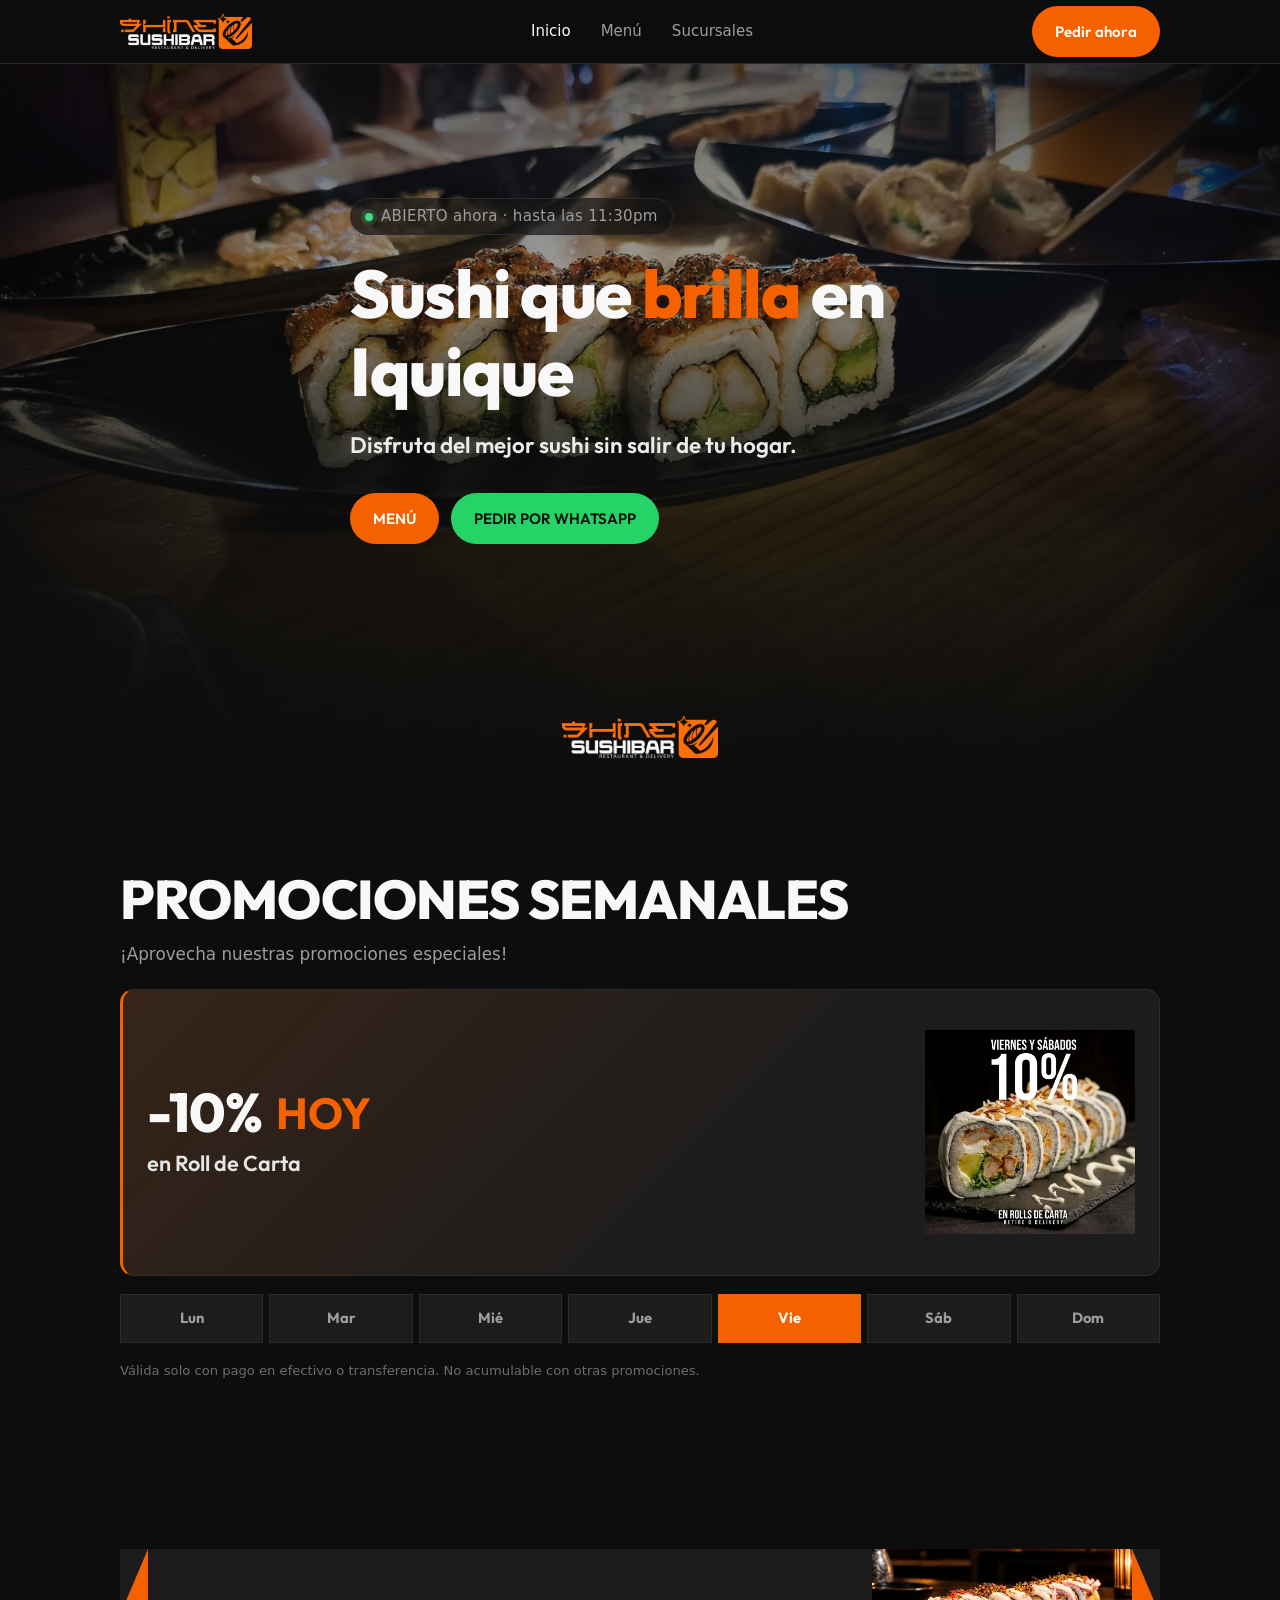
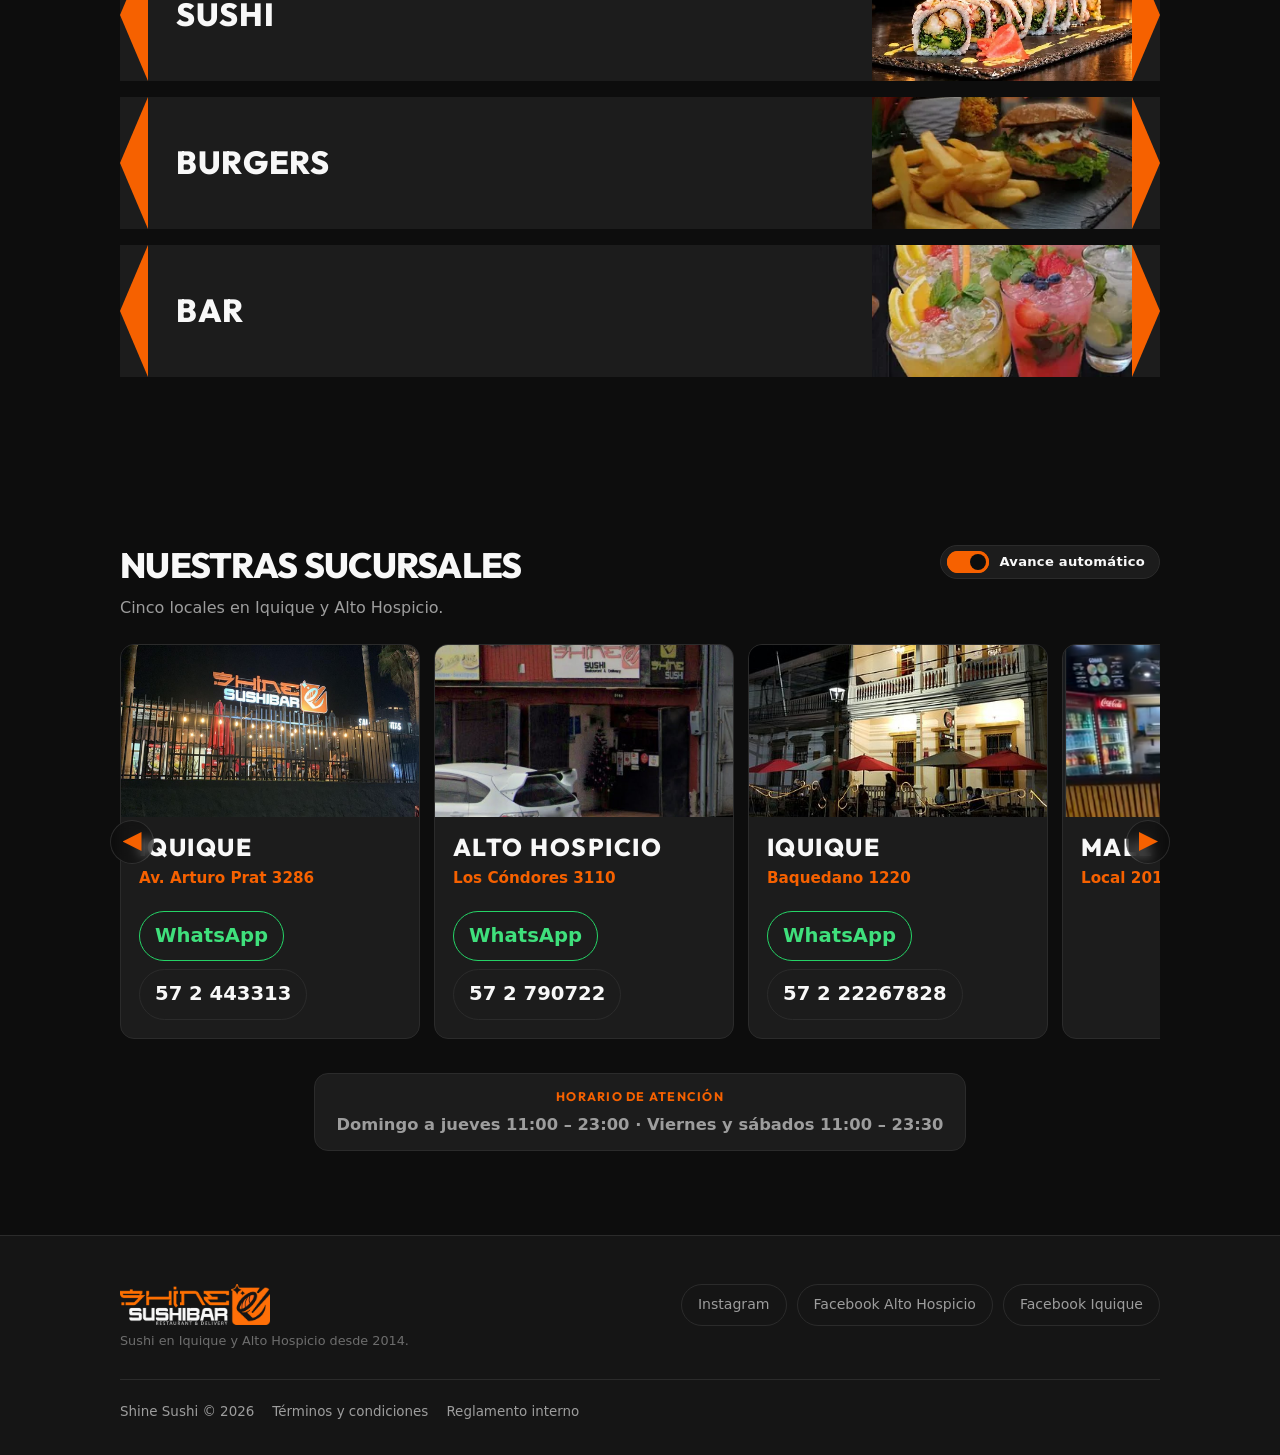
<file: index.html>
<!DOCTYPE html>
<html lang="es">
  <head>
    <meta charset="utf-8" />
    <meta name="viewport" content="width=device-width, initial-scale=1" />
    <title>Shine Sushi | Sushi en Iquique y Alto Hospicio</title>
    <meta
      name="description"
      content="Shine Sushi, sushi para servir, llevar o delivery en Iquique y Alto Hospicio. Revisa el menú completo y pide por WhatsApp."
    />
    <meta name="theme-color" content="#0d0d0d" />

    <link rel="icon" type="image/png" sizes="32x32" href="static/assets/marca/favicon-32.png" />
    <link rel="icon" type="image/png" sizes="96x96" href="static/assets/marca/favicon-96.png" />
    <link rel="apple-touch-icon" href="static/assets/marca/favicon-96.png" />

    <link rel="preconnect" href="https://fonts.googleapis.com" />
    <link rel="preconnect" href="https://fonts.gstatic.com" crossorigin />
    <link
      href="https://fonts.googleapis.com/css2?family=Open+Sans:wght@400;600;700&family=Outfit:wght@400;600;700;800&display=swap"
      rel="stylesheet"
    />

    <link rel="stylesheet" href="static/styles/styles.css" />
  </head>
  <body>
    <a class="saltar-al-contenido" href="#contenido">Saltar al contenido</a>

    <header class="header">
      <div class="contenedor header__interior">
        <a class="header__marca" href="index.html" aria-label="Shine Sushi, ir al inicio">
          <img
            class="header__logo"
            src="static/assets/marca/logo.webp"
            alt="Shine Sushi"
            width="800"
            height="217"
          />
        </a>

        <nav class="header__nav" aria-label="Navegación principal">
          <a class="header__enlace header__enlace--activo" href="index.html" aria-current="page">Inicio</a>
          <a class="header__enlace" href="menu.html">Menú</a>
          <a class="header__enlace" href="sucursales.html">Sucursales</a>
        </nav>

        <div class="header__acciones">
          <button class="boton boton--primario header__pedido" type="button" data-abrir-sucursal>
            Pedir ahora
          </button>

          <button
            class="hamburguesa"
            id="boton-menu"
            type="button"
            aria-expanded="false"
            aria-controls="nav-movil"
            aria-label="Abrir menú de navegación"
          >
            <span class="hamburguesa__linea"></span>
            <span class="hamburguesa__linea"></span>
            <span class="hamburguesa__linea"></span>
          </button>
        </div>
      </div>

    </header>

    <nav class="nav-movil" id="nav-movil" aria-label="Navegación móvil">
      <a class="nav-movil__enlace" href="index.html">Inicio</a>
      <a class="nav-movil__enlace" href="menu.html">Menú</a>
      <a class="nav-movil__enlace" href="sucursales.html">Sucursales</a>
    </nav>

    <main id="contenido">
      <section class="hero">
        <div class="hero__fondo" role="img" aria-label="Tako flameado de Shine Sushi"></div>
        <div class="hero__velo"></div>

        <img
          class="hero__emblema"
          src="static/assets/marca/logo.webp"
          alt=""
          aria-hidden="true"
          width="800"
          height="217"
        />

        <div class="contenedor hero__contenido">
          <p class="hero__etiqueta" id="estado" data-estado="desconocido">
            <span class="estado__punto" aria-hidden="true"></span>
            <span id="estado-texto">Consultando horario</span>
          </p>

          <h1 class="hero__titulo">Sushi que <span>brilla</span> en Iquique</h1>

          <p class="hero__bajada">Disfruta del mejor sushi sin salir de tu hogar.</p>

          <div class="hero__acciones">
            <a
              class="boton boton--primario"
              href="menu.html"
              aria-label="Ver el menú completo"
              >MENÚ</a
            >
            <button class="boton boton--whatsapp" type="button" data-abrir-sucursal>
              PEDIR POR WHATSAPP
            </button>
          </div>
        </div>
      </section>

      <section class="seccion promociones" id="promociones">
        <div class="contenedor">
          <h2 class="promociones__caption">PROMOCIONES SEMANALES</h2>

          <p class="promociones__bajada">¡Aprovecha nuestras promociones especiales!</p>

          <button class="promocion" type="button" data-abrir-flyer>
            <span class="promocion__texto">
              <span class="promocion__descuento" id="promocion-descuento">—</span>
              <span class="promocion__etiqueta" id="promocion-etiqueta">Hoy</span>
              <span class="promocion__detalle" id="promocion-detalle"></span>
            </span>

            <span class="promocion__flyer">
              <img
                class="promocion__imagen"
                id="promocion-imagen"
                src="static/assets/promociones/lunes.webp"
                alt=""
                width="516"
                height="558"
              />
            </span>
          </button>

          <div class="dias" id="dias" role="tablist" aria-label="Elegir el día de la semana">
            <button class="dia" type="button" role="tab" aria-selected="false" data-dia="1">Lun</button>
            <button class="dia" type="button" role="tab" aria-selected="false" data-dia="2">Mar</button>
            <button class="dia" type="button" role="tab" aria-selected="false" data-dia="3">Mié</button>
            <button class="dia" type="button" role="tab" aria-selected="false" data-dia="4">Jue</button>
            <button class="dia" type="button" role="tab" aria-selected="false" data-dia="5">Vie</button>
            <button class="dia" type="button" role="tab" aria-selected="false" data-dia="6">Sáb</button>
            <button class="dia" type="button" role="tab" aria-selected="false" data-dia="0">Dom</button>
          </div>

          <p class="promocion__legal">
            Válida solo con pago en efectivo o transferencia. No acumulable con otras promociones.
          </p>

          <noscript>
            <ul class="promocion__lista">
              <li>Lunes: 4x3 / 3x2 en Roll de Carta</li>
              <li>Martes: -10% en Tiraditos y Ceviche</li>
              <li>Miércoles y Jueves: -15% en Roll de Carta, Arma Tu Roll</li>
              <li>Viernes y Sábado: -10% en Roll de Carta</li>
              <li>Domingo: -10% en Tablas</li>
            </ul>
          </noscript>
        </div>
      </section>

      <section class="seccion cartas" id="cartas">
        <div class="contenedor">
          <a class="banda" href="menu.html#sushi">
            <span class="banda__punta" aria-hidden="true"></span>
            <span class="banda__nombre">Sushi</span>
            <img
              class="banda__imagen"
              src="static/assets/categorias/roll.webp"
              alt=""
              width="516"
              height="255"
            />
            <span class="banda__punta banda__punta--derecha" aria-hidden="true"></span>
          </a>

          <a class="banda" href="menu.html#burgers">
            <span class="banda__punta" aria-hidden="true"></span>
            <span class="banda__nombre">Burgers</span>
            <img
              class="banda__imagen"
              src="static/assets/categorias/burger.webp"
              alt=""
              width="355"
              height="223"
            />
            <span class="banda__punta banda__punta--derecha" aria-hidden="true"></span>
          </a>

          <a class="banda" href="menu.html#bar">
            <span class="banda__punta" aria-hidden="true"></span>
            <span class="banda__nombre">Bar</span>
            <img
              class="banda__imagen"
              src="static/assets/categorias/bar.webp"
              alt=""
              width="288"
              height="302"
            />
            <span class="banda__punta banda__punta--derecha" aria-hidden="true"></span>
          </a>
        </div>
      </section>

      <section class="seccion sucursales-destacadas" id="sucursales">
        <div class="contenedor">
          <div class="sucursales-destacadas__encabezado">
            <div>
              <h2 class="sucursales-destacadas__caption">NUESTRAS SUCURSALES</h2>
              <p class="sucursales-destacadas__bajada">Cinco locales en Iquique y Alto Hospicio.</p>
            </div>

            <button
              class="interruptor"
              type="button"
              role="switch"
              aria-checked="true"
              aria-controls="pista-sucursales"
            >
              <span class="interruptor__riel" aria-hidden="true"></span>
              <span class="interruptor__texto">Avance automático</span>
            </button>
          </div>

          <div class="carrusel carrusel--sucursales">
            <div class="carrusel__ventana">
              <button
                class="carrusel__flecha carrusel__flecha--izq"
                type="button"
                aria-label="Ver sucursales anteriores"
                hidden
              ></button>

              <ul class="carrusel__pista" id="pista-sucursales" data-carrusel-velocidad="40">
                <li
                  class="carrusel__celda sucursal"
                  data-coordenadas="-20.2506561,-70.1369835"
                  data-mapa-consulta="Av. Arturo Prat 3286, Iquique, Chile"
                  data-mapa-enlace="https://www.google.com/maps/place/Av.+Arturo+Prat+3286/@-20.2506561,-70.1369835,17z/data=!4m6!3m5!1s0x9152147a54a2e289:0xfafa69335016f513!8m2!3d-20.2506561!4d-70.1369835!16s%2Fg%2F11h01x3mgb"
                >
                  <img
                    class="sucursal__foto"
                    src="static/assets/sucursales/playabrava.png"
                    alt="Fachada de la sucursal Playa Brava de Shine Sushi"
                    width="594"
                    height="300"
                    loading="lazy"
                  />

                  <div class="sucursal__cuerpo">
                    <h3 class="sucursal__zona">
                      <button class="sucursal__detalle" type="button" data-abrir-detalle>
                        Iquique
                      </button>
                    </h3>
                    <p class="sucursal__direccion">Av. Arturo Prat 3286</p>

                    <div class="sucursal__acciones">
                      <a
                        class="sucursal__accion sucursal__accion--whatsapp"
                        href="https://wa.me/56572443313"
                        target="_blank"
                        rel="noopener"
                        >WhatsApp</a
                      >
                      <a class="sucursal__accion" href="tel:+56572443313">57 2 443313</a>
                    </div>
                  </div>
                </li>
                <li
                  class="carrusel__celda sucursal"
                  data-coordenadas="-20.2713410,-70.1046707"
                  data-mapa-consulta="Los Cóndores 3110, Alto Hospicio, Chile"
                >
                  <img
                    class="sucursal__foto"
                    src="static/assets/sucursales/altohospicio.png"
                    alt="Fachada de la sucursal Alto Hospicio de Shine Sushi"
                    width="529"
                    height="433"
                    loading="lazy"
                  />

                  <div class="sucursal__cuerpo">
                    <h3 class="sucursal__zona">
                      <button class="sucursal__detalle" type="button" data-abrir-detalle>
                        Alto Hospicio
                      </button>
                    </h3>
                    <p class="sucursal__direccion">Los Cóndores 3110</p>

                    <div class="sucursal__acciones">
                      <a
                        class="sucursal__accion sucursal__accion--whatsapp"
                        href="https://wa.me/56572790722"
                        target="_blank"
                        rel="noopener"
                        >WhatsApp</a
                      >
                      <a class="sucursal__accion" href="tel:+56572790722">57 2 790722</a>
                    </div>
                  </div>
                </li>
                <li
                  class="carrusel__celda sucursal"
                  data-coordenadas="-20.2197429,-70.1522836"
                  data-mapa-consulta="Baquedano 1220, Iquique, Chile"
                >
                  <img
                    class="sucursal__foto"
                    src="static/assets/sucursales/baquedano.jpg"
                    alt="Fachada de la sucursal Baquedano de Shine Sushi"
                    width="400"
                    height="300"
                    loading="lazy"
                  />

                  <div class="sucursal__cuerpo">
                    <h3 class="sucursal__zona">
                      <button class="sucursal__detalle" type="button" data-abrir-detalle>
                        Iquique
                      </button>
                    </h3>
                    <p class="sucursal__direccion">Baquedano 1220</p>

                    <div class="sucursal__acciones">
                      <a
                        class="sucursal__accion sucursal__accion--whatsapp"
                        href="https://wa.me/56222267828"
                        target="_blank"
                        rel="noopener"
                        >WhatsApp</a
                      >
                      <a class="sucursal__accion" href="tel:+56222267828">57 2 22267828</a>
                    </div>
                  </div>
                </li>
                <li
                  class="carrusel__celda sucursal"
                  data-coordenadas="-20.2327283,-70.1427897"
                  data-mapa-consulta="Av. Héroes de la Concepción 2555, 1110003 Iquique, Tarapacá"
                  data-mapa-enlace="https://www.google.com/maps/place/Mall+Plaza+Iquique/@-20.2327283,-70.1427897,17z/data=!4m6!3m5!1s0x915215bc3efe03d9:0xe1c9577a6f8ed42c!8m2!3d-20.2327283!4d-70.1427897!16s%2Fg%2F11bcf30ysz"
                >
                  <img
                    class="sucursal__foto"
                    src="static/assets/sucursales/mallplaza.png"
                    alt="Fachada de Shine Sushi en Mall Plaza"
                    width="374"
                    height="410"
                    loading="lazy"
                  />

                  <div class="sucursal__cuerpo">
                    <h3 class="sucursal__zona">
                      <button class="sucursal__detalle" type="button" data-abrir-detalle>
                        Mall Plaza
                      </button>
                    </h3>
                    <p
                      class="sucursal__direccion"
                      data-direccion-completa="Av. Héroes de la Concepción 2555 · Local 2017"
                    >
                      Local 2017
                    </p>
                  </div>
                </li>
                <li
                  class="carrusel__celda sucursal"
                  data-coordenadas="-20.2055071,-70.1384475"
                  data-mapa-consulta="Mall Zofri"
                  data-mapa-enlace="https://www.google.com/maps/place/Mall+Zofri/@-20.2055071,-70.1384475,17z/data=!4m6!3m5!1s0x915216a618afce3f:0x9fd6d76340bc46c9!8m2!3d-20.2055071!4d-70.1384475!16s%2Fg%2F11b7tvrtp7"
                >
                  <img
                    class="sucursal__foto"
                    src="static/assets/sucursales/mallzofri.png"
                    alt="Fachada de Shine Sushi en Mall Zofri"
                    width="249"
                    height="336"
                    loading="lazy"
                  />

                  <div class="sucursal__cuerpo">
                    <h3 class="sucursal__zona">
                      <button class="sucursal__detalle" type="button" data-abrir-detalle>
                        Mall Zofri
                      </button>
                    </h3>
                    <p
                      class="sucursal__direccion"
                      data-direccion-completa="EDIFICIO CONVENCIONES S/N RECINTO AMURALLADO · Local 302"
                    >
                      Local 302
                    </p>
                  </div>
                </li>
              </ul>

              <button
                class="carrusel__flecha carrusel__flecha--der"
                type="button"
                aria-label="Ver más sucursales"
                hidden
              ></button>
            </div>
          </div>

          <div class="horario">
            <p class="horario__titulo">Horario de atención</p>
            <p class="horario__texto">
              Domingo a jueves 11:00 – 23:00 · Viernes y sábados 11:00 – 23:30
            </p>
          </div>
        </div>
      </section>

    </main>

    <footer class="footer">
      <div class="contenedor footer__interior">
        <div>
          <img
            class="footer__logo"
            src="static/assets/marca/logo.webp"
            alt="Shine Sushi"
            width="800"
            height="217"
          />
          <p class="footer__credito">Sushi en Iquique y Alto Hospicio desde 2014.</p>
        </div>

        <div class="footer__redes">
          <a class="footer__red" href="https://www.instagram.com/shinesushi/">Instagram</a>
          <a
            class="footer__red"
            href="https://www.facebook.com/search/top?q=Shine%20Sushi%20Alto%20Hospicio"
            >Facebook Alto Hospicio</a
          >
          <a
            class="footer__red"
            href="https://www.facebook.com/search/top?q=Shine%20Sushi%20Iquique"
            >Facebook Iquique</a
          >
        </div>
      </div>

      <div class="contenedor">
        <div class="footer__legal">
          <span>Shine Sushi © 2026</span>
          <a href="terminos-y-condiciones.html">Términos y condiciones</a>
          <a href="reglamento-interno.html">Reglamento interno</a>
        </div>
      </div>
    </footer>

    <dialog class="dialogo" id="dialogo-sucursal" aria-labelledby="dialogo-titulo">
      <div class="dialogo__panel">
        <button
          class="dialogo__cerrar"
          type="button"
          data-cerrar-sucursal
          aria-label="Cerrar"
        >
          ×
        </button>

        <h2 class="dialogo__titulo" id="dialogo-titulo">Elija una sucursal</h2>

        <div class="dialogo__opciones">
          <a class="opcion-sucursal opcion-sucursal--rojo" href="https://wa.me/56572443313">
            Whatsapp Playa Brava
          </a>

          <a class="opcion-sucursal opcion-sucursal--azul" href="https://wa.me/56222267828">
            WhatsApp Baquedano
          </a>

          <a class="opcion-sucursal opcion-sucursal--blanco" href="https://wa.me/56572790722">
            Whatsapp Alto Hospicio
          </a>
        </div>
      </div>
    </dialog>

    <dialog class="dialogo dialogo--flyer" id="dialogo-flyer" aria-label="Flyer de la promoción">
      <button class="flyer__cerrar" type="button" data-cerrar-flyer aria-label="Cerrar">×</button>
      <img
        class="flyer__imagen"
        id="flyer-imagen"
        src="static/assets/promociones/lunes.webp"
        alt=""
        width="516"
        height="558"
      />
    </dialog>

    <dialog
      class="dialogo dialogo--detalle"
      id="dialogo-detalle-sucursal"
      aria-labelledby="detalle-titulo"
    >
      <div class="dialogo__panel">
        <button
          class="dialogo__cerrar"
          type="button"
          data-cerrar-detalle
          aria-label="Cerrar"
        >
          ×
        </button>

        <img class="detalle__foto" id="detalle-foto" alt="" />

        <h2 class="dialogo__titulo detalle__titulo" id="detalle-titulo"></h2>

        <p class="detalle__direccion" id="detalle-direccion"></p>

        <div class="detalle__acciones" id="detalle-acciones">
          <a class="sucursal__accion" id="detalle-fono" href=""></a>
          <a
            class="sucursal__accion sucursal__accion--whatsapp"
            id="detalle-whatsapp"
            href=""
            target="_blank"
            rel="noopener"
            >WhatsApp</a
          >
        </div>

        <div class="detalle__mapa" id="detalle-mapa" hidden>
          <iframe
            class="detalle__mapa-marco"
            id="detalle-mapa-marco"
            title="Vista previa de la ubicación en Google Maps"
            referrerpolicy="no-referrer-when-downgrade"
          ></iframe>

          <a
            class="detalle__mapa-enlace"
            id="detalle-mapa-enlace"
            href=""
            target="_blank"
            rel="noopener"
          >
            <span class="detalle__mapa-texto">Ver en Google Maps</span>
          </a>
        </div>
      </div>
    </dialog>

    <script type="module" src="static/js/app.js"></script>
  </body>
</html>
</file>
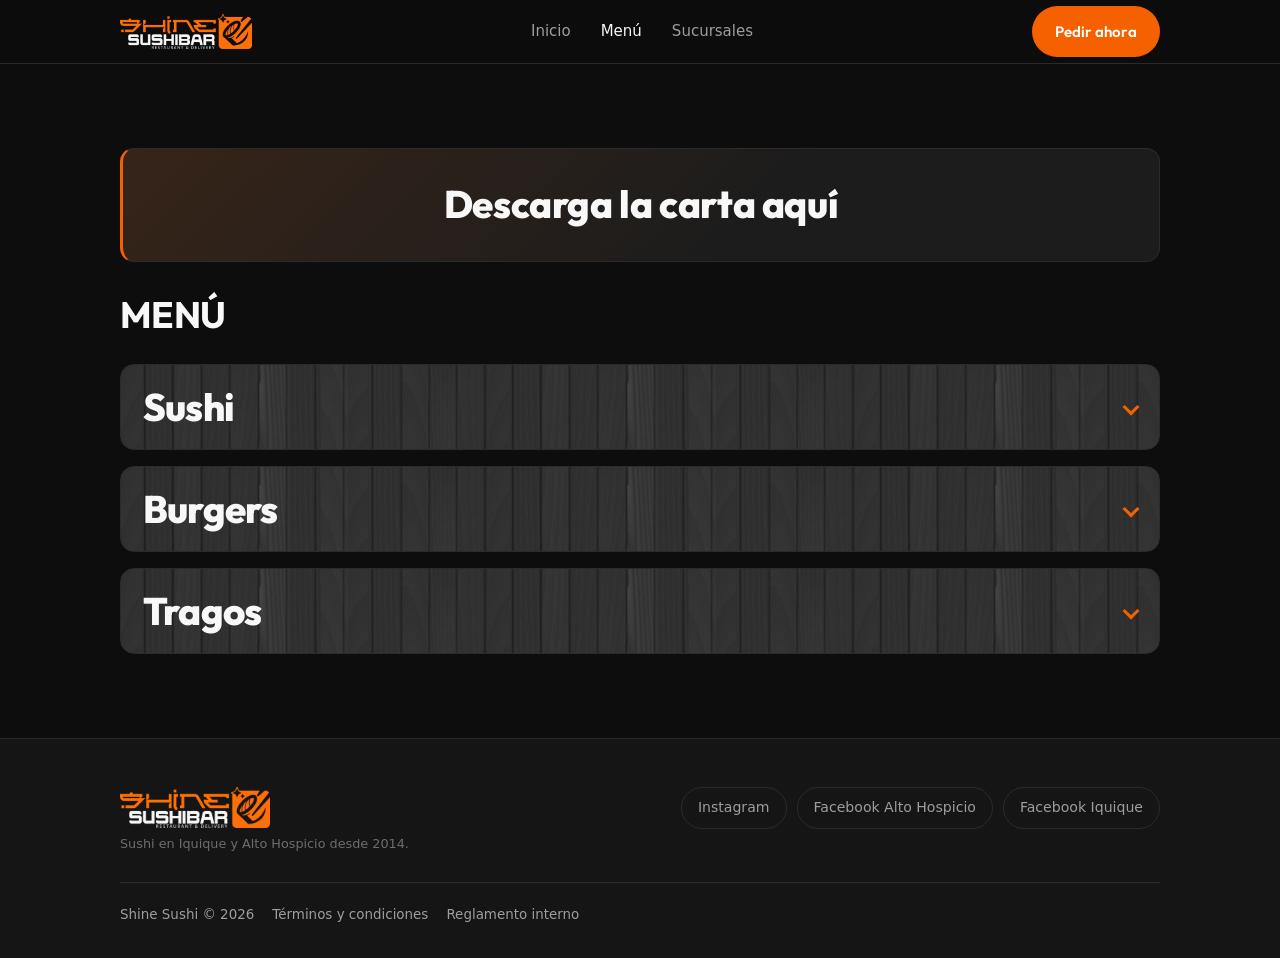
<file: menu.html>
<!DOCTYPE html>
<html lang="es">
  <head>
    <meta charset="utf-8" />
    <meta name="viewport" content="width=device-width, initial-scale=1" />
    <title>Menú | Shine Sushi</title>
    <meta
      name="description"
      content="Menú completo de Shine Sushi: rolls, handrolls, tablas, hamburguesas y bar. Iquique y Alto Hospicio."
    />
    <meta name="theme-color" content="#0d0d0d" />

    <link rel="icon" type="image/png" sizes="32x32" href="static/assets/marca/favicon-32.png" />
    <link rel="icon" type="image/png" sizes="96x96" href="static/assets/marca/favicon-96.png" />
    <link rel="apple-touch-icon" href="static/assets/marca/favicon-96.png" />

    <link rel="preconnect" href="https://fonts.googleapis.com" />
    <link rel="preconnect" href="https://fonts.gstatic.com" crossorigin />
    <link
      href="https://fonts.googleapis.com/css2?family=Open+Sans:wght@400;600;700&family=Outfit:wght@400;600;700;800&display=swap"
      rel="stylesheet"
    />

    <link rel="stylesheet" href="static/styles/styles.css" />
  </head>
  <body>
    <a class="saltar-al-contenido" href="#contenido">Saltar al contenido</a>

    <header class="header">
      <div class="contenedor header__interior">
        <a class="header__marca" href="index.html" aria-label="Shine Sushi, ir al inicio">
          <img
            class="header__logo"
            src="static/assets/marca/logo.webp"
            alt="Shine Sushi"
            width="800"
            height="217"
          />
        </a>

        <nav class="header__nav" aria-label="Navegación principal">
          <a class="header__enlace" href="index.html">Inicio</a>
          <a class="header__enlace header__enlace--activo" href="menu.html" aria-current="page"
            >Menú</a
          >
          <a class="header__enlace" href="sucursales.html">Sucursales</a>
        </nav>

        <div class="header__acciones">
          <button class="boton boton--primario header__pedido" type="button" data-abrir-sucursal>
            Pedir ahora
          </button>

          <button
            class="hamburguesa"
            id="boton-menu"
            type="button"
            aria-expanded="false"
            aria-controls="nav-movil"
            aria-label="Abrir menú de navegación"
          >
            <span class="hamburguesa__linea"></span>
            <span class="hamburguesa__linea"></span>
            <span class="hamburguesa__linea"></span>
          </button>
        </div>
      </div>
    </header>

    <nav class="nav-movil" id="nav-movil" aria-label="Navegación móvil">
      <a class="nav-movil__enlace" href="index.html">Inicio</a>
      <a class="nav-movil__enlace" href="menu.html">Menú</a>
      <a class="nav-movil__enlace" href="sucursales.html">Sucursales</a>
    </nav>

    <main id="contenido">
      <section class="seccion seccion-descarga">
        <div class="contenedor">
          <button class="descarga-carta" type="button" data-abrir-cartas>
            <span class="descarga-carta__texto">Descarga la carta aquí</span>
          </button>
        </div>
      </section>

      <section class="seccion menu-encabezado">
        <div class="contenedor">
          <h1 class="seccion__titulo">MENÚ</h1>
        </div>
      </section>

      <section class="seccion menu-catalogo">
        <div class="contenedor">
          <details class="catalogo__categoria" id="sushi">
            <summary class="catalogo__cabecera">
              <h2 class="catalogo__titulo">Sushi</h2>
              <span aria-hidden="true" class="catalogo__indicador"></span>
            </summary>
            <div class="catalogo__cuerpo">
              <section class="catalogo__bloque">
                <div class="carrusel">
                  <h3 class="carrusel__badge">Piqueos</h3>
                  <div class="carrusel__ventana">
                    <button aria-label="Ver productos anteriores" class="carrusel__flecha carrusel__flecha--izq" hidden="" type="button">
                    </button>
                    <ul class="carrusel__pista">
                      <li class="carrusel__celda">
                        <div class="carrusel__marco">
                          <img alt="" class="carrusel__foto" decoding="async" height="300" loading="lazy" src="static/assets/productos/sushi/gyosas_pollo_cerdo.webp" width="400"/>
                        </div>
                        <p class="carrusel__titulo">Gyosas de Pollo/Cerdo <span class="parentesis">(6 unid)</span></p>
                        <p class="carrusel__detalle">Empanaditas orientales fritas o salteadas selladas en mantequilla rellenas de pollo o cerdo</p>
                        <span class="carrusel__precio">$6.200</span>
                      </li>
                      <li class="carrusel__celda">
                        <div class="carrusel__marco">
                          <img alt="" class="carrusel__foto" decoding="async" height="300" loading="lazy" src="static/assets/productos/sushi/gyosas_camaron.webp" width="400"/>
                        </div>
                        <p class="carrusel__titulo">Gyosas de Camarón <span class="parentesis">(6 unid)</span></p>
                        <p class="carrusel__detalle">Empanaditas orientales fritas o salteadas selladas en mantequilla rellenas de camarón</p>
                        <span class="carrusel__precio">$6.800</span>
                      </li>
                      <li class="carrusel__celda">
                        <div class="carrusel__marco">
                          <img alt="" class="carrusel__foto" decoding="async" height="300" loading="lazy" src="static/assets/productos/sushi/crunchball_pollo.webp" width="400"/>
                        </div>
                        <p class="carrusel__titulo">Crunch Ball Pollo <span class="parentesis">(4 unid)</span></p>
                        <p class="carrusel__detalle">Bolas de arroz crujientes rellenas de pollo, queso crema y cebollín</p>
                        <span class="carrusel__precio">$6.500</span>
                      </li>
                      <li class="carrusel__celda">
                        <div class="carrusel__marco">
                          <img alt="" class="carrusel__foto" decoding="async" height="300" loading="lazy" src="static/assets/productos/sushi/crunchball_salmon_camaron.webp" width="400"/>
                        </div>
                        <p class="carrusel__titulo">Crunch Ball Camarón o Salmón <span class="parentesis">(4 unid)</span></p>
                        <p class="carrusel__detalle">Bolas de arroz crujientes rellenas de salmón o camarón, queso crema y cebollín</p>
                        <span class="carrusel__precio">$6.800</span>
                      </li>
                      <li class="carrusel__celda">
                        <div class="carrusel__marco">
                          <img alt="" class="carrusel__foto" decoding="async" height="300" loading="lazy" src="static/assets/productos/sushi/camarones_furay.webp" width="400"/>
                        </div>
                        <p class="carrusel__titulo">Camarones Furay <span class="parentesis">(8 unid)</span></p>
                        <p class="carrusel__detalle">Bastones fritos de camarones ecuatoriano apanados en panko</p>
                        <span class="carrusel__precio">$6.500</span>
                      </li>
                      <li class="carrusel__celda">
                        <div class="carrusel__marco">
                          <img alt="" class="carrusel__foto" decoding="async" height="300" loading="lazy" src="static/assets/productos/sushi/pollo_furay.webp" width="400"/>
                        </div>
                        <p class="carrusel__titulo">Chicken Furay <span class="parentesis">(8 unid)</span></p>
                        <p class="carrusel__detalle">Bastones de pollo crujientes apanados en panko</p>
                        <span class="carrusel__precio">$6.500</span>
                      </li>
                      <li class="carrusel__celda">
                        <div class="carrusel__marco">
                          <img alt="" class="carrusel__foto" decoding="async" height="300" loading="lazy" src="static/assets/productos/sushi/arrollado_primavera.webp" width="400"/>
                        </div>
                        <p class="carrusel__titulo">Arrollado Primavera <span class="parentesis">(6 unid)</span></p>
                        <span class="carrusel__precio">$6.500</span>
                      </li>
                      <li class="carrusel__celda">
                        <div class="carrusel__marco">
                          <img alt="" class="carrusel__foto" decoding="async" height="300" loading="lazy" src="static/assets/productos/sushi/arrollado_jamon_queso.webp" width="400"/>
                        </div>
                        <p class="carrusel__titulo">Arrollado Jamón/Queso <span class="parentesis">(6 unid)</span></p>
                        <span class="carrusel__precio">$6.500</span>
                      </li>
                    </ul>
                    <button aria-label="Ver productos siguientes" class="carrusel__flecha carrusel__flecha--der" hidden="" type="button">
                    </button>
                  </div>
                </div>
              </section>
              <section class="catalogo__bloque">
                <h3 class="catalogo__bloque-titulo">Piezas sueltas</h3>
                <div class="carrusel">
                  <h4 class="carrusel__badge">Nigiris</h4>
                  <div class="carrusel__ventana">
                    <button aria-label="Ver productos anteriores" class="carrusel__flecha carrusel__flecha--izq" hidden="" type="button">
                    </button>
                    <ul class="carrusel__pista">
                      <li class="carrusel__celda">
                        <div class="carrusel__marco">
                          <img alt="" class="carrusel__foto" decoding="async" height="300" loading="lazy" src="static/assets/productos/sushi/nigiri_camaron.webp" width="400"/>
                        </div>
                        <p class="carrusel__titulo">Nigiri Camarón <span class="parentesis">(2 unid)</span></p>
                        <p class="carrusel__detalle">Nigiri de camarón fresco</p>
                        <span class="carrusel__precio">$2.900</span>
                      </li>
                      <li class="carrusel__celda">
                        <div class="carrusel__marco">
                          <img alt="" class="carrusel__foto" decoding="async" height="300" loading="lazy" src="static/assets/productos/sushi/nigiri_salmon.webp" width="400"/>
                        </div>
                        <p class="carrusel__titulo">Nigiri Salmón <span class="parentesis">(2 unid)</span></p>
                        <p class="carrusel__detalle">Nigiri de salmón fresco</p>
                        <span class="carrusel__precio">$2.900</span>
                      </li>
                      <li class="carrusel__celda">
                        <div class="carrusel__marco">
                          <img alt="" class="carrusel__foto" decoding="async" height="300" loading="lazy" src="static/assets/productos/sushi/nigiri_pulpo.webp" width="400"/>
                        </div>
                        <p class="carrusel__titulo">Nigiri Pulpo <span class="parentesis">(2 unid)</span></p>
                        <p class="carrusel__detalle">Nigiri de pulpo fresco</p>
                        <span class="carrusel__precio">$2.900</span>
                      </li>
                      <li class="carrusel__celda">
                        <div class="carrusel__marco">
                          <img alt="" class="carrusel__foto" decoding="async" height="300" loading="lazy" src="static/assets/productos/placeholder-producto.svg" width="400"/>
                        </div>
                        <p class="carrusel__titulo">Nigiri Furay <span class="parentesis">(2 unid)</span></p>
                        <p class="carrusel__detalle">Nigiri de camarón frito crujiente en panko</p>
                        <span class="carrusel__precio">$3.100</span>
                      </li>
                      <li class="carrusel__celda">
                        <div class="carrusel__marco">
                          <img alt="" class="carrusel__foto" decoding="async" height="300" loading="lazy" src="static/assets/productos/sushi/nigiri_parrillero.webp" width="400"/>
                        </div>
                        <p class="carrusel__titulo">Nigiri Parrillero <span class="parentesis">(2 unid)</span></p>
                        <p class="carrusel__detalle">Nigiri de carne con chimichurri flameado</p>
                        <span class="carrusel__precio">$3.300</span>
                      </li>
                    </ul>
                    <button aria-label="Ver productos siguientes" class="carrusel__flecha carrusel__flecha--der" hidden="" type="button">
                    </button>
                  </div>
                </div>
                <div class="carrusel">
                  <h4 class="carrusel__badge">Sashimis</h4>
                  <div class="carrusel__ventana">
                    <button aria-label="Ver productos anteriores" class="carrusel__flecha carrusel__flecha--izq" hidden="" type="button">
                    </button>
                    <ul class="carrusel__pista">
                      <li class="carrusel__celda">
                        <div class="carrusel__marco">
                          <img alt="" class="carrusel__foto" decoding="async" height="300" loading="lazy" src="static/assets/productos/sushi/sashimi_salmon.webp" width="400"/>
                        </div>
                        <p class="carrusel__titulo">Sashimi Salmón <span class="parentesis">(5 unid)</span></p>
                        <p class="carrusel__detalle">5 cortes de salmón fresco</p>
                        <span class="carrusel__precio">$6.800</span>
                      </li>
                      <li class="carrusel__celda">
                        <div class="carrusel__marco">
                          <img alt="" class="carrusel__foto" decoding="async" height="300" loading="lazy" src="static/assets/productos/sushi/sashimi_pulpo.webp" width="400"/>
                        </div>
                        <p class="carrusel__titulo">Sashimi Pulpo <span class="parentesis">(5 unid)</span></p>
                        <p class="carrusel__detalle">5 cortes de pulpo</p>
                        <span class="carrusel__precio">$7.900</span>
                      </li>
                      <li class="carrusel__celda">
                        <div class="carrusel__marco">
                          <img alt="" class="carrusel__foto" decoding="async" height="300" loading="lazy" src="static/assets/productos/sushi/sashimi_atun.webp" width="400"/>
                        </div>
                        <p class="carrusel__titulo">Sashimi Atún <span class="parentesis">(5 unid)</span></p>
                        <p class="carrusel__detalle">5 cortes de atún fresco</p>
                        <span class="carrusel__precio">$7.600</span>
                      </li>
                    </ul>
                    <button aria-label="Ver productos siguientes" class="carrusel__flecha carrusel__flecha--der" hidden="" type="button">
                    </button>
                  </div>
                </div>
                <div class="carrusel">
                  <h4 class="carrusel__badge">Handrolls</h4>
                  <div class="carrusel__ventana">
                    <button aria-label="Ver productos anteriores" class="carrusel__flecha carrusel__flecha--izq" hidden="" type="button">
                    </button>
                    <ul class="carrusel__pista">
                      <li class="carrusel__celda">
                        <div class="carrusel__marco">
                          <img alt="" class="carrusel__foto" decoding="async" height="300" loading="lazy" src="static/assets/productos/sushi/handroll_pollo.webp" width="400"/>
                        </div>
                        <p class="carrusel__titulo">Handroll Pollo</p>
                        <p class="carrusel__detalle">Roll entero relleno de pollo teriyaki, queso crema y cebollín</p>
                        <span class="carrusel__precio">$5.400</span>
                      </li>
                      <li class="carrusel__celda">
                        <div class="carrusel__marco">
                          <img alt="" class="carrusel__foto" decoding="async" height="300" loading="lazy" src="static/assets/productos/sushi/handroll_camaron.webp" width="400"/>
                        </div>
                        <p class="carrusel__titulo">Handroll Camarón</p>
                        <p class="carrusel__detalle">Roll entero relleno de camarón furay, queso crema y cebollín</p>
                        <span class="carrusel__precio">$5.800</span>
                      </li>
                      <li class="carrusel__celda">
                        <div class="carrusel__marco">
                          <img alt="" class="carrusel__foto" decoding="async" height="300" loading="lazy" src="static/assets/productos/sushi/handroll_champinon.webp" width="400"/>
                        </div>
                        <p class="carrusel__titulo">Handroll Champiñón</p>
                        <p class="carrusel__detalle">Roll entero relleno de champiñón, queso crema y cebollín</p>
                        <span class="carrusel__precio">$5.300</span>
                      </li>
                    </ul>
                    <button aria-label="Ver productos siguientes" class="carrusel__flecha carrusel__flecha--der" hidden="" type="button">
                    </button>
                  </div>
                </div>
                <div class="carrusel">
                  <h4 class="carrusel__badge">Hosomaki</h4>
                  <div class="carrusel__ventana">
                    <button aria-label="Ver productos anteriores" class="carrusel__flecha carrusel__flecha--izq" hidden="" type="button">
                    </button>
                    <ul class="carrusel__pista">
                      <li class="carrusel__celda">
                        <div class="carrusel__marco">
                          <img alt="" class="carrusel__foto" decoding="async" height="300" loading="lazy" src="static/assets/productos/placeholder-producto.svg" width="400"/>
                        </div>
                        <p class="carrusel__titulo">Hosomaki</p>
                        <p class="carrusel__detalle">Envuelto en nori</p>
                        <span class="carrusel__precio">$4.500</span>
                      </li>
                      <li class="carrusel__celda">
                        <div class="carrusel__marco">
                          <img alt="" class="carrusel__foto" decoding="async" height="300" loading="lazy" src="static/assets/productos/sushi/hosomaki_cheese.webp" width="400"/>
                        </div>
                        <p class="carrusel__titulo">Hosomaki Cheese</p>
                        <p class="carrusel__detalle">Envuelto en nori y queso crema</p>
                        <span class="carrusel__precio">$5.500</span>
                      </li>
                      <li class="carrusel__celda">
                        <div class="carrusel__marco">
                          <img alt="" class="carrusel__foto" decoding="async" height="300" loading="lazy" src="static/assets/productos/sushi/hosomaki_furay.webp" width="400"/>
                        </div>
                        <p class="carrusel__titulo">Hosomaki Furay</p>
                        <p class="carrusel__detalle">Envuelto en nori empanizado en panko</p>
                        <span class="carrusel__precio">$5.000</span>
                      </li>
                      <li class="carrusel__celda">
                        <div class="carrusel__marco">
                          <img alt="" class="carrusel__foto" decoding="async" height="300" loading="lazy" src="static/assets/productos/placeholder-producto.svg" width="400"/>
                        </div>
                        <p class="carrusel__titulo">Hosomaki 1 Envoltura + 1 Relleno</p>
                        <p class="carrusel__detalle">Rellenos a elección: Carne con queso crema, Camarón con queso crema, Kanikama con queso crema, Pollo con queso crema, Pulpo con queso crema, Salmón con queso crema</p>
                        <span class="carrusel__precio">$6.500</span>
                      </li>
                    </ul>
                    <button aria-label="Ver productos siguientes" class="carrusel__flecha carrusel__flecha--der" hidden="" type="button">
                    </button>
                  </div>
                </div>
                <div class="carrusel">
                  <h4 class="carrusel__badge">Gunkan</h4>
                  <div class="carrusel__ventana">
                    <button aria-label="Ver productos anteriores" class="carrusel__flecha carrusel__flecha--izq" hidden="" type="button">
                    </button>
                    <ul class="carrusel__pista">
                      <li class="carrusel__celda">
                        <div class="carrusel__marco">
                          <img alt="" class="carrusel__foto" decoding="async" height="300" loading="lazy" src="static/assets/productos/sushi/gunkan_sake.webp" width="400"/>
                        </div>
                        <p class="carrusel__titulo">Gunkan Sake <span class="parentesis">(2 unid)</span></p>
                        <p class="carrusel__detalle">Arroz japonés envuelto en fresco salmón relleno de queso crema y tartar de salmón</p>
                        <span class="carrusel__precio">$4.000</span>
                      </li>
                      <li class="carrusel__celda">
                        <div class="carrusel__marco">
                          <img alt="" class="carrusel__foto" decoding="async" height="300" loading="lazy" src="static/assets/productos/placeholder-producto.svg" width="400"/>
                        </div>
                        <p class="carrusel__titulo">Gunkan Frutal <span class="parentesis">(2 unid)</span></p>
                        <p class="carrusel__detalle">Arroz japonés envuelto de mango relleno de queso crema y frutilla cremosa con toques de maracuyá</p>
                        <span class="carrusel__precio">$4.400</span>
                      </li>
                      <li class="carrusel__celda">
                        <div class="carrusel__marco">
                          <img alt="" class="carrusel__foto" decoding="async" height="300" loading="lazy" src="static/assets/productos/sushi/gunkan_avocado.webp" width="400"/>
                        </div>
                        <p class="carrusel__titulo">Gunkan Avocado <span class="parentesis">(2 unid)</span></p>
                        <p class="carrusel__detalle">Arroz japonés envuelto de lámina de palta relleno de queso crema y camarón salteado en mantequilla</p>
                        <span class="carrusel__precio">$3.900</span>
                      </li>
                      <li class="carrusel__celda">
                        <div class="carrusel__marco">
                          <img alt="" class="carrusel__foto" decoding="async" height="300" loading="lazy" src="static/assets/productos/placeholder-producto.svg" width="400"/>
                        </div>
                        <p class="carrusel__titulo">Gunkan Tartar Sake <span class="parentesis">(2 unid)</span></p>
                        <p class="carrusel__detalle">Arroz japonés envuelto en nori relleno de cubitos de palta hass y tartar de salmón en nuestra deliciosa salsa acevichada</p>
                        <span class="carrusel__precio">$4.400</span>
                      </li>
                    </ul>
                    <button aria-label="Ver productos siguientes" class="carrusel__flecha carrusel__flecha--der" hidden="" type="button">
                    </button>
                  </div>
                </div>
              </section>
              <section class="catalogo__bloque">
                <h3 class="catalogo__bloque-titulo">Rolls</h3>
                <div class="carrusel">
                  <h4 class="carrusel__badge">Rolls Especiales</h4>
                  <div class="carrusel__ventana">
                    <button aria-label="Ver productos anteriores" class="carrusel__flecha carrusel__flecha--izq" hidden="" type="button">
                    </button>
                    <ul class="carrusel__pista">
                      <li class="carrusel__celda">
                        <div class="carrusel__marco">
                          <img alt="" class="carrusel__foto" decoding="async" height="300" loading="lazy" src="static/assets/productos/placeholder-producto.svg" width="400"/>
                        </div>
                        <p class="carrusel__titulo">Spacy Heaven</p>
                        <p class="carrusel__detalle">Tartar de pulpo y salmón mitad spacy y mitad acevichado, camarón furay, queso y palta</p>
                        <span class="carrusel__precio">$9.100</span>
                      </li>
                      <li class="carrusel__celda">
                        <div class="carrusel__marco">
                          <img alt="" class="carrusel__foto" decoding="async" height="300" loading="lazy" src="static/assets/productos/placeholder-producto.svg" width="400"/>
                        </div>
                        <p class="carrusel__titulo">Roll a lo Pobre</p>
                        <p class="carrusel__detalle">Envuelto en panko y cubierto en papas hilo. Carne mechada, queso amarillo, tomate salteado</p>
                        <span class="carrusel__precio">$7.900</span>
                      </li>
                      <li class="carrusel__celda">
                        <div class="carrusel__marco">
                          <img alt="" class="carrusel__foto" decoding="async" height="300" loading="lazy" src="static/assets/productos/placeholder-producto.svg" width="400"/>
                        </div>
                        <p class="carrusel__titulo">Boss Sake</p>
                        <p class="carrusel__detalle">Coronado con corte de salmón sellado a la plancha fusionado con toques de sésamo. Relleno de camarón furay, queso crema y palta hass</p>
                        <span class="carrusel__precio">$8.400</span>
                      </li>
                      <li class="carrusel__celda">
                        <div class="carrusel__marco">
                          <img alt="" class="carrusel__foto" decoding="async" height="300" loading="lazy" src="static/assets/productos/placeholder-producto.svg" width="400"/>
                        </div>
                        <p class="carrusel__titulo">Sweet Roll</p>
                        <p class="carrusel__detalle">Panqueque de chocolate bañado en salsa chocolate. Relleno de mango, frutilla, queso crema endulzado</p>
                        <span class="carrusel__precio">$7.900</span>
                      </li>
                      <li class="carrusel__celda">
                        <div class="carrusel__marco">
                          <img alt="" class="carrusel__foto" decoding="async" height="300" loading="lazy" src="static/assets/productos/placeholder-producto.svg" width="400"/>
                        </div>
                        <p class="carrusel__titulo">Acevichado Roll</p>
                        <p class="carrusel__detalle">Bañado en salsa acevichada. Envuelto en palta hass y coronado con un mini ceviche. Relleno de camarón empanizado en panko, palta hass y cebollín</p>
                        <span class="carrusel__precio">$9.700</span>
                      </li>
                      <li class="carrusel__celda">
                        <div class="carrusel__marco">
                          <img alt="" class="carrusel__foto" decoding="async" height="300" loading="lazy" src="static/assets/productos/placeholder-producto.svg" width="400"/>
                        </div>
                        <p class="carrusel__titulo">Chick Hass</p>
                        <p class="carrusel__detalle">Roll sin arroz. Envuelto en palta y toques de sésamo. Pollo furay, palta, cebollín, queso crema</p>
                        <span class="carrusel__precio">$9.000</span>
                      </li>
                      <li class="carrusel__celda">
                        <div class="carrusel__marco">
                          <img alt="" class="carrusel__foto" decoding="async" height="300" loading="lazy" src="static/assets/productos/placeholder-producto.svg" width="400"/>
                        </div>
                        <p class="carrusel__titulo">Chizu Roll</p>
                        <p class="carrusel__detalle">Roll sin arroz. Envuelto en queso crema gratinado con toques de morrón y cebollín. Carne mechada, palta, pollo furay</p>
                        <span class="carrusel__precio">$8.800</span>
                      </li>
                      <li class="carrusel__celda">
                        <div class="carrusel__marco">
                          <img alt="" class="carrusel__foto" decoding="async" height="300" loading="lazy" src="static/assets/productos/placeholder-producto.svg" width="400"/>
                        </div>
                        <p class="carrusel__titulo">Sakekani Roll</p>
                        <p class="carrusel__detalle">Roll sin arroz. Envuelto en salmón coronado con tartar de kanikama y salsa spacy. Relleno de camarón empanizado en panko, queso crema y pepino</p>
                        <span class="carrusel__precio">$8.400</span>
                      </li>
                      <li class="carrusel__celda">
                        <div class="carrusel__marco">
                          <img alt="" class="carrusel__foto" decoding="async" height="300" loading="lazy" src="static/assets/productos/placeholder-producto.svg" width="400"/>
                        </div>
                        <p class="carrusel__titulo">Big Acevichado</p>
                        <p class="carrusel__detalle">¡Nuevo! Bañado en salsa acevichada, toques de canchita y camote hilo. Envuelto en palta hass y sésamo coronado con un mini ceviche shine. Relleno de camarón salteado, atún, palta hass</p>
                        <span class="carrusel__precio">$11.900</span>
                      </li>
                      <li class="carrusel__celda">
                        <div class="carrusel__marco">
                          <img alt="" class="carrusel__foto" decoding="async" height="300" loading="lazy" src="static/assets/productos/placeholder-producto.svg" width="400"/>
                        </div>
                        <p class="carrusel__titulo">Futocheese</p>
                        <p class="carrusel__detalle">Toques de almendra. Envuelto en queso crema. Camarón furay, palta hass, pollo furay, cebollín, queso crema</p>
                        <span class="carrusel__precio">$8.300</span>
                      </li>
                      <li class="carrusel__celda">
                        <div class="carrusel__marco">
                          <img alt="" class="carrusel__foto" decoding="async" height="300" loading="lazy" src="static/assets/productos/placeholder-producto.svg" width="400"/>
                        </div>
                        <p class="carrusel__titulo">Poli Roll</p>
                        <p class="carrusel__detalle">Envuelto en arcoiris de salmón, camarón, pulpo, palta. Camarón furay, pimentón, queso crema</p>
                        <span class="carrusel__precio">$9.400</span>
                      </li>
                      <li class="carrusel__celda">
                        <div class="carrusel__marco">
                          <img alt="" class="carrusel__foto" decoding="async" height="300" loading="lazy" src="static/assets/productos/placeholder-producto.svg" width="400"/>
                        </div>
                        <p class="carrusel__titulo">Takoflam</p>
                        <p class="carrusel__detalle">Envuelto en láminas de pulpo y chimichurri flambeado. Camarón furay, palta hass, cebollín</p>
                        <span class="carrusel__precio">$9.700</span>
                      </li>
                      <li class="carrusel__celda">
                        <div class="carrusel__marco">
                          <img alt="" class="carrusel__foto" decoding="async" height="300" loading="lazy" src="static/assets/productos/placeholder-producto.svg" width="400"/>
                        </div>
                        <p class="carrusel__titulo">Anticuchero Maki</p>
                        <p class="carrusel__detalle">Roll relleno de camarón furay y palta envuelto en atún cubierto en salsa anticuchera de ají colorado sin picante sopleteado y coronado con fresca chalaquita de cebolla morada cilantro con limón</p>
                        <span class="carrusel__precio">$9.800</span>
                      </li>
                      <li class="carrusel__celda">
                        <div class="carrusel__marco">
                          <img alt="" class="carrusel__foto" decoding="async" height="300" loading="lazy" src="static/assets/productos/placeholder-producto.svg" width="400"/>
                        </div>
                        <p class="carrusel__titulo">Lomo Saltado Maki</p>
                        <p class="carrusel__detalle">Roll envuelto en carne sopleteada con encebollada de lomo saltado y coronado con papas al hilo relleno de carne tempurizada de lomo marinada en salsa anticuchera sin picante y papas hilo</p>
                        <span class="carrusel__precio">$9.300</span>
                      </li>
                      <li class="carrusel__celda">
                        <div class="carrusel__marco">
                          <img alt="" class="carrusel__foto" decoding="async" height="300" loading="lazy" src="static/assets/productos/placeholder-producto.svg" width="400"/>
                        </div>
                        <p class="carrusel__titulo">Parme Maki</p>
                        <p class="carrusel__detalle">Con salsa acevichada. Roll relleno de salmón tempura, queso crema y palta coronado con un tartar de camarón, pulpo y queso parmesano sopleteado</p>
                        <span class="carrusel__precio">$9.300</span>
                      </li>
                      <li class="carrusel__celda">
                        <div class="carrusel__marco">
                          <img alt="" class="carrusel__foto" decoding="async" height="300" loading="lazy" src="static/assets/productos/placeholder-producto.svg" width="400"/>
                        </div>
                        <p class="carrusel__titulo">Purple Ebi</p>
                        <p class="carrusel__detalle">Bañado en salsa de olivos y camote hilo. Relleno de camarón salteado, palta hass y queso crema</p>
                        <span class="carrusel__precio">$7.700</span>
                      </li>
                      <li class="carrusel__celda">
                        <div class="carrusel__marco">
                          <img alt="" class="carrusel__foto" decoding="async" height="300" loading="lazy" src="static/assets/productos/placeholder-producto.svg" width="400"/>
                        </div>
                        <p class="carrusel__titulo">Serrano Maki</p>
                        <p class="carrusel__detalle">Bañado en salsa de carne. Relleno de carne mechada, queso crema y palta envuelto en jamón serrano</p>
                        <span class="carrusel__precio">$8.200</span>
                      </li>
                      <li class="carrusel__celda">
                        <div class="carrusel__marco">
                          <img alt="" class="carrusel__foto" decoding="async" height="300" loading="lazy" src="static/assets/productos/placeholder-producto.svg" width="400"/>
                        </div>
                        <p class="carrusel__titulo">Salmón Citrus</p>
                        <p class="carrusel__detalle">Bañado en salsa teriyaki. Roll relleno de camarón furay, queso crema y palta envuelto en salmón sopleteado coronado de finas láminas de limón</p>
                        <span class="carrusel__precio">$7.900</span>
                      </li>
                      <li class="carrusel__celda">
                        <div class="carrusel__marco">
                          <img alt="" class="carrusel__foto" decoding="async" height="300" loading="lazy" src="static/assets/productos/placeholder-producto.svg" width="400"/>
                        </div>
                        <p class="carrusel__titulo">Bataki</p>
                        <p class="carrusel__detalle">Roll relleno de camarón furay y palta cubierto en un delicioso batayaki de mariscos camarón pulpo y calamar salteado en mantequilla limón y vino blanco con toques de togarashi</p>
                        <span class="carrusel__precio">$9.100</span>
                      </li>
                      <li class="carrusel__celda">
                        <div class="carrusel__marco">
                          <img alt="" class="carrusel__foto" decoding="async" height="300" loading="lazy" src="static/assets/productos/placeholder-producto.svg" width="400"/>
                        </div>
                        <p class="carrusel__titulo">Mar y Tierra</p>
                        <p class="carrusel__detalle">Roll relleno de queso crema, camarón salteado y palta envuelto en delicioso jamón serrano</p>
                        <span class="carrusel__precio">$8.000</span>
                      </li>
                      <li class="carrusel__celda">
                        <div class="carrusel__marco">
                          <img alt="" class="carrusel__foto" decoding="async" height="300" loading="lazy" src="static/assets/productos/placeholder-producto.svg" width="400"/>
                        </div>
                        <p class="carrusel__titulo">Gratin Cheese</p>
                        <p class="carrusel__detalle">Envuelto en queso crema gratinado y toques de nueces. Pollo furay, palta, cebollín</p>
                        <span class="carrusel__precio">$7.500</span>
                      </li>
                      <li class="carrusel__celda">
                        <div class="carrusel__marco">
                          <img alt="" class="carrusel__foto" decoding="async" height="300" loading="lazy" src="static/assets/productos/placeholder-producto.svg" width="400"/>
                        </div>
                        <p class="carrusel__titulo">Futomine</p>
                        <p class="carrusel__detalle">Roll gigante envuelto en panko. Pulpo, camarón, salmón, cebollín, queso crema</p>
                        <span class="carrusel__precio">$9.700</span>
                      </li>
                      <li class="carrusel__celda">
                        <div class="carrusel__marco">
                          <img alt="" class="carrusel__foto" decoding="async" height="300" loading="lazy" src="static/assets/productos/placeholder-producto.svg" width="400"/>
                        </div>
                        <p class="carrusel__titulo">Mangoes</p>
                        <p class="carrusel__detalle">Envuelto en mango. Frutilla, camarón furay, queso crema</p>
                        <span class="carrusel__precio">$7.800</span>
                      </li>
                      <li class="carrusel__celda">
                        <div class="carrusel__marco">
                          <img alt="" class="carrusel__foto" decoding="async" height="300" loading="lazy" src="static/assets/productos/placeholder-producto.svg" width="400"/>
                        </div>
                        <p class="carrusel__titulo">Fruti Fruti</p>
                        <p class="carrusel__detalle">Bañado en salsa teriyaki. Envuelto en finas láminas de frutilla. Pollo furay, piña, queso crema</p>
                        <span class="carrusel__precio">$7.600</span>
                      </li>
                      <li class="carrusel__celda">
                        <div class="carrusel__marco">
                          <img alt="" class="carrusel__foto" decoding="async" height="300" loading="lazy" src="static/assets/productos/placeholder-producto.svg" width="400"/>
                        </div>
                        <p class="carrusel__titulo">Cheese Frutal</p>
                        <p class="carrusel__detalle">Con almendras caramelizadas. Envuelto en queso crema. Frutilla, mango, queso crema</p>
                        <span class="carrusel__precio">$7.500</span>
                      </li>
                      <li class="carrusel__celda">
                        <div class="carrusel__marco">
                          <img alt="" class="carrusel__foto" decoding="async" height="300" loading="lazy" src="static/assets/productos/placeholder-producto.svg" width="400"/>
                        </div>
                        <p class="carrusel__titulo">Futoshine</p>
                        <p class="carrusel__detalle">Con salsa de maracuyá. Envuelto en arcoiris de mango y queso crema. Pollo furay, frutilla, piña, queso crema, camarón furay</p>
                        <span class="carrusel__precio">$8.400</span>
                      </li>
                      <li class="carrusel__celda">
                        <div class="carrusel__marco">
                          <img alt="" class="carrusel__foto" decoding="async" height="300" loading="lazy" src="static/assets/productos/placeholder-producto.svg" width="400"/>
                        </div>
                        <p class="carrusel__titulo">Tartarin</p>
                        <p class="carrusel__detalle">Con salsa acevichada. Envuelto en nori tempurizado, coronado por tartar de salmón. Relleno de camarón furay, palta</p>
                        <span class="carrusel__precio">$8.500</span>
                      </li>
                      <li class="carrusel__celda">
                        <div class="carrusel__marco">
                          <img alt="" class="carrusel__foto" decoding="async" height="300" loading="lazy" src="static/assets/productos/placeholder-producto.svg" width="400"/>
                        </div>
                        <p class="carrusel__titulo">Quinuroll</p>
                        <p class="carrusel__detalle">Bañado en salsa maracuyá. Envuelto en queso crema y quinua confitada. Piña furay, mango, queso crema</p>
                        <span class="carrusel__precio">$7.500</span>
                      </li>
                      <li class="carrusel__celda">
                        <div class="carrusel__marco">
                          <img alt="" class="carrusel__foto" decoding="async" height="300" loading="lazy" src="static/assets/productos/placeholder-producto.svg" width="400"/>
                        </div>
                        <p class="carrusel__titulo">Futosake</p>
                        <p class="carrusel__detalle">Roll futomaki. Envuelto en nori: salmón, camarón, palta, pepino, cebollín, queso crema</p>
                        <span class="carrusel__precio">$7.800</span>
                      </li>
                      <li class="carrusel__celda">
                        <div class="carrusel__marco">
                          <img alt="" class="carrusel__foto" decoding="async" height="300" loading="lazy" src="static/assets/productos/placeholder-producto.svg" width="400"/>
                        </div>
                        <p class="carrusel__titulo">Futoniku</p>
                        <p class="carrusel__detalle">Futomaki en panko. Carne, pollo, camarón furay, cebollín, queso crema</p>
                        <span class="carrusel__precio">$8.400</span>
                      </li>
                      <li class="carrusel__celda">
                        <div class="carrusel__marco">
                          <img alt="" class="carrusel__foto" decoding="async" height="300" loading="lazy" src="static/assets/productos/placeholder-producto.svg" width="400"/>
                        </div>
                        <p class="carrusel__titulo">Huancaino Maki</p>
                        <p class="carrusel__detalle">Bañado en salsa huancaína. Roll relleno de pescado blanco frito en tempura, queso crema y pepino coronado con aceituna</p>
                        <span class="carrusel__precio">$8.500</span>
                      </li>
                    </ul>
                    <button aria-label="Ver productos siguientes" class="carrusel__flecha carrusel__flecha--der" hidden="" type="button">
                    </button>
                  </div>
                </div>
                <div class="carrusel">
                  <h4 class="carrusel__badge">Avocados</h4>
                  <div class="carrusel__ventana">
                    <button aria-label="Ver productos anteriores" class="carrusel__flecha carrusel__flecha--izq" hidden="" type="button">
                    </button>
                    <ul class="carrusel__pista">
                      <li class="carrusel__celda">
                        <div class="carrusel__marco">
                          <img alt="" class="carrusel__foto" decoding="async" height="300" loading="lazy" src="static/assets/productos/sushi/roll_paltayaki.webp" width="400"/>
                        </div>
                        <p class="carrusel__titulo">Paltayaki</p>
                        <p class="carrusel__detalle">Pollo teriyaki, queso crema, cebollín</p>
                        <span class="carrusel__precio">$7.100</span>
                      </li>
                      <li class="carrusel__celda">
                        <div class="carrusel__marco">
                          <img alt="" class="carrusel__foto" decoding="async" height="300" loading="lazy" src="static/assets/productos/placeholder-producto.svg" width="400"/>
                        </div>
                        <p class="carrusel__titulo">Terimito</p>
                        <p class="carrusel__detalle">Pollo teriyaki, palta, palmito</p>
                        <span class="carrusel__precio">$7.000</span>
                      </li>
                      <li class="carrusel__celda">
                        <div class="carrusel__marco">
                          <img alt="" class="carrusel__foto" decoding="async" height="300" loading="lazy" src="static/assets/productos/placeholder-producto.svg" width="400"/>
                        </div>
                        <p class="carrusel__titulo">Takollin</p>
                        <p class="carrusel__detalle">Pulpo, cebollín, queso crema</p>
                        <span class="carrusel__precio">$7.600</span>
                      </li>
                      <li class="carrusel__celda">
                        <div class="carrusel__marco">
                          <img alt="" class="carrusel__foto" decoding="async" height="300" loading="lazy" src="static/assets/productos/placeholder-producto.svg" width="400"/>
                        </div>
                        <p class="carrusel__titulo">Ebicheese</p>
                        <p class="carrusel__detalle">Camarón, pepino, queso crema</p>
                        <span class="carrusel__precio">$7.100</span>
                      </li>
                      <li class="carrusel__celda">
                        <div class="carrusel__marco">
                          <img alt="" class="carrusel__foto" decoding="async" height="300" loading="lazy" src="static/assets/productos/placeholder-producto.svg" width="400"/>
                        </div>
                        <p class="carrusel__titulo">Sakeku</p>
                        <p class="carrusel__detalle">Salmón, queso crema, cebollín</p>
                        <span class="carrusel__precio">$7.400</span>
                      </li>
                      <li class="carrusel__celda">
                        <div class="carrusel__marco">
                          <img alt="" class="carrusel__foto" decoding="async" height="300" loading="lazy" src="static/assets/productos/placeholder-producto.svg" width="400"/>
                        </div>
                        <p class="carrusel__titulo">Lightroll</p>
                        <p class="carrusel__detalle">Pepino, zanahoria, espinaca, queso crema</p>
                        <span class="carrusel__precio">$6.500</span>
                      </li>
                      <li class="carrusel__celda">
                        <div class="carrusel__marco">
                          <img alt="" class="carrusel__foto" decoding="async" height="300" loading="lazy" src="static/assets/productos/placeholder-producto.svg" width="400"/>
                        </div>
                        <p class="carrusel__titulo">Furay Cheese</p>
                        <p class="carrusel__detalle">Pollo furay, queso crema, ciboulette</p>
                        <span class="carrusel__precio">$7.300</span>
                      </li>
                      <li class="carrusel__celda">
                        <div class="carrusel__marco">
                          <img alt="" class="carrusel__foto" decoding="async" height="300" loading="lazy" src="static/assets/productos/placeholder-producto.svg" width="400"/>
                        </div>
                        <p class="carrusel__titulo">Hamcheese</p>
                        <p class="carrusel__detalle">Carne, queso crema, cebollín</p>
                        <span class="carrusel__precio">$7.300</span>
                      </li>
                      <li class="carrusel__celda">
                        <div class="carrusel__marco">
                          <img alt="" class="carrusel__foto" decoding="async" height="300" loading="lazy" src="static/assets/productos/placeholder-producto.svg" width="400"/>
                        </div>
                        <p class="carrusel__titulo">Ebipim</p>
                        <p class="carrusel__detalle">Camarón furay, queso crema, palta</p>
                        <span class="carrusel__precio">$7.300</span>
                      </li>
                    </ul>
                    <button aria-label="Ver productos siguientes" class="carrusel__flecha carrusel__flecha--der" hidden="" type="button">
                    </button>
                  </div>
                </div>
                <div class="carrusel">
                  <h4 class="carrusel__badge">Sésamo</h4>
                  <div class="carrusel__ventana">
                    <button aria-label="Ver productos anteriores" class="carrusel__flecha carrusel__flecha--izq" hidden="" type="button">
                    </button>
                    <ul class="carrusel__pista">
                      <li class="carrusel__celda">
                        <div class="carrusel__marco">
                          <img alt="" class="carrusel__foto" decoding="async" height="300" loading="lazy" src="static/assets/productos/placeholder-producto.svg" width="400"/>
                        </div>
                        <p class="carrusel__titulo">Chickmito</p>
                        <p class="carrusel__detalle">Pollo teriyaki, palmito, queso crema</p>
                        <span class="carrusel__precio">$6.200</span>
                      </li>
                      <li class="carrusel__celda">
                        <div class="carrusel__marco">
                          <img alt="" class="carrusel__foto" decoding="async" height="300" loading="lazy" src="static/assets/productos/sushi/roll_sesamo_ebiku.webp" width="400"/>
                        </div>
                        <p class="carrusel__titulo">Ebiku</p>
                        <p class="carrusel__detalle">Camarón, pepino, queso crema</p>
                        <span class="carrusel__precio">$6.500</span>
                      </li>
                      <li class="carrusel__celda">
                        <div class="carrusel__marco">
                          <img alt="" class="carrusel__foto" decoding="async" height="300" loading="lazy" src="static/assets/productos/placeholder-producto.svg" width="400"/>
                        </div>
                        <p class="carrusel__titulo">Vege Cream</p>
                        <p class="carrusel__detalle">Pepino, zanahoria, espinaca, queso crema</p>
                        <span class="carrusel__precio">$6.200</span>
                      </li>
                      <li class="carrusel__celda">
                        <div class="carrusel__marco">
                          <img alt="" class="carrusel__foto" decoding="async" height="300" loading="lazy" src="static/assets/productos/placeholder-producto.svg" width="400"/>
                        </div>
                        <p class="carrusel__titulo">Ebi Prika</p>
                        <p class="carrusel__detalle">Camarón furay, pimentón, queso crema</p>
                        <span class="carrusel__precio">$6.500</span>
                      </li>
                      <li class="carrusel__celda">
                        <div class="carrusel__marco">
                          <img alt="" class="carrusel__foto" decoding="async" height="300" loading="lazy" src="static/assets/productos/placeholder-producto.svg" width="400"/>
                        </div>
                        <p class="carrusel__titulo">Tako Cream</p>
                        <p class="carrusel__detalle">Pulpo, cebollín, queso crema</p>
                        <span class="carrusel__precio">$7.000</span>
                      </li>
                      <li class="carrusel__celda">
                        <div class="carrusel__marco">
                          <img alt="" class="carrusel__foto" decoding="async" height="300" loading="lazy" src="static/assets/productos/placeholder-producto.svg" width="400"/>
                        </div>
                        <p class="carrusel__titulo">Sakellin</p>
                        <p class="carrusel__detalle">Salmón, cebollín, queso crema</p>
                        <span class="carrusel__precio">$6.800</span>
                      </li>
                      <li class="carrusel__celda">
                        <div class="carrusel__marco">
                          <img alt="" class="carrusel__foto" decoding="async" height="300" loading="lazy" src="static/assets/productos/placeholder-producto.svg" width="400"/>
                        </div>
                        <p class="carrusel__titulo">California Furay</p>
                        <p class="carrusel__detalle">Pollo furay, ciboulette, queso crema</p>
                        <span class="carrusel__precio">$6.400</span>
                      </li>
                      <li class="carrusel__celda">
                        <div class="carrusel__marco">
                          <img alt="" class="carrusel__foto" decoding="async" height="300" loading="lazy" src="static/assets/productos/placeholder-producto.svg" width="400"/>
                        </div>
                        <p class="carrusel__titulo">Nikucheese</p>
                        <p class="carrusel__detalle">Carne, cebollín, queso crema</p>
                        <span class="carrusel__precio">$7.300</span>
                      </li>
                    </ul>
                    <button aria-label="Ver productos siguientes" class="carrusel__flecha carrusel__flecha--der" hidden="" type="button">
                    </button>
                  </div>
                </div>
                <div class="carrusel">
                  <h4 class="carrusel__badge">Panko o Tempura</h4>
                  <div class="carrusel__ventana">
                    <button aria-label="Ver productos anteriores" class="carrusel__flecha carrusel__flecha--izq" hidden="" type="button">
                    </button>
                    <ul class="carrusel__pista">
                      <li class="carrusel__celda">
                        <div class="carrusel__marco">
                          <img alt="" class="carrusel__foto" decoding="async" height="300" loading="lazy" src="static/assets/productos/placeholder-producto.svg" width="400"/>
                        </div>
                        <p class="carrusel__titulo">Takura</p>
                        <p class="carrusel__detalle">Pulpo, palta, queso crema</p>
                        <span class="carrusel__precio">$8.100</span>
                      </li>
                      <li class="carrusel__celda">
                        <div class="carrusel__marco">
                          <img alt="" class="carrusel__foto" decoding="async" height="300" loading="lazy" src="static/assets/productos/placeholder-producto.svg" width="400"/>
                        </div>
                        <p class="carrusel__titulo">Toricheese</p>
                        <p class="carrusel__detalle">Pollo teriyaki, palta, queso crema</p>
                        <span class="carrusel__precio">$7.300</span>
                      </li>
                      <li class="carrusel__celda">
                        <div class="carrusel__marco">
                          <img alt="" class="carrusel__foto" decoding="async" height="300" loading="lazy" src="static/assets/productos/placeholder-producto.svg" width="400"/>
                        </div>
                        <p class="carrusel__titulo">Tori Light</p>
                        <p class="carrusel__detalle">Palmito, palta, queso crema</p>
                        <span class="carrusel__precio">$6.500</span>
                      </li>
                      <li class="carrusel__celda">
                        <div class="carrusel__marco">
                          <img alt="" class="carrusel__foto" decoding="async" height="300" loading="lazy" src="static/assets/productos/placeholder-producto.svg" width="400"/>
                        </div>
                        <p class="carrusel__titulo">Jaiken</p>
                        <p class="carrusel__detalle">Jaiba, queso crema, merkén</p>
                        <span class="carrusel__precio">$7.700</span>
                      </li>
                      <li class="carrusel__celda">
                        <div class="carrusel__marco">
                          <img alt="" class="carrusel__foto" decoding="async" height="300" loading="lazy" src="static/assets/productos/placeholder-producto.svg" width="400"/>
                        </div>
                        <p class="carrusel__titulo">Torimito</p>
                        <p class="carrusel__detalle">Pollo furay, palta, palmito</p>
                        <span class="carrusel__precio">$7.400</span>
                      </li>
                      <li class="carrusel__celda">
                        <div class="carrusel__marco">
                          <img alt="" class="carrusel__foto" decoding="async" height="300" loading="lazy" src="static/assets/productos/placeholder-producto.svg" width="400"/>
                        </div>
                        <p class="carrusel__titulo">Tori Sake</p>
                        <p class="carrusel__detalle">Salmón, cebollín, queso crema</p>
                        <span class="carrusel__precio">$7.700</span>
                      </li>
                      <li class="carrusel__celda">
                        <div class="carrusel__marco">
                          <img alt="" class="carrusel__foto" decoding="async" height="300" loading="lazy" src="static/assets/productos/placeholder-producto.svg" width="400"/>
                        </div>
                        <p class="carrusel__titulo">Tori Kani</p>
                        <p class="carrusel__detalle">Kanikama, cebollín, queso crema</p>
                        <span class="carrusel__precio">$6.500</span>
                      </li>
                      <li class="carrusel__celda">
                        <div class="carrusel__marco">
                          <img alt="" class="carrusel__foto" decoding="async" height="300" loading="lazy" src="static/assets/productos/placeholder-producto.svg" width="400"/>
                        </div>
                        <p class="carrusel__titulo">Tori Ebi</p>
                        <p class="carrusel__detalle">Camarón, cebollín, queso crema</p>
                        <span class="carrusel__precio">$7.300</span>
                      </li>
                      <li class="carrusel__celda">
                        <div class="carrusel__marco">
                          <img alt="" class="carrusel__foto" decoding="async" height="300" loading="lazy" src="static/assets/productos/placeholder-producto.svg" width="400"/>
                        </div>
                        <p class="carrusel__titulo">Tori Mechado</p>
                        <p class="carrusel__detalle">Carne mechada, albahaca, queso crema</p>
                        <span class="carrusel__precio">$7.300</span>
                      </li>
                    </ul>
                    <button aria-label="Ver productos siguientes" class="carrusel__flecha carrusel__flecha--der" hidden="" type="button">
                    </button>
                  </div>
                </div>
                <div class="carrusel">
                  <h4 class="carrusel__badge">Salmón <span class="parentesis">(Sake)</span></h4>
                  <div class="carrusel__ventana">
                    <button aria-label="Ver productos anteriores" class="carrusel__flecha carrusel__flecha--izq" hidden="" type="button">
                    </button>
                    <ul class="carrusel__pista">
                      <li class="carrusel__celda">
                        <div class="carrusel__marco">
                          <img alt="" class="carrusel__foto" decoding="async" height="300" loading="lazy" src="static/assets/productos/placeholder-producto.svg" width="400"/>
                        </div>
                        <p class="carrusel__titulo">Sake Fu</p>
                        <p class="carrusel__detalle">Pimentón, palmito, queso crema</p>
                        <span class="carrusel__precio">$6.900</span>
                      </li>
                      <li class="carrusel__celda">
                        <div class="carrusel__marco">
                          <img alt="" class="carrusel__foto" decoding="async" height="300" loading="lazy" src="static/assets/productos/sushi/roll_salmon_sake.webp" width="400"/>
                        </div>
                        <p class="carrusel__titulo">Sake Roll</p>
                        <p class="carrusel__detalle">Camarón, palta, queso crema</p>
                        <span class="carrusel__precio">$7.400</span>
                      </li>
                      <li class="carrusel__celda">
                        <div class="carrusel__marco">
                          <img alt="" class="carrusel__foto" decoding="async" height="300" loading="lazy" src="static/assets/productos/placeholder-producto.svg" width="400"/>
                        </div>
                        <p class="carrusel__titulo">Sake Takocheese</p>
                        <p class="carrusel__detalle">Pulpo, palta, queso crema</p>
                        <span class="carrusel__precio">$8.300</span>
                      </li>
                      <li class="carrusel__celda">
                        <div class="carrusel__marco">
                          <img alt="" class="carrusel__foto" decoding="async" height="300" loading="lazy" src="static/assets/productos/placeholder-producto.svg" width="400"/>
                        </div>
                        <p class="carrusel__titulo">Sakugo</p>
                        <p class="carrusel__detalle">Masago, palta, cebollín, queso crema</p>
                        <span class="carrusel__precio">$6.900</span>
                      </li>
                    </ul>
                    <button aria-label="Ver productos siguientes" class="carrusel__flecha carrusel__flecha--der" hidden="" type="button">
                    </button>
                  </div>
                </div>
                <div class="carrusel">
                  <h4 class="carrusel__badge">Queso Crema</h4>
                  <div class="carrusel__ventana">
                    <button aria-label="Ver productos anteriores" class="carrusel__flecha carrusel__flecha--izq" hidden="" type="button">
                    </button>
                    <ul class="carrusel__pista">
                      <li class="carrusel__celda">
                        <div class="carrusel__marco">
                          <img alt="" class="carrusel__foto" decoding="async" height="300" loading="lazy" src="static/assets/productos/placeholder-producto.svg" width="400"/>
                        </div>
                        <p class="carrusel__titulo">Tako Lemon</p>
                        <p class="carrusel__detalle">Queso gratinado. Roll relleno de palta y pulpo furay envuelto en queso crema gratinado coronado con finas láminas de pulpo y limón</p>
                        <span class="carrusel__precio">$8.600</span>
                      </li>
                      <li class="carrusel__celda">
                        <div class="carrusel__marco">
                          <img alt="" class="carrusel__foto" decoding="async" height="300" loading="lazy" src="static/assets/productos/placeholder-producto.svg" width="400"/>
                        </div>
                        <p class="carrusel__titulo">Ebiyaki</p>
                        <p class="carrusel__detalle">Queso gratinado. Roll relleno de camarón furay, palta y cebollín envuelto en queso crema gratinado bañado en salsa teriyaki</p>
                        <span class="carrusel__precio">$7.700</span>
                      </li>
                      <li class="carrusel__celda">
                        <div class="carrusel__marco">
                          <img alt="" class="carrusel__foto" decoding="async" height="300" loading="lazy" src="static/assets/productos/placeholder-producto.svg" width="400"/>
                        </div>
                        <p class="carrusel__titulo">Cheese Yaki</p>
                        <p class="carrusel__detalle">Roll relleno de pollo teriyaki, palta y cebollín envuelto en queso crema</p>
                        <span class="carrusel__precio">$7.500</span>
                      </li>
                    </ul>
                    <button aria-label="Ver productos siguientes" class="carrusel__flecha carrusel__flecha--der" hidden="" type="button">
                    </button>
                  </div>
                </div>
              </section>
              <section class="catalogo__bloque">
                <div class="carrusel">
                  <h3 class="carrusel__badge">Arma tu Roll</h3>
                  <div class="carrusel__ventana">
                    <button aria-label="Ver productos anteriores" class="carrusel__flecha carrusel__flecha--izq" hidden="" type="button">
                    </button>
                    <ul class="carrusel__pista">
                      <li class="carrusel__celda">
                        <div class="carrusel__marco">
                          <img alt="" class="carrusel__foto" decoding="async" height="300" loading="lazy" src="static/assets/productos/placeholder-producto.svg" width="400"/>
                        </div>
                        <p class="carrusel__titulo">Envuelto en Palta</p>
                        <p class="carrusel__detalle">Arma tu roll: 1 envoltura + 1 relleno principal + 2 rellenos secundarios</p>
                        <span class="carrusel__precio">$7.500</span>
                      </li>
                      <li class="carrusel__celda">
                        <div class="carrusel__marco">
                          <img alt="" class="carrusel__foto" decoding="async" height="300" loading="lazy" src="static/assets/productos/placeholder-producto.svg" width="400"/>
                        </div>
                        <p class="carrusel__titulo">Envuelto en Salmón</p>
                        <p class="carrusel__detalle">Arma tu roll: 1 envoltura + 1 relleno principal + 2 rellenos secundarios</p>
                        <span class="carrusel__precio">$7.500</span>
                      </li>
                      <li class="carrusel__celda">
                        <div class="carrusel__marco">
                          <img alt="" class="carrusel__foto" decoding="async" height="300" loading="lazy" src="static/assets/productos/placeholder-producto.svg" width="400"/>
                        </div>
                        <p class="carrusel__titulo">Envuelto en Queso Crema</p>
                        <p class="carrusel__detalle">Arma tu roll: 1 envoltura + 1 relleno principal + 2 rellenos secundarios</p>
                        <span class="carrusel__precio">$7.500</span>
                      </li>
                      <li class="carrusel__celda">
                        <div class="carrusel__marco">
                          <img alt="" class="carrusel__foto" decoding="async" height="300" loading="lazy" src="static/assets/productos/placeholder-producto.svg" width="400"/>
                        </div>
                        <p class="carrusel__titulo">Envuelto en Panko o Tempura</p>
                        <p class="carrusel__detalle">Arma tu roll: 1 envoltura + 1 relleno principal + 2 rellenos secundarios</p>
                        <span class="carrusel__precio">$8.400</span>
                      </li>
                      <li class="carrusel__celda">
                        <div class="carrusel__marco">
                          <img alt="" class="carrusel__foto" decoding="async" height="300" loading="lazy" src="static/assets/productos/placeholder-producto.svg" width="400"/>
                        </div>
                        <p class="carrusel__titulo">Envuelto en Sésamo o Ciboulette</p>
                        <p class="carrusel__detalle">Arma tu roll: 1 envoltura + 1 relleno principal + 2 rellenos secundarios</p>
                        <span class="carrusel__precio">$6.500</span>
                      </li>
                      <li class="carrusel__celda">
                        <div class="carrusel__marco">
                          <img alt="" class="carrusel__foto" decoding="async" height="300" loading="lazy" src="static/assets/productos/placeholder-producto.svg" width="400"/>
                        </div>
                        <p class="carrusel__titulo">Envuelto en Hosomaki</p>
                        <p class="carrusel__detalle">Arma tu roll: 1 envoltura + 1 relleno principal + 2 rellenos secundarios</p>
                        <span class="carrusel__precio">$5.500</span>
                      </li>
                      <li class="carrusel__celda">
                        <div class="carrusel__marco">
                          <img alt="" class="carrusel__foto" decoding="async" height="300" loading="lazy" src="static/assets/productos/placeholder-producto.svg" width="400"/>
                        </div>
                        <p class="carrusel__titulo">Envuelto en Pollo <span class="parentesis">(Apanado)</span></p>
                        <p class="carrusel__detalle">Arma tu roll: 1 envoltura + 1 relleno principal + 2 rellenos secundarios</p>
                        <span class="carrusel__precio">$8.000</span>
                      </li>
                      <li class="carrusel__celda">
                        <div class="carrusel__marco">
                          <img alt="" class="carrusel__foto" decoding="async" height="300" loading="lazy" src="static/assets/productos/placeholder-producto.svg" width="400"/>
                        </div>
                        <p class="carrusel__titulo">Envuelto en Carne <span class="parentesis">(Apanado)</span></p>
                        <p class="carrusel__detalle">Arma tu roll: 1 envoltura + 1 relleno principal + 2 rellenos secundarios</p>
                        <span class="carrusel__precio">$8.000</span>
                      </li>
                      <li class="carrusel__celda">
                        <div class="carrusel__marco">
                          <img alt="" class="carrusel__foto" decoding="async" height="300" loading="lazy" src="static/assets/productos/placeholder-producto.svg" width="400"/>
                        </div>
                        <p class="carrusel__titulo">Envuelto en Mango</p>
                        <p class="carrusel__detalle">Arma tu roll: 1 envoltura + 1 relleno principal + 2 rellenos secundarios</p>
                        <span class="carrusel__precio">$7.000</span>
                      </li>
                      <li class="carrusel__celda">
                        <div class="carrusel__marco">
                          <img alt="" class="carrusel__foto" decoding="async" height="300" loading="lazy" src="static/assets/productos/placeholder-producto.svg" width="400"/>
                        </div>
                        <p class="carrusel__titulo">Envuelto en Masago</p>
                        <p class="carrusel__detalle">Arma tu roll: 1 envoltura + 1 relleno principal + 2 rellenos secundarios</p>
                        <span class="carrusel__precio">$7.000</span>
                      </li>
                      <li class="carrusel__celda">
                        <div class="carrusel__marco">
                          <img alt="" class="carrusel__foto" decoding="async" height="300" loading="lazy" src="static/assets/productos/placeholder-producto.svg" width="400"/>
                        </div>
                        <p class="carrusel__titulo">Roll Futomaki</p>
                        <p class="carrusel__detalle">Arma tu roll: 1 envoltura + 1 relleno principal + 2 rellenos secundarios</p>
                        <span class="carrusel__precio">$8.000</span>
                      </li>
                      <li class="carrusel__celda">
                        <div class="carrusel__marco">
                          <img alt="" class="carrusel__foto" decoding="async" height="300" loading="lazy" src="static/assets/productos/placeholder-producto.svg" width="400"/>
                        </div>
                        <p class="carrusel__titulo">Roll Sin Arroz <span class="parentesis">(Envuelto en Nori)</span></p>
                        <p class="carrusel__detalle">Arma tu roll: 1 envoltura + 1 relleno principal + 2 rellenos secundarios. Rolls sin arroz no incluyen envoltura, tiene costo adicional 2.500</p>
                        <span class="carrusel__precio">$7.500</span>
                      </li>
                    </ul>
                    <button aria-label="Ver productos siguientes" class="carrusel__flecha carrusel__flecha--der" hidden="" type="button">
                    </button>
                  </div>
                </div>
              </section>
              <section class="catalogo__bloque">
                <h3 class="catalogo__bloque-titulo">Tablas</h3>
                <div class="carrusel">
                  <h4 class="carrusel__badge">Tablas</h4>
                  <div class="carrusel__ventana">
                    <button aria-label="Ver productos anteriores" class="carrusel__flecha carrusel__flecha--izq" hidden="" type="button">
                    </button>
                    <ul class="carrusel__pista">
                      <li class="carrusel__celda">
                        <div class="carrusel__marco">
                          <img alt="" class="carrusel__foto" decoding="async" height="300" loading="lazy" src="static/assets/productos/placeholder-producto.svg" width="400"/>
                        </div>
                        <p class="carrusel__titulo">Tabla 20 Piezas</p>
                        <p class="carrusel__detalle">1 <span class="parentesis">(env. Palta)</span> camarón furay, queso crema, cebollín <span class="parentesis">(10 cortes)</span>; 1 <span class="parentesis">(env. Panko)</span> pollo teriyaki, queso crema, cebollín <span class="parentesis">(10 cortes)</span></p>
                        <span class="carrusel__precio">$11.000</span>
                      </li>
                      <li class="carrusel__celda">
                        <div class="carrusel__marco">
                          <img alt="" class="carrusel__foto" decoding="async" height="300" loading="lazy" src="static/assets/productos/placeholder-producto.svg" width="400"/>
                        </div>
                        <p class="carrusel__titulo">Tabla 40 Piezas</p>
                        <p class="carrusel__detalle">1 <span class="parentesis">(env. Palta)</span> pollo teriyaki, queso crema, cebollín <span class="parentesis">(10 cortes)</span>; 1 <span class="parentesis">(env. Tempura)</span> champiñón, queso crema, palta <span class="parentesis">(10 cortes)</span>; 1 <span class="parentesis">(env. Panko)</span> pollo teriyaki, queso crema, cebollín <span class="parentesis">(10 cortes)</span>; 1 <span class="parentesis">(env. Sésamo)</span> kanikama, queso crema, palta <span class="parentesis">(10 cortes)</span></p>
                        <span class="carrusel__precio">$18.600</span>
                      </li>
                      <li class="carrusel__celda">
                        <div class="carrusel__marco">
                          <img alt="" class="carrusel__foto" decoding="async" height="300" loading="lazy" src="static/assets/productos/placeholder-producto.svg" width="400"/>
                        </div>
                        <p class="carrusel__titulo">Tabla 50 Piezas</p>
                        <p class="carrusel__detalle">1 <span class="parentesis">(env. Palta)</span> pollo teriyaki, queso crema, cebollín <span class="parentesis">(10 cortes)</span>; 1 <span class="parentesis">(env. Tempura)</span> camarón furay, palta, queso crema <span class="parentesis">(10 cortes)</span>; 1 <span class="parentesis">(env. Panko)</span> pollo teriyaki, queso crema, cebollín <span class="parentesis">(10 cortes)</span>; 1 <span class="parentesis">(env. Sésamo)</span> kanikama, queso crema, palta <span class="parentesis">(10 cortes)</span>; 1 <span class="parentesis">(env. Nori)</span> palmito, queso crema, palta <span class="parentesis">(10 cortes)</span></p>
                        <span class="carrusel__precio">$22.500</span>
                      </li>
                      <li class="carrusel__celda">
                        <div class="carrusel__marco">
                          <img alt="" class="carrusel__foto" decoding="async" height="300" loading="lazy" src="static/assets/productos/placeholder-producto.svg" width="400"/>
                        </div>
                        <p class="carrusel__titulo">Tabla 80 Piezas</p>
                        <p class="carrusel__detalle">2 <span class="parentesis">(env. Palta)</span> pollo teriyaki, queso crema, cebollín <span class="parentesis">(10 cortes)</span>; 2 <span class="parentesis">(env. Tempura)</span> camarón furay, palta, queso crema <span class="parentesis">(10 cortes)</span>; 2 <span class="parentesis">(env. Panko)</span> pollo teriyaki, queso crema, cebollín <span class="parentesis">(10 cortes)</span>; 1 <span class="parentesis">(env. Sésamo)</span> kanikama, queso crema, palta <span class="parentesis">(10 cortes)</span>; 1 <span class="parentesis">(env. Panko)</span> champiñón, queso crema, palta <span class="parentesis">(10 cortes)</span></p>
                        <span class="carrusel__precio">$32.000</span>
                      </li>
                      <li class="carrusel__celda">
                        <div class="carrusel__marco">
                          <img alt="" class="carrusel__foto" decoding="async" height="300" loading="lazy" src="static/assets/productos/placeholder-producto.svg" width="400"/>
                        </div>
                        <p class="carrusel__titulo">Tabla 100 Piezas</p>
                        <p class="carrusel__detalle">2 <span class="parentesis">(env. Palta)</span> pollo teriyaki, queso crema, cebollín <span class="parentesis">(10 cortes)</span>; 2 <span class="parentesis">(env. Tempura)</span> camarón furay, palta, queso crema <span class="parentesis">(10 cortes)</span>; 2 <span class="parentesis">(env. Panko)</span> pollo teriyaki, queso crema, palta <span class="parentesis">(10 cortes)</span>; 2 <span class="parentesis">(env. Sésamo)</span> kanikama, queso crema, palta <span class="parentesis">(10 cortes)</span>; 1 <span class="parentesis">(env. Cibulette)</span> champiñón, queso crema, cebollín <span class="parentesis">(10 cortes)</span>; 1 <span class="parentesis">(env. Tempura)</span> palmito, queso crema, cebollín <span class="parentesis">(10 cortes)</span></p>
                        <span class="carrusel__precio">$36.990</span>
                      </li>
                    </ul>
                    <button aria-label="Ver productos siguientes" class="carrusel__flecha carrusel__flecha--der" hidden="" type="button">
                    </button>
                  </div>
                </div>
                <div class="carrusel">
                  <h4 class="carrusel__badge">Tablas Especiales</h4>
                  <div class="carrusel__ventana">
                    <button aria-label="Ver productos anteriores" class="carrusel__flecha carrusel__flecha--izq" hidden="" type="button">
                    </button>
                    <ul class="carrusel__pista">
                      <li class="carrusel__celda">
                        <div class="carrusel__marco">
                          <img alt="" class="carrusel__foto" decoding="async" height="300" loading="lazy" src="static/assets/productos/placeholder-producto.svg" width="400"/>
                        </div>
                        <p class="carrusel__titulo">Tabla Veggy <span class="parentesis">(30 Piezas)</span></p>
                        <p class="carrusel__detalle">10 <span class="parentesis">(env. Palta)</span> zapallo italiano tempura, pimentón; 10 <span class="parentesis">(env. Sésamo)</span> aceituna, morrón, palmito; 10 <span class="parentesis">(env. Cibulette)</span> champiñón salteado, zanahoria, palta</p>
                        <span class="carrusel__precio">$15.000</span>
                      </li>
                      <li class="carrusel__celda">
                        <div class="carrusel__marco">
                          <img alt="" class="carrusel__foto" decoding="async" height="300" loading="lazy" src="static/assets/productos/placeholder-producto.svg" width="400"/>
                        </div>
                        <p class="carrusel__titulo">Tabla Light <span class="parentesis">(30 Piezas)</span></p>
                        <p class="carrusel__detalle">10 <span class="parentesis">(env. Palta)</span> palmito, zanahoria, queso crema; 10 <span class="parentesis">(env. Sésamo)</span> aceituna, lechuga, pollo teriyaki, queso crema; 10 <span class="parentesis">(env. Panko)</span> pollo teriyaki, queso crema, palta</p>
                        <span class="carrusel__precio">$15.000</span>
                      </li>
                      <li class="carrusel__celda">
                        <div class="carrusel__marco">
                          <img alt="" class="carrusel__foto" decoding="async" height="300" loading="lazy" src="static/assets/productos/placeholder-producto.svg" width="400"/>
                        </div>
                        <p class="carrusel__titulo">Tabla Pacífico <span class="parentesis">(30 Cortes)</span></p>
                        <p class="carrusel__detalle">10 <span class="parentesis">(env. Salmón)</span> pulpo, queso crema, cebollín; 10 <span class="parentesis">(env. fino cebollín)</span> camarón, palta, queso crema; 10 <span class="parentesis">(env. Panko)</span> jaiba, queso crema, pimentón</p>
                        <span class="carrusel__precio">$17.500</span>
                      </li>
                      <li class="carrusel__celda">
                        <div class="carrusel__marco">
                          <img alt="" class="carrusel__foto" decoding="async" height="300" loading="lazy" src="static/assets/productos/placeholder-producto.svg" width="400"/>
                        </div>
                        <p class="carrusel__titulo">Tabla Pluh <span class="parentesis">(40 Cortes)</span></p>
                        <p class="carrusel__detalle">10 <span class="parentesis">(env. Queso Gratinado)</span> pollo teriyaki, morrón; 10 <span class="parentesis">(env. Panko)</span> pollo teriyaki, queso crema y cebollín; 10 <span class="parentesis">(env. Sésamo y Salsa Acevichada)</span> camarón furay, queso crema, palta; 10 <span class="parentesis">(env. Palta y Sésamo)</span> pollo furay, queso crema, cebollín</p>
                        <span class="carrusel__precio">$19.400</span>
                      </li>
                      <li class="carrusel__celda">
                        <div class="carrusel__marco">
                          <img alt="" class="carrusel__foto" decoding="async" height="300" loading="lazy" src="static/assets/productos/placeholder-producto.svg" width="400"/>
                        </div>
                        <p class="carrusel__titulo">Tabla Milhot <span class="parentesis">(40 Cortes)</span></p>
                        <p class="carrusel__detalle">10 <span class="parentesis">(env. Panko)</span> pollo teriyaki, queso crema, cebollín; 10 <span class="parentesis">(env. Tempura)</span> camarón furay, queso crema, palta; 10 <span class="parentesis">(env. Pollo empanizado)</span> carne, queso crema, cebollín; 10 <span class="parentesis">(env. Carne empanizada)</span> pollo furay, queso crema, albahaca, champiñón</p>
                        <span class="carrusel__precio">$20.400</span>
                      </li>
                      <li class="carrusel__celda">
                        <div class="carrusel__marco">
                          <img alt="" class="carrusel__foto" decoding="async" height="300" loading="lazy" src="static/assets/productos/placeholder-producto.svg" width="400"/>
                        </div>
                        <p class="carrusel__titulo">Tabla Shine <span class="parentesis">(50 Cortes)</span></p>
                        <p class="carrusel__detalle">10 <span class="parentesis">(env. Queso)</span> camarón furay, palta, cebollín; 10 <span class="parentesis">(env. Salmón)</span> pulpo, palta, queso crema; 10 <span class="parentesis">(env. Mango)</span> frutilla, pollo furay, queso crema; 10 <span class="parentesis">(env. Pollo empanizado)</span> champiñón, queso crema, cebollín; 10 <span class="parentesis">(env. Palta)</span> pollo teriyaki, queso crema, cebollín</p>
                        <span class="carrusel__precio">$28.400</span>
                      </li>
                    </ul>
                    <button aria-label="Ver productos siguientes" class="carrusel__flecha carrusel__flecha--der" hidden="" type="button">
                    </button>
                  </div>
                </div>
              </section>
              <section class="catalogo__bloque">
                <h3 class="catalogo__bloque-titulo">Del mar</h3>
                <div class="carrusel">
                  <h4 class="carrusel__badge">Carpaccios y Tiraditos</h4>
                  <div class="carrusel__ventana">
                    <button aria-label="Ver productos anteriores" class="carrusel__flecha carrusel__flecha--izq" hidden="" type="button">
                    </button>
                    <ul class="carrusel__pista">
                      <li class="carrusel__celda">
                        <div class="carrusel__marco">
                          <img alt="" class="carrusel__foto" decoding="async" height="300" loading="lazy" src="static/assets/productos/placeholder-producto.svg" width="400"/>
                        </div>
                        <p class="carrusel__titulo">Carpaccio de Salmón</p>
                        <p class="carrusel__detalle">Finas y frescas láminas de salmón acompañado de alcaparras y queso parmesano rallado bañado en deliciosa limoneta con toques de aceite de oliva sal y pimienta</p>
                        <span class="carrusel__precio">$8.600</span>
                      </li>
                      <li class="carrusel__celda">
                        <div class="carrusel__marco">
                          <img alt="" class="carrusel__foto" decoding="async" height="300" loading="lazy" src="static/assets/productos/placeholder-producto.svg" width="400"/>
                        </div>
                        <p class="carrusel__titulo">Carpaccio de Pulpo</p>
                        <p class="carrusel__detalle">Finas y frescas láminas de pulpo acompañado de alcaparras y queso parmesano rallado bañado en deliciosa limoneta con toques de aceite de oliva sal y pimienta</p>
                        <span class="carrusel__precio">$9.500</span>
                      </li>
                      <li class="carrusel__celda">
                        <div class="carrusel__marco">
                          <img alt="" class="carrusel__foto" decoding="async" height="300" loading="lazy" src="static/assets/productos/placeholder-producto.svg" width="400"/>
                        </div>
                        <p class="carrusel__titulo">Tiradito de Salmón Nikkei</p>
                        <p class="carrusel__detalle">Frescas láminas de salmón bañado con deliciosa salsa de pulpa de maracuyá, limón coronado con crujiente camote hilo</p>
                        <span class="carrusel__precio">$8.500</span>
                      </li>
                      <li class="carrusel__celda">
                        <div class="carrusel__marco">
                          <img alt="" class="carrusel__foto" decoding="async" height="300" loading="lazy" src="static/assets/productos/placeholder-producto.svg" width="400"/>
                        </div>
                        <p class="carrusel__titulo">Tuna Nikkei</p>
                        <p class="carrusel__detalle">Cortes de atún sellado acompañados de pasta de rocoto ahumada sin picante con chalaquita crocante de cebolla morada, cilantro, limón y maíz canchita</p>
                        <span class="carrusel__precio">$8.500</span>
                      </li>
                      <li class="carrusel__celda">
                        <div class="carrusel__marco">
                          <img alt="" class="carrusel__foto" decoding="async" height="300" loading="lazy" src="static/assets/productos/placeholder-producto.svg" width="400"/>
                        </div>
                        <p class="carrusel__titulo">Tataki de Salmón</p>
                        <p class="carrusel__detalle">Sashimi de fresco salmón sellado en una costra de semillas de sésamo acompañada de deliciosa salsa ponzu <span class="parentesis">(salsa de soya cítrica)</span></p>
                        <span class="carrusel__precio">$8.500</span>
                      </li>
                      <li class="carrusel__celda">
                        <div class="carrusel__marco">
                          <img alt="" class="carrusel__foto" decoding="async" height="300" loading="lazy" src="static/assets/productos/placeholder-producto.svg" width="400"/>
                        </div>
                        <p class="carrusel__titulo">Sake al Oil</p>
                        <p class="carrusel__detalle">Tiradito de fresco salmón bañado con una salsa de soya cítrica con aceite de sésamo ahumado, cebollín y palta coronado de crocante harusame</p>
                        <span class="carrusel__precio">$8.500</span>
                      </li>
                      <li class="carrusel__celda">
                        <div class="carrusel__marco">
                          <img alt="" class="carrusel__foto" decoding="async" height="300" loading="lazy" src="static/assets/productos/placeholder-producto.svg" width="400"/>
                        </div>
                        <p class="carrusel__titulo">Tiradito Tako al Olivo</p>
                        <p class="carrusel__detalle">Deliciosas láminas de pulpo alineado con limón aceite de olivo bañado en salsa de olivo con toques de cilantro acompañado de crujiente galleta de masa huantan y cubos de cremosa palta</p>
                        <span class="carrusel__precio">$10.500</span>
                      </li>
                    </ul>
                    <button aria-label="Ver productos siguientes" class="carrusel__flecha carrusel__flecha--der" hidden="" type="button">
                    </button>
                  </div>
                </div>
                <div class="carrusel">
                  <h4 class="carrusel__badge">Ceviches</h4>
                  <div class="carrusel__ventana">
                    <button aria-label="Ver productos anteriores" class="carrusel__flecha carrusel__flecha--izq" hidden="" type="button">
                    </button>
                    <ul class="carrusel__pista">
                      <li class="carrusel__celda">
                        <div class="carrusel__marco">
                          <img alt="" class="carrusel__foto" decoding="async" height="300" loading="lazy" src="static/assets/productos/placeholder-producto.svg" width="400"/>
                        </div>
                        <p class="carrusel__titulo">Ceviche Peruano</p>
                        <p class="carrusel__detalle">Pescado con leche de tigre acompañado de cebolla morada en pluma, maíz cancha, camote y choclo</p>
                        <span class="carrusel__precio">$8.900</span>
                      </li>
                      <li class="carrusel__celda">
                        <div class="carrusel__marco">
                          <img alt="" class="carrusel__foto" decoding="async" height="300" loading="lazy" src="static/assets/productos/placeholder-producto.svg" width="400"/>
                        </div>
                        <p class="carrusel__titulo">Ceviche Carretillero</p>
                        <p class="carrusel__detalle">Fresco pescado blanco con leche de tigre acompañado de chicharrón de mariscos <span class="parentesis">(pulpo, camarón, calamar)</span> con cebolla morada, maíz cancha, camote, choclo</p>
                        <span class="carrusel__precio">$9.500</span>
                      </li>
                      <li class="carrusel__celda">
                        <div class="carrusel__marco">
                          <img alt="" class="carrusel__foto" decoding="async" height="300" loading="lazy" src="static/assets/productos/placeholder-producto.svg" width="400"/>
                        </div>
                        <p class="carrusel__titulo">Ceviche Mixto</p>
                        <p class="carrusel__detalle">Pescado acompañado de mix de marisco <span class="parentesis">(pulpo, camarón, calamar)</span> con leche de tigre, cebolla morada, maíz cancha, camote y choclo</p>
                        <span class="carrusel__precio">$9.800</span>
                      </li>
                      <li class="carrusel__celda">
                        <div class="carrusel__marco">
                          <img alt="" class="carrusel__foto" decoding="async" height="300" loading="lazy" src="static/assets/productos/placeholder-producto.svg" width="400"/>
                        </div>
                        <p class="carrusel__titulo">Ceviche Shine</p>
                        <p class="carrusel__detalle">Mix de pescado, pulpo, salmón y camarón acompañado de cebolla morada pluma, toques de pimentón</p>
                        <span class="carrusel__precio">$11.900</span>
                      </li>
                    </ul>
                    <button aria-label="Ver productos siguientes" class="carrusel__flecha carrusel__flecha--der" hidden="" type="button">
                    </button>
                  </div>
                </div>
              </section>
              <section class="catalogo__bloque">
                <h3 class="catalogo__bloque-titulo">Platos</h3>
                <div class="carrusel">
                  <h4 class="carrusel__badge">Gohan</h4>
                  <div class="carrusel__ventana">
                    <button aria-label="Ver productos anteriores" class="carrusel__flecha carrusel__flecha--izq" hidden="" type="button">
                    </button>
                    <ul class="carrusel__pista">
                      <li class="carrusel__celda">
                        <div class="carrusel__marco">
                          <img alt="" class="carrusel__foto" decoding="async" height="300" loading="lazy" src="static/assets/productos/placeholder-producto.svg" width="400"/>
                        </div>
                        <p class="carrusel__titulo">Gohan Vegetariano</p>
                        <p class="carrusel__detalle">Plato japonés que tiene de ingredientes arroz de sushi, champiñones salteados, palmitos, palta, queso crema, trozos de morrón, semillas de sésamo y cebollín</p>
                        <span class="carrusel__precio">$8.900</span>
                      </li>
                      <li class="carrusel__celda">
                        <div class="carrusel__marco">
                          <img alt="" class="carrusel__foto" decoding="async" height="300" loading="lazy" src="static/assets/productos/placeholder-producto.svg" width="400"/>
                        </div>
                        <p class="carrusel__titulo">Gohan Shine</p>
                        <p class="carrusel__detalle">Plato japonés que tiene como ingredientes salmón, camarón furay, queso crema, arroz de sushi, cebollín, palta y sésamo tostado</p>
                        <span class="carrusel__precio">$9.900</span>
                      </li>
                      <li class="carrusel__celda">
                        <div class="carrusel__marco">
                          <img alt="" class="carrusel__foto" decoding="async" height="300" loading="lazy" src="static/assets/productos/placeholder-producto.svg" width="400"/>
                        </div>
                        <p class="carrusel__titulo">Gohan Furay</p>
                        <p class="carrusel__detalle">Plato japonés que tiene de ingredientes arroz de sushi, pollo empanizado, queso crema, palta hass y papas hilo</p>
                        <span class="carrusel__precio">$9.500</span>
                      </li>
                      <li class="carrusel__celda">
                        <div class="carrusel__marco">
                          <img alt="" class="carrusel__foto" decoding="async" height="300" loading="lazy" src="static/assets/productos/placeholder-producto.svg" width="400"/>
                        </div>
                        <p class="carrusel__titulo">Gohan Teriyaki</p>
                        <p class="carrusel__detalle">Plato japonés que tiene como ingredientes pollo teriyaki, queso crema con toques de sésamo, palta hass, cebollín</p>
                        <span class="carrusel__precio">$9.300</span>
                      </li>
                    </ul>
                    <button aria-label="Ver productos siguientes" class="carrusel__flecha carrusel__flecha--der" hidden="" type="button">
                    </button>
                  </div>
                </div>
                <div class="carrusel">
                  <h4 class="carrusel__badge">Otros</h4>
                  <div class="carrusel__ventana">
                    <button aria-label="Ver productos anteriores" class="carrusel__flecha carrusel__flecha--izq" hidden="" type="button">
                    </button>
                    <ul class="carrusel__pista">
                      <li class="carrusel__celda">
                        <div class="carrusel__marco">
                          <img alt="" class="carrusel__foto" decoding="async" height="300" loading="lazy" src="static/assets/productos/placeholder-producto.svg" width="400"/>
                        </div>
                        <p class="carrusel__titulo">Nuggets Pollo <span class="parentesis">(6 unid)</span></p>
                        <span class="carrusel__precio">$3.500</span>
                      </li>
                      <li class="carrusel__celda">
                        <div class="carrusel__marco">
                          <img alt="" class="carrusel__foto" decoding="async" height="300" loading="lazy" src="static/assets/productos/placeholder-producto.svg" width="400"/>
                        </div>
                        <p class="carrusel__titulo">Papas Fritas <span class="parentesis">(250g)</span></p>
                        <span class="carrusel__precio">$3.500</span>
                      </li>
                    </ul>
                    <button aria-label="Ver productos siguientes" class="carrusel__flecha carrusel__flecha--der" hidden="" type="button">
                    </button>
                  </div>
                </div>
                <div class="carrusel">
                  <h4 class="carrusel__badge">Fajitas</h4>
                  <div class="carrusel__ventana">
                    <button aria-label="Ver productos anteriores" class="carrusel__flecha carrusel__flecha--izq" hidden="" type="button">
                    </button>
                    <ul class="carrusel__pista">
                      <li class="carrusel__celda">
                        <div class="carrusel__marco">
                          <img alt="" class="carrusel__foto" decoding="async" height="300" loading="lazy" src="static/assets/productos/placeholder-producto.svg" width="400"/>
                        </div>
                        <p class="carrusel__titulo">Fajita Furay</p>
                        <p class="carrusel__detalle">Masa de fajita rellena de pollo crujiente, queso amarillo rallado, tomate y palta hass</p>
                        <span class="carrusel__precio">$6.500</span>
                      </li>
                      <li class="carrusel__celda">
                        <div class="carrusel__marco">
                          <img alt="" class="carrusel__foto" decoding="async" height="300" loading="lazy" src="static/assets/productos/placeholder-producto.svg" width="400"/>
                        </div>
                        <p class="carrusel__titulo">Fajita Mechada</p>
                        <p class="carrusel__detalle">Masa de fajita rellena de carne mechada, cebolla salteada, lechuga y palta hass</p>
                        <span class="carrusel__precio">$6.500</span>
                      </li>
                    </ul>
                    <button aria-label="Ver productos siguientes" class="carrusel__flecha carrusel__flecha--der" hidden="" type="button">
                    </button>
                  </div>
                </div>
              </section>
              <section class="catalogo__bloque">
                <h3 class="catalogo__bloque-titulo">Bebidas y extras</h3>
                <div class="carrusel">
                  <h4 class="carrusel__badge">Refrescos</h4>
                  <div class="carrusel__ventana">
                    <button aria-label="Ver productos anteriores" class="carrusel__flecha carrusel__flecha--izq" hidden="" type="button">
                    </button>
                    <ul class="carrusel__pista">
                      <li class="carrusel__celda">
                        <div class="carrusel__marco">
                          <img alt="" class="carrusel__foto" decoding="async" height="300" loading="lazy" src="static/assets/productos/placeholder-producto.svg" width="400"/>
                        </div>
                        <p class="carrusel__titulo">Bebidas Lata <span class="parentesis">(350cc)</span></p>
                        <span class="carrusel__precio">$2.400</span>
                      </li>
                      <li class="carrusel__celda">
                        <div class="carrusel__marco">
                          <img alt="" class="carrusel__foto" decoding="async" height="300" loading="lazy" src="static/assets/productos/placeholder-producto.svg" width="400"/>
                        </div>
                        <p class="carrusel__titulo">Agua Mineral Mediana</p>
                        <span class="carrusel__precio">$1.600</span>
                      </li>
                    </ul>
                    <button aria-label="Ver productos siguientes" class="carrusel__flecha carrusel__flecha--der" hidden="" type="button">
                    </button>
                  </div>
                </div>
                <div class="carrusel">
                  <h4 class="carrusel__badge">Extras</h4>
                  <div class="carrusel__ventana">
                    <button aria-label="Ver productos anteriores" class="carrusel__flecha carrusel__flecha--izq" hidden="" type="button">
                    </button>
                    <ul class="carrusel__pista">
                      <li class="carrusel__celda">
                        <div class="carrusel__marco">
                          <img alt="" class="carrusel__foto" decoding="async" height="300" loading="lazy" src="static/assets/productos/placeholder-producto.svg" width="400"/>
                        </div>
                        <p class="carrusel__titulo">Salsa Soya o Teriyaki</p>
                        <span class="carrusel__precio">$750</span>
                      </li>
                      <li class="carrusel__celda">
                        <div class="carrusel__marco">
                          <img alt="" class="carrusel__foto" decoding="async" height="300" loading="lazy" src="static/assets/productos/placeholder-producto.svg" width="400"/>
                        </div>
                        <p class="carrusel__titulo">Salsa Acevichada o Spicy <span class="parentesis">(picante)</span></p>
                        <span class="carrusel__precio">$950</span>
                      </li>
                      <li class="carrusel__celda">
                        <div class="carrusel__marco">
                          <img alt="" class="carrusel__foto" decoding="async" height="300" loading="lazy" src="static/assets/productos/placeholder-producto.svg" width="400"/>
                        </div>
                        <p class="carrusel__titulo">Salsa Maracuyá, Ponzu, Frutilla</p>
                        <span class="carrusel__precio">$900</span>
                      </li>
                      <li class="carrusel__celda">
                        <div class="carrusel__marco">
                          <img alt="" class="carrusel__foto" decoding="async" height="300" loading="lazy" src="static/assets/productos/placeholder-producto.svg" width="400"/>
                        </div>
                        <p class="carrusel__titulo">Palillos</p>
                        <span class="carrusel__precio">$100</span>
                      </li>
                      <li class="carrusel__celda">
                        <div class="carrusel__marco">
                          <img alt="" class="carrusel__foto" decoding="async" height="300" loading="lazy" src="static/assets/productos/placeholder-producto.svg" width="400"/>
                        </div>
                        <p class="carrusel__titulo">Ayuda Palito</p>
                        <span class="carrusel__precio">$400</span>
                      </li>
                      <li class="carrusel__celda">
                        <div class="carrusel__marco">
                          <img alt="" class="carrusel__foto" decoding="async" height="300" loading="lazy" src="static/assets/productos/placeholder-producto.svg" width="400"/>
                        </div>
                        <p class="carrusel__titulo">Wasabi o Jengibre</p>
                        <span class="carrusel__precio">$500</span>
                      </li>
                    </ul>
                    <button aria-label="Ver productos siguientes" class="carrusel__flecha carrusel__flecha--der" hidden="" type="button">
                    </button>
                  </div>
                </div>
              </section>
            </div>
          </details>
          <details class="catalogo__categoria" id="burgers">
            <summary class="catalogo__cabecera">
              <h2 class="catalogo__titulo">Burgers</h2>
              <span aria-hidden="true" class="catalogo__indicador"></span>
            </summary>
            <div class="catalogo__cuerpo">
              <section class="catalogo__bloque">
                <div class="carrusel">
                  <h3 class="carrusel__badge">Hamburguesas</h3>
                  <div class="carrusel__ventana">
                    <button aria-label="Ver productos anteriores" class="carrusel__flecha carrusel__flecha--izq" hidden="" type="button">
                    </button>
                    <ul class="carrusel__pista">
                      <li class="carrusel__celda">
                        <div class="carrusel__marco">
                          <img alt="" class="carrusel__foto" decoding="async" height="300" loading="lazy" src="static/assets/productos/placeholder-producto.svg" width="400"/>
                        </div>
                        <p class="carrusel__titulo">Classic House</p>
                        <p class="carrusel__detalle">160gr hamburguesa de carne, queso mantecoso, aros de cebolla morada, tomate, tocino crocante, lechuga, salsa BBQ, salsa alioli</p>
                        <p class="carrusel__incluye">Incluye: Porción de papas fritas</p>
                        <span class="carrusel__precio">$6.900</span>
                      </li>
                      <li class="carrusel__celda">
                        <div class="carrusel__marco">
                          <img alt="" class="carrusel__foto" decoding="async" height="300" loading="lazy" src="static/assets/productos/placeholder-producto.svg" width="400"/>
                        </div>
                        <p class="carrusel__titulo">Simple Burger</p>
                        <p class="carrusel__detalle">160gr hamburguesa de carne, queso cheddar, tomate, lechuga, palta hass</p>
                        <p class="carrusel__incluye">Incluye: Porción de papas fritas</p>
                        <span class="carrusel__precio">$6.700</span>
                      </li>
                      <li class="carrusel__celda">
                        <div class="carrusel__marco">
                          <img alt="" class="carrusel__foto" decoding="async" height="300" loading="lazy" src="static/assets/productos/placeholder-producto.svg" width="400"/>
                        </div>
                        <p class="carrusel__titulo">Parrillon Burger</p>
                        <p class="carrusel__detalle">160gr hamburguesa de carne <span class="parentesis">(bañada en chimichurri)</span>, tomate, queso mantecoso, palta hass, jamón, huevo, ají parrillero</p>
                        <p class="carrusel__incluye">Incluye: Porción de papas fritas</p>
                        <span class="carrusel__precio">$7.000</span>
                      </li>
                      <li class="carrusel__celda">
                        <div class="carrusel__marco">
                          <img alt="" class="carrusel__foto" decoding="async" height="300" loading="lazy" src="static/assets/productos/placeholder-producto.svg" width="400"/>
                        </div>
                        <p class="carrusel__titulo">Crunch Burger</p>
                        <p class="carrusel__detalle">Crocante pollo apanado, queso cheddar, pepinillos, aro de cebolla morada, tomate, lechuga, salsa alioli</p>
                        <p class="carrusel__incluye">Incluye: Porción de papas fritas</p>
                        <span class="carrusel__precio">$6.800</span>
                      </li>
                      <li class="carrusel__celda">
                        <div class="carrusel__marco">
                          <img alt="" class="carrusel__foto" decoding="async" height="300" loading="lazy" src="static/assets/productos/placeholder-producto.svg" width="400"/>
                        </div>
                        <p class="carrusel__titulo">Burger Andina</p>
                        <p class="carrusel__detalle">160gr hamburguesa de carne, queso mantecoso, cebolla frita, tomate, tocino, huevo frito, salsa andina</p>
                        <p class="carrusel__incluye">Incluye: Porción de papas fritas</p>
                        <span class="carrusel__precio">$7.000</span>
                      </li>
                      <li class="carrusel__celda">
                        <div class="carrusel__marco">
                          <img alt="" class="carrusel__foto" decoding="async" height="300" loading="lazy" src="static/assets/productos/placeholder-producto.svg" width="400"/>
                        </div>
                        <p class="carrusel__titulo">Champiburger</p>
                        <p class="carrusel__detalle">160gr hamburguesa de carne, queso cheddar, champiñones salteados, palta hass, tocino, cebolla blanca caramelizada, salsa BBQ</p>
                        <p class="carrusel__incluye">Incluye: Porción de papas fritas</p>
                        <span class="carrusel__precio">$6.800</span>
                      </li>
                      <li class="carrusel__celda">
                        <div class="carrusel__marco">
                          <img alt="" class="carrusel__foto" decoding="async" height="300" loading="lazy" src="static/assets/productos/placeholder-producto.svg" width="400"/>
                        </div>
                        <p class="carrusel__titulo">Big Burger</p>
                        <p class="carrusel__detalle">Doble hamburguesa de carne <span class="parentesis">(160gr c/u)</span>, queso cheddar, tomate, pepinillos, salsa BBQ con trozos de tocino y cebolla caramelizada</p>
                        <p class="carrusel__incluye">Incluye: Porción de papas fritas</p>
                        <span class="carrusel__precio">$8.800</span>
                      </li>
                      <li class="carrusel__celda">
                        <div class="carrusel__marco">
                          <img alt="" class="carrusel__foto" decoding="async" height="300" loading="lazy" src="static/assets/productos/placeholder-producto.svg" width="400"/>
                        </div>
                        <p class="carrusel__titulo">Chalaca Burger</p>
                        <p class="carrusel__detalle">160gr hamburguesa de carne, queso cheddar, lechuga, fresca chalaquita de verduras, salsa alioli</p>
                        <p class="carrusel__incluye">Incluye: Porción de papas fritas</p>
                        <span class="carrusel__precio">$6.500</span>
                      </li>
                      <li class="carrusel__celda">
                        <div class="carrusel__marco">
                          <img alt="" class="carrusel__foto" decoding="async" height="300" loading="lazy" src="static/assets/productos/placeholder-producto.svg" width="400"/>
                        </div>
                        <p class="carrusel__titulo">Onioncrunch Burger</p>
                        <p class="carrusel__detalle">160gr hamburguesa de carne, queso cheddar, aros de cebolla crocantes, tocino, huevo frito, lechuga, tomate, salsa tártara</p>
                        <p class="carrusel__incluye">Incluye: Porción de papas fritas</p>
                        <span class="carrusel__precio">$7.000</span>
                      </li>
                      <li class="carrusel__celda">
                        <div class="carrusel__marco">
                          <img alt="" class="carrusel__foto" decoding="async" height="300" loading="lazy" src="static/assets/productos/placeholder-producto.svg" width="400"/>
                        </div>
                        <p class="carrusel__titulo">Coleslaw Burger</p>
                        <p class="carrusel__detalle">160gr hamburguesa de carne, queso cheddar, tomate, lechuga, ensalada coleslaw, salsa BBQ, salsa alioli</p>
                        <p class="carrusel__incluye">Incluye: Porción de papas fritas</p>
                        <span class="carrusel__precio">$6.800</span>
                      </li>
                      <li class="carrusel__celda">
                        <div class="carrusel__marco">
                          <img alt="" class="carrusel__foto" decoding="async" height="300" loading="lazy" src="static/assets/productos/placeholder-producto.svg" width="400"/>
                        </div>
                        <p class="carrusel__titulo">Shine Burger</p>
                        <p class="carrusel__detalle">Doble hamburguesa de carne <span class="parentesis">(160gr c/u)</span>, doble queso cheddar, tomate, tocino, palta hass, huevo frito, salsa del chef</p>
                        <p class="carrusel__incluye">Incluye: Porción de papas fritas</p>
                        <span class="carrusel__precio">$9.000</span>
                      </li>
                    </ul>
                    <button aria-label="Ver productos siguientes" class="carrusel__flecha carrusel__flecha--der" hidden="" type="button">
                    </button>
                  </div>
                </div>
              </section>
              <section class="catalogo__bloque">
                <div class="carrusel">
                  <h3 class="carrusel__badge">Salsas</h3>
                  <div class="carrusel__ventana">
                    <button aria-label="Ver productos anteriores" class="carrusel__flecha carrusel__flecha--izq" hidden="" type="button">
                    </button>
                    <ul class="carrusel__pista">
                      <li class="carrusel__celda">
                        <div class="carrusel__marco">
                          <img alt="" class="carrusel__foto" decoding="async" height="300" loading="lazy" src="static/assets/productos/placeholder-producto.svg" width="400"/>
                        </div>
                        <p class="carrusel__titulo">Salsa BBQ</p>
                        <span class="carrusel__precio">$700</span>
                      </li>
                      <li class="carrusel__celda">
                        <div class="carrusel__marco">
                          <img alt="" class="carrusel__foto" decoding="async" height="300" loading="lazy" src="static/assets/productos/placeholder-producto.svg" width="400"/>
                        </div>
                        <p class="carrusel__titulo">Salsa Ají Parrillero</p>
                        <span class="carrusel__precio">$700</span>
                      </li>
                      <li class="carrusel__celda">
                        <div class="carrusel__marco">
                          <img alt="" class="carrusel__foto" decoding="async" height="300" loading="lazy" src="static/assets/productos/placeholder-producto.svg" width="400"/>
                        </div>
                        <p class="carrusel__titulo">Salsa Alioli</p>
                        <span class="carrusel__precio">$700</span>
                      </li>
                      <li class="carrusel__celda">
                        <div class="carrusel__marco">
                          <img alt="" class="carrusel__foto" decoding="async" height="300" loading="lazy" src="static/assets/productos/placeholder-producto.svg" width="400"/>
                        </div>
                        <p class="carrusel__titulo">Salsa Spicy</p>
                        <span class="carrusel__precio">$700</span>
                      </li>
                    </ul>
                    <button aria-label="Ver productos siguientes" class="carrusel__flecha carrusel__flecha--der" hidden="" type="button">
                    </button>
                  </div>
                </div>
              </section>
            </div>
          </details>
          <details class="catalogo__categoria" id="bar">
            <summary class="catalogo__cabecera">
              <h2 class="catalogo__titulo">Tragos</h2>
              <span aria-hidden="true" class="catalogo__indicador"></span>
            </summary>
            <div class="catalogo__cuerpo">
              <section class="catalogo__bloque">
                <h3 class="catalogo__bloque-titulo">Coctelería</h3>
                <div class="carrusel">
                  <h4 class="carrusel__badge">Mojitos</h4>
                  <div class="carrusel__ventana">
                    <button aria-label="Ver productos anteriores" class="carrusel__flecha carrusel__flecha--izq" hidden="" type="button">
                    </button>
                    <ul class="carrusel__pista">
                      <li class="carrusel__celda">
                        <div class="carrusel__marco">
                          <img alt="" class="carrusel__foto" decoding="async" height="300" loading="lazy" src="static/assets/productos/tragos/mojito_cubano.webp" width="400"/>
                        </div>
                        <p class="carrusel__titulo">Mojito Cubano</p>
                        <p class="carrusel__detalle">Hierba buena macerada con syrup y jugo de limon, ron blanco y gaseosa</p>
                        <span class="carrusel__precio">$5.800</span>
                      </li>
                      <li class="carrusel__celda">
                        <div class="carrusel__marco">
                          <img alt="" class="carrusel__foto" decoding="async" height="300" loading="lazy" src="static/assets/productos/placeholder-producto.svg" width="400"/>
                        </div>
                        <p class="carrusel__titulo">Mojito Sabores</p>
                        <p class="carrusel__detalle">Hierba buena macerada con syrup y jugo a eleccion <span class="parentesis">(mango, maracuya, frutilla)</span> ron blanco y agua gasificada</p>
                        <span class="carrusel__precio">$6.800</span>
                      </li>
                      <li class="carrusel__celda">
                        <div class="carrusel__marco">
                          <img alt="" class="carrusel__foto" decoding="async" height="300" loading="lazy" src="static/assets/productos/placeholder-producto.svg" width="400"/>
                        </div>
                        <p class="carrusel__titulo">Mojito Jagermeister</p>
                        <p class="carrusel__detalle">Hierba buena macerada con syrup y jugo de limon, toques de ron, jagermeister y agua gasificada</p>
                        <span class="carrusel__precio">$7.900</span>
                      </li>
                      <li class="carrusel__celda">
                        <div class="carrusel__marco">
                          <img alt="" class="carrusel__foto" decoding="async" height="300" loading="lazy" src="static/assets/productos/placeholder-producto.svg" width="400"/>
                        </div>
                        <p class="carrusel__titulo">Mojito Beer</p>
                        <p class="carrusel__detalle">Hierba buena macerada con syrup y jugo de limon, coronado con un botellin de cerveza, toques de ron y agua gasificada</p>
                        <span class="carrusel__precio">$7.590</span>
                      </li>
                      <li class="carrusel__celda">
                        <div class="carrusel__marco">
                          <img alt="" class="carrusel__foto" decoding="async" height="300" loading="lazy" src="static/assets/productos/placeholder-producto.svg" width="400"/>
                        </div>
                        <p class="carrusel__titulo">Mojito Jack's</p>
                        <p class="carrusel__detalle">Hierba buena macerada con syrup y jugo de limon, jack daniel's y agua gasificada</p>
                        <span class="carrusel__precio">$7.900</span>
                      </li>
                      <li class="carrusel__celda">
                        <div class="carrusel__marco">
                          <img alt="" class="carrusel__foto" decoding="async" height="300" loading="lazy" src="static/assets/productos/placeholder-producto.svg" width="400"/>
                        </div>
                        <p class="carrusel__titulo">Mojito Espumante Maracuyá</p>
                        <p class="carrusel__detalle">Hierba buena macerada con syrup y jugo de maracuya, espumante y agua gasificada</p>
                        <span class="carrusel__precio">$6.900</span>
                      </li>
                      <li class="carrusel__celda">
                        <div class="carrusel__marco">
                          <img alt="" class="carrusel__foto" decoding="async" height="300" loading="lazy" src="static/assets/productos/placeholder-producto.svg" width="400"/>
                        </div>
                        <p class="carrusel__titulo">Mojito Aperol</p>
                        <p class="carrusel__detalle">Hierba buena macerada con azucar flor y jugo de limon, aperol y agua gasificada</p>
                        <span class="carrusel__precio">$6.500</span>
                      </li>
                      <li class="carrusel__celda">
                        <div class="carrusel__marco">
                          <img alt="" class="carrusel__foto" decoding="async" height="300" loading="lazy" src="static/assets/productos/placeholder-producto.svg" width="400"/>
                        </div>
                        <p class="carrusel__titulo">Mojito Ramazzotti</p>
                        <p class="carrusel__detalle">Hierba buena macerada con azucar flor y jugo de limon, ramazzotti y agua gasificada</p>
                        <span class="carrusel__precio">$6.500</span>
                      </li>
                    </ul>
                    <button aria-label="Ver productos siguientes" class="carrusel__flecha carrusel__flecha--der" hidden="" type="button">
                    </button>
                  </div>
                </div>
                <div class="carrusel">
                  <h4 class="carrusel__badge">Coctelería de la casa</h4>
                  <div class="carrusel__ventana">
                    <button aria-label="Ver productos anteriores" class="carrusel__flecha carrusel__flecha--izq" hidden="" type="button">
                    </button>
                    <ul class="carrusel__pista">
                      <li class="carrusel__celda">
                        <div class="carrusel__marco">
                          <img alt="" class="carrusel__foto" decoding="async" height="300" loading="lazy" src="static/assets/productos/placeholder-producto.svg" width="400"/>
                        </div>
                        <p class="carrusel__titulo">Irodori</p>
                        <p class="carrusel__detalle">Campari, Licor de Casis, Zumo maracuya, syrup de maracuya, espumante y licor de melon</p>
                        <span class="carrusel__precio">$7.590</span>
                      </li>
                      <li class="carrusel__celda">
                        <div class="carrusel__marco">
                          <img alt="" class="carrusel__foto" decoding="async" height="300" loading="lazy" src="static/assets/productos/placeholder-producto.svg" width="400"/>
                        </div>
                        <p class="carrusel__titulo">Mitsu</p>
                        <p class="carrusel__detalle">Whysky, Fire Ball, zumo naraja y limon, syrup de miel especiada, top de Tonica</p>
                        <span class="carrusel__precio">$7.990</span>
                      </li>
                      <li class="carrusel__celda">
                        <div class="carrusel__marco">
                          <img alt="" class="carrusel__foto" decoding="async" height="300" loading="lazy" src="static/assets/productos/placeholder-producto.svg" width="400"/>
                        </div>
                        <p class="carrusel__titulo">Shine Fresh</p>
                        <p class="carrusel__detalle">Zumo de mango, maracuya, limon, frutilla, jengibre, syrup naranja y crema de coco</p>
                        <span class="carrusel__precio">$6.690</span>
                      </li>
                      <li class="carrusel__celda">
                        <div class="carrusel__marco">
                          <img alt="" class="carrusel__foto" decoding="async" height="300" loading="lazy" src="static/assets/productos/placeholder-producto.svg" width="400"/>
                        </div>
                        <p class="carrusel__titulo">Kame Oshi</p>
                        <p class="carrusel__detalle">Jagermeister, frangelico, zumo de limon y mango, syrup de miel especiada</p>
                        <span class="carrusel__precio">$7.700</span>
                      </li>
                      <li class="carrusel__celda">
                        <div class="carrusel__marco">
                          <img alt="" class="carrusel__foto" decoding="async" height="300" loading="lazy" src="static/assets/productos/placeholder-producto.svg" width="400"/>
                        </div>
                        <p class="carrusel__titulo">Yukanna</p>
                        <p class="carrusel__detalle">Curazao, amaretto, gin, zumo de limon, piña, surup naranja jengibre, crema de coco</p>
                        <span class="carrusel__precio">$7.290</span>
                      </li>
                    </ul>
                    <button aria-label="Ver productos siguientes" class="carrusel__flecha carrusel__flecha--der" hidden="" type="button">
                    </button>
                  </div>
                </div>
                <div class="carrusel">
                  <h4 class="carrusel__badge">Cocktails</h4>
                  <div class="carrusel__ventana">
                    <button aria-label="Ver productos anteriores" class="carrusel__flecha carrusel__flecha--izq" hidden="" type="button">
                    </button>
                    <ul class="carrusel__pista">
                      <li class="carrusel__celda">
                        <div class="carrusel__marco">
                          <img alt="" class="carrusel__foto" decoding="async" height="300" loading="lazy" src="static/assets/productos/placeholder-producto.svg" width="400"/>
                        </div>
                        <p class="carrusel__titulo">Aperol Spiritz</p>
                        <p class="carrusel__detalle">Aperol, espumante, soda</p>
                        <span class="carrusel__precio">$6.000</span>
                      </li>
                      <li class="carrusel__celda">
                        <div class="carrusel__marco">
                          <img alt="" class="carrusel__foto" decoding="async" height="300" loading="lazy" src="static/assets/productos/placeholder-producto.svg" width="400"/>
                        </div>
                        <p class="carrusel__titulo">Aperitivo Ramazzotti</p>
                        <p class="carrusel__detalle">Ramazzotti, espumante, soda</p>
                        <span class="carrusel__precio">$6.000</span>
                      </li>
                      <li class="carrusel__celda">
                        <div class="carrusel__marco">
                          <img alt="" class="carrusel__foto" decoding="async" height="300" loading="lazy" src="static/assets/productos/placeholder-producto.svg" width="400"/>
                        </div>
                        <p class="carrusel__titulo">Caipirinha</p>
                        <p class="carrusel__detalle">Cachaza, limon, azucar flor y hielo</p>
                        <span class="carrusel__precio">$5.500</span>
                      </li>
                      <li class="carrusel__celda">
                        <div class="carrusel__marco">
                          <img alt="" class="carrusel__foto" decoding="async" height="300" loading="lazy" src="static/assets/productos/placeholder-producto.svg" width="400"/>
                        </div>
                        <p class="carrusel__titulo">Borgoña</p>
                        <p class="carrusel__detalle">Triple sec, granadina, licor de arándanos, jugo de naranja</p>
                        <span class="carrusel__precio">$4.200</span>
                      </li>
                      <li class="carrusel__celda">
                        <div class="carrusel__marco">
                          <img alt="" class="carrusel__foto" decoding="async" height="300" loading="lazy" src="static/assets/productos/placeholder-producto.svg" width="400"/>
                        </div>
                        <p class="carrusel__titulo">Negroni</p>
                        <p class="carrusel__detalle">Gin, vermut rosso, campari</p>
                        <span class="carrusel__precio">$6.500</span>
                      </li>
                      <li class="carrusel__celda">
                        <div class="carrusel__marco">
                          <img alt="" class="carrusel__foto" decoding="async" height="300" loading="lazy" src="static/assets/productos/placeholder-producto.svg" width="400"/>
                        </div>
                        <p class="carrusel__titulo">Old Fashioned</p>
                        <p class="carrusel__detalle">Whisky, azúcar, amargo de angostura</p>
                        <span class="carrusel__precio">$6.400</span>
                      </li>
                      <li class="carrusel__celda">
                        <div class="carrusel__marco">
                          <img alt="" class="carrusel__foto" decoding="async" height="300" loading="lazy" src="static/assets/productos/placeholder-producto.svg" width="400"/>
                        </div>
                        <p class="carrusel__titulo">Clavo Oxidado</p>
                        <p class="carrusel__detalle">Whisky, Drambuie, clavo de olor</p>
                        <span class="carrusel__precio">$7.200</span>
                      </li>
                      <li class="carrusel__celda">
                        <div class="carrusel__marco">
                          <img alt="" class="carrusel__foto" decoding="async" height="300" loading="lazy" src="static/assets/productos/placeholder-producto.svg" width="400"/>
                        </div>
                        <p class="carrusel__titulo">Daikiri Sabores</p>
                        <p class="carrusel__detalle">Ron, pulpa a eleccion, limon, azucar flor</p>
                        <span class="carrusel__precio">$6.600</span>
                      </li>
                      <li class="carrusel__celda">
                        <div class="carrusel__marco">
                          <img alt="" class="carrusel__foto" decoding="async" height="300" loading="lazy" src="static/assets/productos/placeholder-producto.svg" width="400"/>
                        </div>
                        <p class="carrusel__titulo">Manhattan</p>
                        <p class="carrusel__detalle">Whisky, vermut rosso, amargo de angostura</p>
                        <span class="carrusel__precio">$6.600</span>
                      </li>
                      <li class="carrusel__celda">
                        <div class="carrusel__marco">
                          <img alt="" class="carrusel__foto" decoding="async" height="300" loading="lazy" src="static/assets/productos/placeholder-producto.svg" width="400"/>
                        </div>
                        <p class="carrusel__titulo">Chilcano</p>
                        <p class="carrusel__detalle">Pisco, zumo de limon, ginger ale</p>
                        <span class="carrusel__precio">$5.800</span>
                      </li>
                      <li class="carrusel__celda">
                        <div class="carrusel__marco">
                          <img alt="" class="carrusel__foto" decoding="async" height="300" loading="lazy" src="static/assets/productos/placeholder-producto.svg" width="400"/>
                        </div>
                        <p class="carrusel__titulo">Jagger Mash</p>
                        <p class="carrusel__detalle">Jagermeister, maracuya, vodka, syrup, limón</p>
                        <span class="carrusel__precio">$6.800</span>
                      </li>
                      <li class="carrusel__celda">
                        <div class="carrusel__marco">
                          <img alt="" class="carrusel__foto" decoding="async" height="300" loading="lazy" src="static/assets/productos/placeholder-producto.svg" width="400"/>
                        </div>
                        <p class="carrusel__titulo">Tom Collins</p>
                        <p class="carrusel__detalle">Gin, limón, jarabe simple, agua gasificada</p>
                        <span class="carrusel__precio">$6.200</span>
                      </li>
                      <li class="carrusel__celda">
                        <div class="carrusel__marco">
                          <img alt="" class="carrusel__foto" decoding="async" height="300" loading="lazy" src="static/assets/productos/placeholder-producto.svg" width="400"/>
                        </div>
                        <p class="carrusel__titulo">Sangría</p>
                        <p class="carrusel__detalle">Cointreau, vino, manzana picada, jarabe, limón, vodka frambuesa</p>
                        <span class="carrusel__precio">$6.600</span>
                      </li>
                      <li class="carrusel__celda">
                        <div class="carrusel__marco">
                          <img alt="" class="carrusel__foto" decoding="async" height="300" loading="lazy" src="static/assets/productos/placeholder-producto.svg" width="400"/>
                        </div>
                        <p class="carrusel__titulo">Amor en Llamas</p>
                        <p class="carrusel__detalle">Piña, naranja, syrup, pisco, vodka, gin</p>
                        <span class="carrusel__precio">$6.600</span>
                      </li>
                      <li class="carrusel__celda">
                        <div class="carrusel__marco">
                          <img alt="" class="carrusel__foto" decoding="async" height="300" loading="lazy" src="static/assets/productos/placeholder-producto.svg" width="400"/>
                        </div>
                        <p class="carrusel__titulo">Piña Colada</p>
                        <p class="carrusel__detalle">Ron blanco, jugo de piña, crema de coco lopez, coco rallado</p>
                        <span class="carrusel__precio">$6.600</span>
                      </li>
                      <li class="carrusel__celda">
                        <div class="carrusel__marco">
                          <img alt="" class="carrusel__foto" decoding="async" height="300" loading="lazy" src="static/assets/productos/placeholder-producto.svg" width="400"/>
                        </div>
                        <p class="carrusel__titulo">Piña Colada Sabores</p>
                        <p class="carrusel__detalle">Mango, frutilla, maracuya</p>
                        <span class="carrusel__precio">$6.900</span>
                      </li>
                    </ul>
                    <button aria-label="Ver productos siguientes" class="carrusel__flecha carrusel__flecha--der" hidden="" type="button">
                    </button>
                  </div>
                </div>
                <div class="carrusel">
                  <h4 class="carrusel__badge">Sour</h4>
                  <div class="carrusel__ventana">
                    <button aria-label="Ver productos anteriores" class="carrusel__flecha carrusel__flecha--izq" hidden="" type="button">
                    </button>
                    <ul class="carrusel__pista">
                      <li class="carrusel__celda">
                        <div class="carrusel__marco">
                          <img alt="" class="carrusel__foto" decoding="async" height="300" loading="lazy" src="static/assets/productos/tragos/pisco_sour.webp" width="400"/>
                        </div>
                        <p class="carrusel__titulo">Pisco Sour</p>
                        <p class="carrusel__detalle">Limón de pica sutil, syrup, pisco mistral 35</p>
                        <span class="carrusel__precio">$5.500</span>
                      </li>
                      <li class="carrusel__celda">
                        <div class="carrusel__marco">
                          <img alt="" class="carrusel__foto" decoding="async" height="300" loading="lazy" src="static/assets/productos/placeholder-producto.svg" width="400"/>
                        </div>
                        <p class="carrusel__titulo">Jengibre Sour</p>
                        <p class="carrusel__detalle">Limón de pica, pisco mistral 35, syrup y toques de jengibre</p>
                        <span class="carrusel__precio">$5.500</span>
                      </li>
                      <li class="carrusel__celda">
                        <div class="carrusel__marco">
                          <img alt="" class="carrusel__foto" decoding="async" height="300" loading="lazy" src="static/assets/productos/placeholder-producto.svg" width="400"/>
                        </div>
                        <p class="carrusel__titulo">Mango Sour</p>
                        <p class="carrusel__detalle">Jugo de mango, pisco mistral 35, syrup y jugo de limón</p>
                        <span class="carrusel__precio">$6.000</span>
                      </li>
                      <li class="carrusel__celda">
                        <div class="carrusel__marco">
                          <img alt="" class="carrusel__foto" decoding="async" height="300" loading="lazy" src="static/assets/productos/placeholder-producto.svg" width="400"/>
                        </div>
                        <p class="carrusel__titulo">Vodka Sour</p>
                        <p class="carrusel__detalle">Vodka, jugo de limón y syrup</p>
                        <span class="carrusel__precio">$5.500</span>
                      </li>
                    </ul>
                    <button aria-label="Ver productos siguientes" class="carrusel__flecha carrusel__flecha--der" hidden="" type="button">
                    </button>
                  </div>
                </div>
              </section>
              <section class="catalogo__bloque">
                <div class="carrusel">
                  <h3 class="carrusel__badge">Cervezas</h3>
                  <div class="carrusel__ventana">
                    <button aria-label="Ver productos anteriores" class="carrusel__flecha carrusel__flecha--izq" hidden="" type="button">
                    </button>
                    <ul class="carrusel__pista">
                      <li class="carrusel__celda">
                        <div class="carrusel__marco">
                          <img alt="" class="carrusel__foto" decoding="async" height="300" loading="lazy" src="static/assets/productos/placeholder-producto.svg" width="400"/>
                        </div>
                        <p class="carrusel__titulo">Cerveza Botellín Variedades</p>
                        <span class="carrusel__precio">$3.500</span>
                      </li>
                      <li class="carrusel__celda">
                        <div class="carrusel__marco">
                          <img alt="" class="carrusel__foto" decoding="async" height="300" loading="lazy" src="static/assets/productos/placeholder-producto.svg" width="400"/>
                        </div>
                        <p class="carrusel__titulo">Schop Stella Artois</p>
                        <span class="carrusel__precio">$4.800</span>
                      </li>
                      <li class="carrusel__celda">
                        <div class="carrusel__marco">
                          <img alt="" class="carrusel__foto" decoding="async" height="300" loading="lazy" src="static/assets/productos/placeholder-producto.svg" width="400"/>
                        </div>
                        <p class="carrusel__titulo">Schop Cusqueña</p>
                        <span class="carrusel__precio">$4.800</span>
                      </li>
                      <li class="carrusel__celda">
                        <div class="carrusel__marco">
                          <img alt="" class="carrusel__foto" decoding="async" height="300" loading="lazy" src="static/assets/productos/placeholder-producto.svg" width="400"/>
                        </div>
                        <p class="carrusel__titulo">Schop Royal</p>
                        <span class="carrusel__precio">$4.600</span>
                      </li>
                    </ul>
                    <button aria-label="Ver productos siguientes" class="carrusel__flecha carrusel__flecha--der" hidden="" type="button">
                    </button>
                  </div>
                </div>
              </section>
              <section class="catalogo__bloque">
                <h3 class="catalogo__bloque-titulo">Destilados</h3>
                <div class="carrusel">
                  <h4 class="carrusel__badge">Ron</h4>
                  <div class="carrusel__ventana">
                    <button aria-label="Ver productos anteriores" class="carrusel__flecha carrusel__flecha--izq" hidden="" type="button">
                    </button>
                    <ul class="carrusel__pista">
                      <li class="carrusel__celda">
                        <div class="carrusel__marco">
                          <img alt="" class="carrusel__foto" decoding="async" height="300" loading="lazy" src="static/assets/productos/placeholder-producto.svg" width="400"/>
                        </div>
                        <p class="carrusel__titulo">Ron Havana Especial</p>
                        <p class="carrusel__detalle">Lata 350cc a elección</p>
                        <span class="carrusel__precio">$5.500</span>
                      </li>
                      <li class="carrusel__celda">
                        <div class="carrusel__marco">
                          <img alt="" class="carrusel__foto" decoding="async" height="300" loading="lazy" src="static/assets/productos/placeholder-producto.svg" width="400"/>
                        </div>
                        <p class="carrusel__titulo">Ron Havana Reserva</p>
                        <p class="carrusel__detalle">Lata 350cc a elección</p>
                        <span class="carrusel__precio">$5.800</span>
                      </li>
                    </ul>
                    <button aria-label="Ver productos siguientes" class="carrusel__flecha carrusel__flecha--der" hidden="" type="button">
                    </button>
                  </div>
                </div>
                <div class="carrusel">
                  <h4 class="carrusel__badge">Gin</h4>
                  <div class="carrusel__ventana">
                    <button aria-label="Ver productos anteriores" class="carrusel__flecha carrusel__flecha--izq" hidden="" type="button">
                    </button>
                    <ul class="carrusel__pista">
                      <li class="carrusel__celda">
                        <div class="carrusel__marco">
                          <img alt="" class="carrusel__foto" decoding="async" height="300" loading="lazy" src="static/assets/productos/placeholder-producto.svg" width="400"/>
                        </div>
                        <p class="carrusel__titulo">Gin Verano</p>
                        <p class="carrusel__detalle">Gin, syrup, limon, red bull sandia</p>
                        <span class="carrusel__precio">$6.900</span>
                      </li>
                      <li class="carrusel__celda">
                        <div class="carrusel__marco">
                          <img alt="" class="carrusel__foto" decoding="async" height="300" loading="lazy" src="static/assets/productos/placeholder-producto.svg" width="400"/>
                        </div>
                        <p class="carrusel__titulo">Gin Tropical</p>
                        <p class="carrusel__detalle">Gin, maracuya, syrup, red bull</p>
                        <span class="carrusel__precio">$7.500</span>
                      </li>
                      <li class="carrusel__celda">
                        <div class="carrusel__marco">
                          <img alt="" class="carrusel__foto" decoding="async" height="300" loading="lazy" src="static/assets/productos/placeholder-producto.svg" width="400"/>
                        </div>
                        <p class="carrusel__titulo">Gin Tonic</p>
                        <p class="carrusel__detalle">Gin, agua tonica</p>
                        <span class="carrusel__precio">$6.800</span>
                      </li>
                      <li class="carrusel__celda">
                        <div class="carrusel__marco">
                          <img alt="" class="carrusel__foto" decoding="async" height="300" loading="lazy" src="static/assets/productos/placeholder-producto.svg" width="400"/>
                        </div>
                        <p class="carrusel__titulo">Beefeater</p>
                        <p class="carrusel__detalle">Gin + lata de bebida</p>
                        <span class="carrusel__precio">$6.900</span>
                      </li>
                      <li class="carrusel__celda">
                        <div class="carrusel__marco">
                          <img alt="" class="carrusel__foto" decoding="async" height="300" loading="lazy" src="static/assets/productos/placeholder-producto.svg" width="400"/>
                        </div>
                        <p class="carrusel__titulo">Beefeater Pink</p>
                        <p class="carrusel__detalle">Gin pink + lata de bebida</p>
                        <span class="carrusel__precio">$7.000</span>
                      </li>
                    </ul>
                    <button aria-label="Ver productos siguientes" class="carrusel__flecha carrusel__flecha--der" hidden="" type="button">
                    </button>
                  </div>
                </div>
                <div class="carrusel">
                  <h4 class="carrusel__badge">Whisky</h4>
                  <div class="carrusel__ventana">
                    <button aria-label="Ver productos anteriores" class="carrusel__flecha carrusel__flecha--izq" hidden="" type="button">
                    </button>
                    <ul class="carrusel__pista">
                      <li class="carrusel__celda">
                        <div class="carrusel__marco">
                          <img alt="" class="carrusel__foto" decoding="async" height="300" loading="lazy" src="static/assets/productos/placeholder-producto.svg" width="400"/>
                        </div>
                        <p class="carrusel__titulo">Johnny Walker Red Label</p>
                        <span class="carrusel__precio">$6.800</span>
                      </li>
                      <li class="carrusel__celda">
                        <div class="carrusel__marco">
                          <img alt="" class="carrusel__foto" decoding="async" height="300" loading="lazy" src="static/assets/productos/placeholder-producto.svg" width="400"/>
                        </div>
                        <p class="carrusel__titulo">Johnny Walker Black Label</p>
                        <span class="carrusel__precio">$7.500</span>
                      </li>
                      <li class="carrusel__celda">
                        <div class="carrusel__marco">
                          <img alt="" class="carrusel__foto" decoding="async" height="300" loading="lazy" src="static/assets/productos/placeholder-producto.svg" width="400"/>
                        </div>
                        <p class="carrusel__titulo">Jack Daniels 7</p>
                        <span class="carrusel__precio">$7.500</span>
                      </li>
                    </ul>
                    <button aria-label="Ver productos siguientes" class="carrusel__flecha carrusel__flecha--der" hidden="" type="button">
                    </button>
                  </div>
                </div>
                <div class="carrusel">
                  <h4 class="carrusel__badge">Pisco</h4>
                  <div class="carrusel__ventana">
                    <button aria-label="Ver productos anteriores" class="carrusel__flecha carrusel__flecha--izq" hidden="" type="button">
                    </button>
                    <ul class="carrusel__pista">
                      <li class="carrusel__celda">
                        <div class="carrusel__marco">
                          <img alt="" class="carrusel__foto" decoding="async" height="300" loading="lazy" src="static/assets/productos/placeholder-producto.svg" width="400"/>
                        </div>
                        <p class="carrusel__titulo">Mistral 35°</p>
                        <p class="carrusel__detalle">Todos vienen con lata 350cc a elección</p>
                        <span class="carrusel__precio">$5.100</span>
                      </li>
                      <li class="carrusel__celda">
                        <div class="carrusel__marco">
                          <img alt="" class="carrusel__foto" decoding="async" height="300" loading="lazy" src="static/assets/productos/placeholder-producto.svg" width="400"/>
                        </div>
                        <p class="carrusel__titulo">Mistral 40°</p>
                        <p class="carrusel__detalle">Todos vienen con lata 350cc a elección</p>
                        <span class="carrusel__precio">$5.800</span>
                      </li>
                      <li class="carrusel__celda">
                        <div class="carrusel__marco">
                          <img alt="" class="carrusel__foto" decoding="async" height="300" loading="lazy" src="static/assets/productos/placeholder-producto.svg" width="400"/>
                        </div>
                        <p class="carrusel__titulo">Mistral Nobel</p>
                        <p class="carrusel__detalle">Todos vienen con lata 350cc a elección</p>
                        <span class="carrusel__precio">$6.800</span>
                      </li>
                      <li class="carrusel__celda">
                        <div class="carrusel__marco">
                          <img alt="" class="carrusel__foto" decoding="async" height="300" loading="lazy" src="static/assets/productos/placeholder-producto.svg" width="400"/>
                        </div>
                        <p class="carrusel__titulo">Alto del Carmen 35°</p>
                        <p class="carrusel__detalle">Todos vienen con lata 350cc a elección</p>
                        <span class="carrusel__precio">$5.200</span>
                      </li>
                      <li class="carrusel__celda">
                        <div class="carrusel__marco">
                          <img alt="" class="carrusel__foto" decoding="async" height="300" loading="lazy" src="static/assets/productos/placeholder-producto.svg" width="400"/>
                        </div>
                        <p class="carrusel__titulo">Alto del Carmen 40°</p>
                        <p class="carrusel__detalle">Todos vienen con lata 350cc a elección</p>
                        <span class="carrusel__precio">$5.800</span>
                      </li>
                      <li class="carrusel__celda">
                        <div class="carrusel__marco">
                          <img alt="" class="carrusel__foto" decoding="async" height="300" loading="lazy" src="static/assets/productos/placeholder-producto.svg" width="400"/>
                        </div>
                        <p class="carrusel__titulo">Alto del Carmen <span class="parentesis">(Etiqueta Blanca)</span></p>
                        <p class="carrusel__detalle">Todos vienen con lata 350cc a elección</p>
                        <span class="carrusel__precio">$6.500</span>
                      </li>
                    </ul>
                    <button aria-label="Ver productos siguientes" class="carrusel__flecha carrusel__flecha--der" hidden="" type="button">
                    </button>
                  </div>
                </div>
                <div class="carrusel">
                  <h4 class="carrusel__badge">Tequila</h4>
                  <div class="carrusel__ventana">
                    <button aria-label="Ver productos anteriores" class="carrusel__flecha carrusel__flecha--izq" hidden="" type="button">
                    </button>
                    <ul class="carrusel__pista">
                      <li class="carrusel__celda">
                        <div class="carrusel__marco">
                          <img alt="" class="carrusel__foto" decoding="async" height="300" loading="lazy" src="static/assets/productos/placeholder-producto.svg" width="400"/>
                        </div>
                        <p class="carrusel__titulo">Tequila Sunrise</p>
                        <p class="carrusel__detalle">Tequila, zumo de naranja, granadina</p>
                        <span class="carrusel__precio">$5.500</span>
                      </li>
                      <li class="carrusel__celda">
                        <div class="carrusel__marco">
                          <img alt="" class="carrusel__foto" decoding="async" height="300" loading="lazy" src="static/assets/productos/placeholder-producto.svg" width="400"/>
                        </div>
                        <p class="carrusel__titulo">Tequila Margarita</p>
                        <p class="carrusel__detalle">Tequila, triple sec, jugo de limón y goma</p>
                        <span class="carrusel__precio">$5.800</span>
                      </li>
                      <li class="carrusel__celda">
                        <div class="carrusel__marco">
                          <img alt="" class="carrusel__foto" decoding="async" height="300" loading="lazy" src="static/assets/productos/placeholder-producto.svg" width="400"/>
                        </div>
                        <p class="carrusel__titulo">Tequila Blue</p>
                        <p class="carrusel__detalle">Tequila, triple sec, jugo de limón y goma</p>
                        <span class="carrusel__precio">$5.800</span>
                      </li>
                    </ul>
                    <button aria-label="Ver productos siguientes" class="carrusel__flecha carrusel__flecha--der" hidden="" type="button">
                    </button>
                  </div>
                </div>
              </section>
              <section class="catalogo__bloque">
                <div class="carrusel">
                  <h3 class="carrusel__badge">Shots</h3>
                  <div class="carrusel__ventana">
                    <button aria-label="Ver productos anteriores" class="carrusel__flecha carrusel__flecha--izq" hidden="" type="button">
                    </button>
                    <ul class="carrusel__pista">
                      <li class="carrusel__celda">
                        <div class="carrusel__marco">
                          <img alt="" class="carrusel__foto" decoding="async" height="300" loading="lazy" src="static/assets/productos/placeholder-producto.svg" width="400"/>
                        </div>
                        <p class="carrusel__titulo">Tequila</p>
                        <span class="carrusel__precio">$3.000</span>
                      </li>
                      <li class="carrusel__celda">
                        <div class="carrusel__marco">
                          <img alt="" class="carrusel__foto" decoding="async" height="300" loading="lazy" src="static/assets/productos/placeholder-producto.svg" width="400"/>
                        </div>
                        <p class="carrusel__titulo">Jagermeister</p>
                        <span class="carrusel__precio">$3.000</span>
                      </li>
                      <li class="carrusel__celda">
                        <div class="carrusel__marco">
                          <img alt="" class="carrusel__foto" decoding="async" height="300" loading="lazy" src="static/assets/productos/placeholder-producto.svg" width="400"/>
                        </div>
                        <p class="carrusel__titulo">Whisky</p>
                        <span class="carrusel__precio">$3.000</span>
                      </li>
                    </ul>
                    <button aria-label="Ver productos siguientes" class="carrusel__flecha carrusel__flecha--der" hidden="" type="button">
                    </button>
                  </div>
                </div>
              </section>
              <section class="catalogo__bloque">
                <div class="carrusel">
                  <h3 class="carrusel__badge">Sin alcohol</h3>
                  <div class="carrusel__ventana">
                    <button aria-label="Ver productos anteriores" class="carrusel__flecha carrusel__flecha--izq" hidden="" type="button">
                    </button>
                    <ul class="carrusel__pista">
                      <li class="carrusel__celda">
                        <div class="carrusel__marco">
                          <img alt="" class="carrusel__foto" decoding="async" height="300" loading="lazy" src="static/assets/productos/placeholder-producto.svg" width="400"/>
                        </div>
                        <p class="carrusel__titulo">Jugos Naturales</p>
                        <p class="carrusel__detalle">Mango, maracuya, frutilla, piña</p>
                        <span class="carrusel__precio">$4.300</span>
                      </li>
                      <li class="carrusel__celda">
                        <div class="carrusel__marco">
                          <img alt="" class="carrusel__foto" decoding="async" height="300" loading="lazy" src="static/assets/productos/placeholder-producto.svg" width="400"/>
                        </div>
                        <p class="carrusel__titulo">Limonada</p>
                        <span class="carrusel__precio">$3.500</span>
                      </li>
                      <li class="carrusel__celda">
                        <div class="carrusel__marco">
                          <img alt="" class="carrusel__foto" decoding="async" height="300" loading="lazy" src="static/assets/productos/placeholder-producto.svg" width="400"/>
                        </div>
                        <p class="carrusel__titulo">Bebidas Latas <span class="parentesis">(350cc)</span></p>
                        <span class="carrusel__precio">$2.400</span>
                      </li>
                      <li class="carrusel__celda">
                        <div class="carrusel__marco">
                          <img alt="" class="carrusel__foto" decoding="async" height="300" loading="lazy" src="static/assets/productos/placeholder-producto.svg" width="400"/>
                        </div>
                        <p class="carrusel__titulo">Agua Mineral</p>
                        <span class="carrusel__precio">$1.900</span>
                      </li>
                      <li class="carrusel__celda">
                        <div class="carrusel__marco">
                          <img alt="" class="carrusel__foto" decoding="async" height="300" loading="lazy" src="static/assets/productos/placeholder-producto.svg" width="400"/>
                        </div>
                        <p class="carrusel__titulo">Jugos Botellín <span class="parentesis">(300cc)</span></p>
                        <p class="carrusel__detalle">Naranja, piña, durazno, frutilla</p>
                        <span class="carrusel__precio">$1.900</span>
                      </li>
                    </ul>
                    <button aria-label="Ver productos siguientes" class="carrusel__flecha carrusel__flecha--der" hidden="" type="button">
                    </button>
                  </div>
                </div>
              </section>
            </div>
          </details>
        </div>
      </section>
    </main>

    <footer class="footer">
      <div class="contenedor footer__interior">
        <div>
          <img
            class="footer__logo"
            src="static/assets/marca/logo.webp"
            alt="Shine Sushi"
            width="800"
            height="217"
          />
          <p class="footer__credito">Sushi en Iquique y Alto Hospicio desde 2014.</p>
        </div>

        <div class="footer__redes">
          <a class="footer__red" href="https://www.instagram.com/shinesushi/">Instagram</a>
          <a
            class="footer__red"
            href="https://www.facebook.com/search/top?q=Shine%20Sushi%20Alto%20Hospicio"
            >Facebook Alto Hospicio</a
          >
          <a
            class="footer__red"
            href="https://www.facebook.com/search/top?q=Shine%20Sushi%20Iquique"
            >Facebook Iquique</a
          >
        </div>
      </div>

      <div class="contenedor">
        <div class="footer__legal">
          <span>Shine Sushi © 2026</span>
          <a href="terminos-y-condiciones.html">Términos y condiciones</a>
          <a href="reglamento-interno.html">Reglamento interno</a>
        </div>
      </div>
    </footer>

    <dialog class="dialogo" id="dialogo-sucursal" aria-labelledby="dialogo-titulo">
      <div class="dialogo__panel">
        <button
          class="dialogo__cerrar"
          type="button"
          data-cerrar-sucursal
          aria-label="Cerrar"
        >
          ×
        </button>

        <h2 class="dialogo__titulo" id="dialogo-titulo">Elija una sucursal</h2>

        <div class="dialogo__opciones">
          <a class="opcion-sucursal opcion-sucursal--rojo" href="https://wa.me/56572443313">
            Whatsapp Playa Brava
          </a>

          <a class="opcion-sucursal opcion-sucursal--azul" href="https://wa.me/56222267828">
            WhatsApp Baquedano
          </a>

          <a class="opcion-sucursal opcion-sucursal--blanco" href="https://wa.me/56572790722">
            Whatsapp Alto Hospicio
          </a>
        </div>
      </div>
    </dialog>

    <dialog class="dialogo dialogo--cartas" id="dialogo-cartas" aria-labelledby="cartas-titulo">
      <div class="dialogo__panel">
        <button
          class="dialogo__cerrar"
          type="button"
          data-cerrar-cartas
          aria-label="Cerrar"
        >
          ×
        </button>

        <h2 class="dialogo__titulo" id="cartas-titulo">Nuestras cartas</h2>

        <div class="cartas-dialogo">
          <div class="carta-bloque">
            <a
              class="carta-opcion"
              href="https://drive.google.com/file/d/1ZqsADky1zS1eZP9XUU9qDEwrjN6rIoJN/view"
              target="_blank"
              rel="noopener"
            >
              <img
                class="carta-opcion__imagen"
                src="static/assets/cartas/carta-sushi.png"
                alt="Carta de sushi de Shine Sushi"
                width="700"
                height="525"
                loading="lazy"
              />
            </a>

            <span class="carta-badge">Sushi</span>
          </div>

          <div class="carta-bloque">
            <a
              class="carta-opcion"
              href="https://drive.google.com/file/d/1ioHtRpFWy9WZqEitBIBnxj2ESv_vNHki/view?usp=sharing"
              target="_blank"
              rel="noopener"
            >
              <img
                class="carta-opcion__imagen"
                src="static/assets/cartas/carta-tragos.png"
                alt="Carta de tragos de Shine Sushi"
                width="700"
                height="525"
                loading="lazy"
              />
            </a>

            <span class="carta-badge">Tragos</span>
          </div>

          <div class="carta-bloque">
            <a
              class="carta-opcion"
              href="https://drive.google.com/file/d/1HCqht0YZ4JWvobS_Yl4oTQIrBh_o4rB_/view?usp=sharing"
              target="_blank"
              rel="noopener"
            >
              <img
                class="carta-opcion__imagen"
                src="static/assets/cartas/carta-burger.png"
                alt="Carta de hamburguesas de Shine Sushi"
                width="700"
                height="525"
                loading="lazy"
              />
            </a>

            <span class="carta-badge">Hamburguesas</span>
          </div>
        </div>
      </div>
    </dialog>

    <dialog
      class="dialogo dialogo--detalle dialogo--producto"
      id="dialogo-producto"
      aria-labelledby="producto-titulo"
    >
      <div class="dialogo__panel">
        <button
          class="dialogo__cerrar"
          type="button"
          data-cerrar-producto
          aria-label="Cerrar"
        >
          ×
        </button>

        <h2 class="dialogo__titulo detalle__titulo" id="producto-titulo"></h2>

        <img class="detalle__foto" id="producto-foto" alt="" />

        <p class="detalle__descripcion" id="producto-descripcion"></p>

        <span class="detalle__precio" id="producto-precio"></span>
      </div>
    </dialog>

    <script type="module" src="static/js/app.js"></script>
  </body>
</html>
</file>
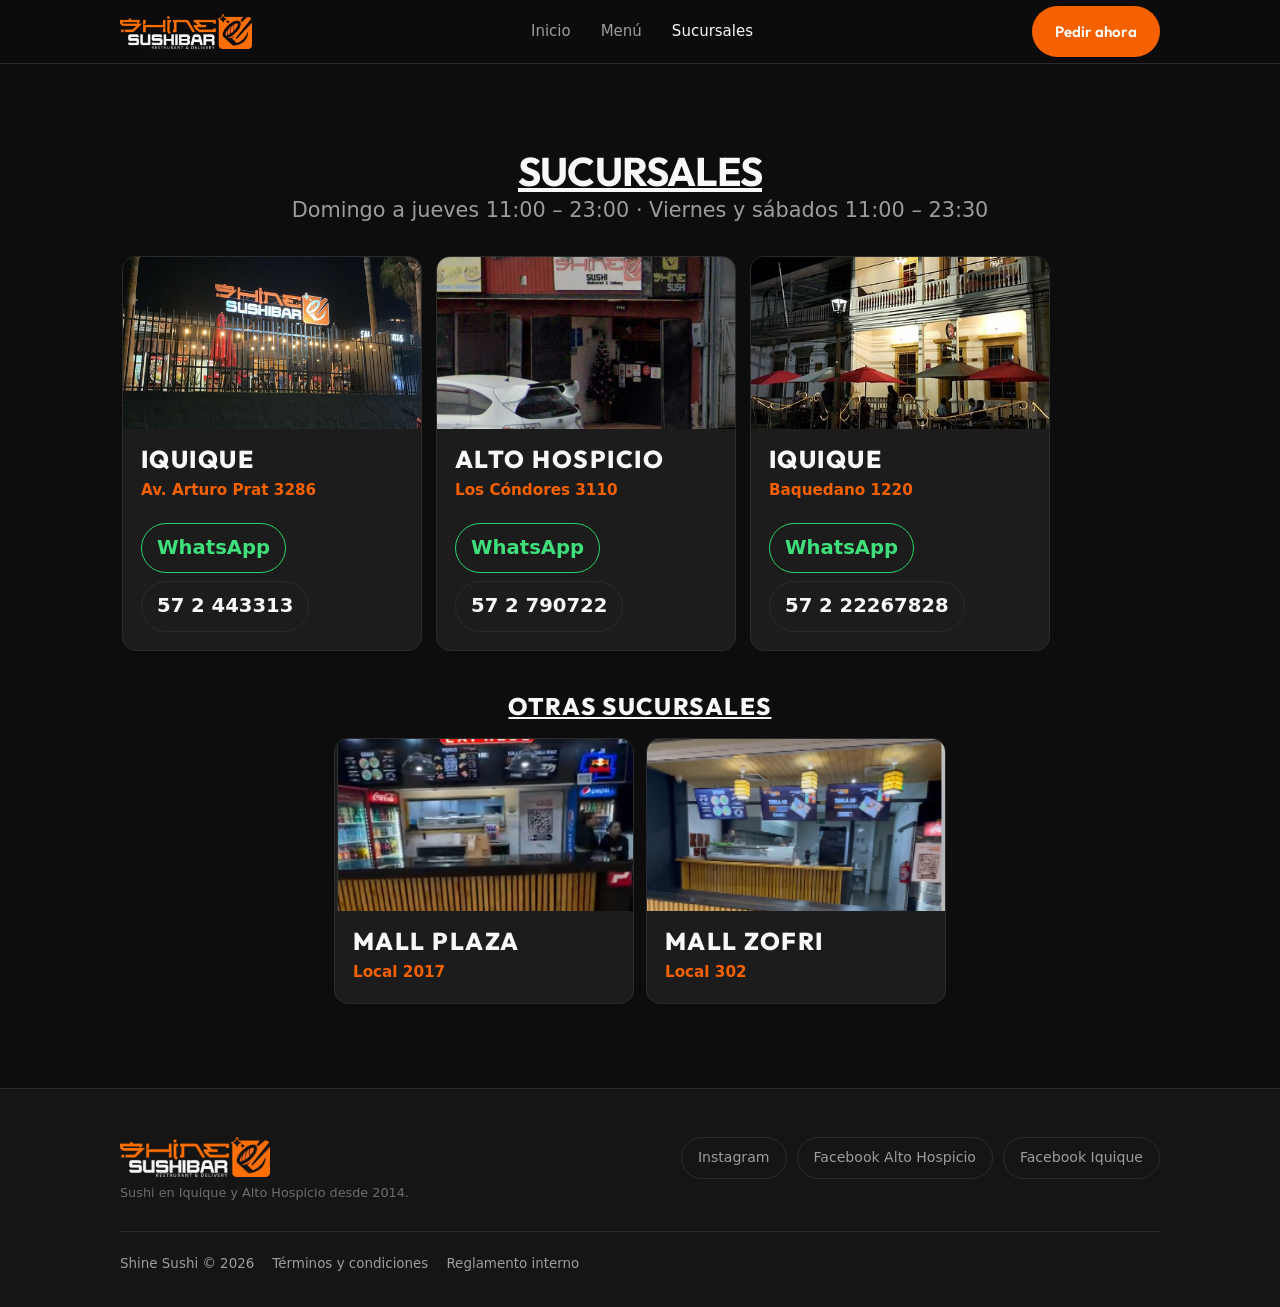
<file: sucursales.html>
<!DOCTYPE html>
<html lang="es">
  <head>
    <meta charset="utf-8" />
    <meta name="viewport" content="width=device-width, initial-scale=1" />
    <title>Sucursales | Shine Sushi</title>
    <meta
      name="description"
      content="Sucursales de Shine Sushi en Iquique y Alto Hospicio: Playa Brava, Baquedano y Alto Hospicio. Direcciones, horarios y pedidos por WhatsApp."
    />
    <meta name="theme-color" content="#0d0d0d" />

    <link rel="icon" type="image/png" sizes="32x32" href="static/assets/marca/favicon-32.png" />
    <link rel="icon" type="image/png" sizes="96x96" href="static/assets/marca/favicon-96.png" />
    <link rel="apple-touch-icon" href="static/assets/marca/favicon-96.png" />

    <link rel="preconnect" href="https://fonts.googleapis.com" />
    <link rel="preconnect" href="https://fonts.gstatic.com" crossorigin />
    <link
      href="https://fonts.googleapis.com/css2?family=Open+Sans:wght@400;600;700&family=Outfit:wght@400;600;700;800&display=swap"
      rel="stylesheet"
    />

    <link rel="stylesheet" href="static/styles/styles.css" />
  </head>
  <body>
    <a class="saltar-al-contenido" href="#contenido">Saltar al contenido</a>

    <header class="header">
      <div class="contenedor header__interior">
        <a class="header__marca" href="index.html" aria-label="Shine Sushi, ir al inicio">
          <img
            class="header__logo"
            src="static/assets/marca/logo.webp"
            alt="Shine Sushi"
            width="800"
            height="217"
          />
        </a>

        <nav class="header__nav" aria-label="Navegación principal">
          <a class="header__enlace" href="index.html">Inicio</a>
          <a class="header__enlace" href="menu.html">Menú</a>
          <a
            class="header__enlace header__enlace--activo"
            href="sucursales.html"
            aria-current="page"
            >Sucursales</a
          >
        </nav>

        <div class="header__acciones">
          <button class="boton boton--primario header__pedido" type="button" data-abrir-sucursal>
            Pedir ahora
          </button>

          <button
            class="hamburguesa"
            id="boton-menu"
            type="button"
            aria-expanded="false"
            aria-controls="nav-movil"
            aria-label="Abrir menú de navegación"
          >
            <span class="hamburguesa__linea"></span>
            <span class="hamburguesa__linea"></span>
            <span class="hamburguesa__linea"></span>
          </button>
        </div>
      </div>
    </header>

    <nav class="nav-movil" id="nav-movil" aria-label="Navegación móvil">
      <a class="nav-movil__enlace" href="index.html">Inicio</a>
      <a class="nav-movil__enlace" href="menu.html">Menú</a>
      <a class="nav-movil__enlace" href="sucursales.html">Sucursales</a>
    </nav>

    <main id="contenido">
      <section class="seccion sucursales">
        <div class="contenedor">
          <h1 class="seccion__titulo">SUCURSALES</h1>

          <p class="sucursales__horario">
            Domingo a jueves 11:00 – 23:00 · Viernes y sábados 11:00 – 23:30
          </p>

          <div class="carrusel carrusel--sucursales">
            <div class="carrusel__ventana">
              <button
                class="carrusel__flecha carrusel__flecha--izq"
                type="button"
                aria-label="Ver sucursales anteriores"
                hidden
              ></button>

              <ul class="carrusel__pista">
                <li
                  class="carrusel__celda sucursal"
                  data-coordenadas="-20.2506561,-70.1369835"
                  data-mapa-consulta="Av. Arturo Prat 3286, Iquique, Chile"
                  data-mapa-enlace="https://www.google.com/maps/place/Av.+Arturo+Prat+3286/@-20.2506561,-70.1369835,17z/data=!4m6!3m5!1s0x9152147a54a2e289:0xfafa69335016f513!8m2!3d-20.2506561!4d-70.1369835!16s%2Fg%2F11h01x3mgb"
                >
                  <img
                    class="sucursal__foto"
                    src="static/assets/sucursales/playabrava.png"
                    alt="Fachada de la sucursal Playa Brava de Shine Sushi"
                    width="594"
                    height="300"
                    loading="lazy"
                  />

                  <div class="sucursal__cuerpo">
                    <h2 class="sucursal__zona">
                      <button class="sucursal__detalle" type="button" data-abrir-detalle>
                        Iquique
                      </button>
                    </h2>
                    <p class="sucursal__direccion">Av. Arturo Prat 3286</p>

                    <div class="sucursal__acciones">
                      <a
                        class="sucursal__accion sucursal__accion--whatsapp"
                        href="https://wa.me/56572443313"
                        target="_blank"
                        rel="noopener"
                        >WhatsApp</a
                      >
                      <a class="sucursal__accion" href="tel:+56572443313">57 2 443313</a>
                    </div>
                  </div>
                </li>

                <li
                  class="carrusel__celda sucursal"
                  data-coordenadas="-20.2713410,-70.1046707"
                  data-mapa-consulta="Los Cóndores 3110, Alto Hospicio, Chile"
                >
                  <img
                    class="sucursal__foto"
                    src="static/assets/sucursales/altohospicio.png"
                    alt="Fachada de la sucursal Alto Hospicio de Shine Sushi"
                    width="529"
                    height="433"
                    loading="lazy"
                  />

                  <div class="sucursal__cuerpo">
                    <h2 class="sucursal__zona">
                      <button class="sucursal__detalle" type="button" data-abrir-detalle>
                        Alto Hospicio
                      </button>
                    </h2>
                    <p class="sucursal__direccion">Los Cóndores 3110</p>

                    <div class="sucursal__acciones">
                      <a
                        class="sucursal__accion sucursal__accion--whatsapp"
                        href="https://wa.me/56572790722"
                        target="_blank"
                        rel="noopener"
                        >WhatsApp</a
                      >
                      <a class="sucursal__accion" href="tel:+56572790722">57 2 790722</a>
                    </div>
                  </div>
                </li>

                <li
                  class="carrusel__celda sucursal"
                  data-coordenadas="-20.2197429,-70.1522836"
                  data-mapa-consulta="Baquedano 1220, Iquique, Chile"
                >
                  <img
                    class="sucursal__foto"
                    src="static/assets/sucursales/baquedano.jpg"
                    alt="Fachada de la sucursal Baquedano de Shine Sushi"
                    width="400"
                    height="300"
                    loading="lazy"
                  />

                  <div class="sucursal__cuerpo">
                    <h2 class="sucursal__zona">
                      <button class="sucursal__detalle" type="button" data-abrir-detalle>
                        Iquique
                      </button>
                    </h2>
                    <p class="sucursal__direccion">Baquedano 1220</p>

                    <div class="sucursal__acciones">
                      <a
                        class="sucursal__accion sucursal__accion--whatsapp"
                        href="https://wa.me/56222267828"
                        target="_blank"
                        rel="noopener"
                        >WhatsApp</a
                      >
                      <a class="sucursal__accion" href="tel:+56222267828">57 2 22267828</a>
                    </div>
                  </div>
                </li>
              </ul>

              <button
                class="carrusel__flecha carrusel__flecha--der"
                type="button"
                aria-label="Ver más sucursales"
                hidden
              ></button>
            </div>
          </div>

          <h2 class="sucursales__otras-titulo">Otras sucursales</h2>

          <ul class="sucursales__otras">
            <li
              class="sucursales__otra sucursal"
              data-coordenadas="-20.2327283,-70.1427897"
              data-mapa-consulta="Av. Héroes de la Concepción 2555, 1110003 Iquique, Tarapacá"
              data-mapa-enlace="https://www.google.com/maps/place/Mall+Plaza+Iquique/@-20.2327283,-70.1427897,17z/data=!4m6!3m5!1s0x915215bc3efe03d9:0xe1c9577a6f8ed42c!8m2!3d-20.2327283!4d-70.1427897!16s%2Fg%2F11bcf30ysz"
            >
              <img
                class="sucursal__foto"
                src="static/assets/sucursales/mallplaza.png"
                alt="Fachada de Shine Sushi en Mall Plaza"
                width="374"
                height="410"
                loading="lazy"
              />

              <div class="sucursal__cuerpo">
                <h3 class="sucursal__zona">
                  <button class="sucursal__detalle" type="button" data-abrir-detalle>
                    Mall Plaza
                  </button>
                </h3>
                <p
                  class="sucursal__direccion"
                  data-direccion-completa="Av. Héroes de la Concepción 2555 · Local 2017"
                >
                  Local 2017
                </p>
              </div>
            </li>

            <li
              class="sucursales__otra sucursal"
              data-coordenadas="-20.2055071,-70.1384475"
              data-mapa-consulta="Mall Zofri"
              data-mapa-enlace="https://www.google.com/maps/place/Mall+Zofri/@-20.2055071,-70.1384475,17z/data=!4m6!3m5!1s0x915216a618afce3f:0x9fd6d76340bc46c9!8m2!3d-20.2055071!4d-70.1384475!16s%2Fg%2F11b7tvrtp7"
            >
              <img
                class="sucursal__foto"
                src="static/assets/sucursales/mallzofri.png"
                alt="Fachada de Shine Sushi en Mall Zofri"
                width="249"
                height="336"
                loading="lazy"
              />

              <div class="sucursal__cuerpo">
                <h3 class="sucursal__zona">
                  <button class="sucursal__detalle" type="button" data-abrir-detalle>
                    Mall Zofri
                  </button>
                </h3>
                <p
                  class="sucursal__direccion"
                  data-direccion-completa="EDIFICIO CONVENCIONES S/N RECINTO AMURALLADO · Local 302"
                >
                  Local 302
                </p>
              </div>
            </li>
          </ul>
        </div>
      </section>
    </main>

    <footer class="footer">
      <div class="contenedor footer__interior">
        <div>
          <img
            class="footer__logo"
            src="static/assets/marca/logo.webp"
            alt="Shine Sushi"
            width="800"
            height="217"
          />
          <p class="footer__credito">Sushi en Iquique y Alto Hospicio desde 2014.</p>
        </div>

        <div class="footer__redes">
          <a class="footer__red" href="https://www.instagram.com/shinesushi/">Instagram</a>
          <a
            class="footer__red"
            href="https://www.facebook.com/search/top?q=Shine%20Sushi%20Alto%20Hospicio"
            >Facebook Alto Hospicio</a
          >
          <a
            class="footer__red"
            href="https://www.facebook.com/search/top?q=Shine%20Sushi%20Iquique"
            >Facebook Iquique</a
          >
        </div>
      </div>

      <div class="contenedor">
        <div class="footer__legal">
          <span>Shine Sushi © 2026</span>
          <a href="terminos-y-condiciones.html">Términos y condiciones</a>
          <a href="reglamento-interno.html">Reglamento interno</a>
        </div>
      </div>
    </footer>

    <dialog class="dialogo" id="dialogo-sucursal" aria-labelledby="dialogo-titulo">
      <div class="dialogo__panel">
        <button
          class="dialogo__cerrar"
          type="button"
          data-cerrar-sucursal
          aria-label="Cerrar"
        >
          ×
        </button>

        <h2 class="dialogo__titulo" id="dialogo-titulo">Elija una sucursal</h2>

        <div class="dialogo__opciones">
          <a class="opcion-sucursal opcion-sucursal--rojo" href="https://wa.me/56572443313">
            Whatsapp Playa Brava
          </a>

          <a class="opcion-sucursal opcion-sucursal--azul" href="https://wa.me/56222267828">
            WhatsApp Baquedano
          </a>

          <a class="opcion-sucursal opcion-sucursal--blanco" href="https://wa.me/56572790722">
            Whatsapp Alto Hospicio
          </a>
        </div>
      </div>
    </dialog>

    <dialog
      class="dialogo dialogo--detalle"
      id="dialogo-detalle-sucursal"
      aria-labelledby="detalle-titulo"
    >
      <div class="dialogo__panel">
        <button
          class="dialogo__cerrar"
          type="button"
          data-cerrar-detalle
          aria-label="Cerrar"
        >
          ×
        </button>

        <img class="detalle__foto" id="detalle-foto" alt="" />

        <h2 class="dialogo__titulo detalle__titulo" id="detalle-titulo"></h2>

        <p class="detalle__direccion" id="detalle-direccion"></p>

        <div class="detalle__acciones" id="detalle-acciones">
          <a class="sucursal__accion" id="detalle-fono" href=""></a>
          <a
            class="sucursal__accion sucursal__accion--whatsapp"
            id="detalle-whatsapp"
            href=""
            target="_blank"
            rel="noopener"
            >WhatsApp</a
          >
        </div>

        <div class="detalle__mapa" id="detalle-mapa" hidden>
          <iframe
            class="detalle__mapa-marco"
            id="detalle-mapa-marco"
            title="Vista previa de la ubicación en Google Maps"
            referrerpolicy="no-referrer-when-downgrade"
          ></iframe>

          <a
            class="detalle__mapa-enlace"
            id="detalle-mapa-enlace"
            href=""
            target="_blank"
            rel="noopener"
          >
            <span class="detalle__mapa-texto">Ver en Google Maps</span>
          </a>
        </div>
      </div>
    </dialog>

    <script type="module" src="static/js/app.js"></script>
  </body>
</html>
</file>
<file: static/styles/styles.css>
/* Shine Sushi - hoja de estilos. */
:root {
  --naranja: #f66100;
  --naranja-claro: #ff7d29;
  --negro: #0d0d0d;
  --carbon: #151515;
  --superficie: #1c1c1c;
  --superficie-alta: #232323;
  --borde: #2b2b2b;
  --texto: #f8f8f8;
  --texto-suave: #9d9d9d;
  --verde-abierto: #3ddc84;
  --rojo-cerrado: #ff5252;

  --verde-whatsapp: #25d366;
  --verde-whatsapp-claro: #3fe07c;

  --rojo-sucursal: #ff0303;
  --azul-sucursal: #0303ff;
  --blanco-sucursal: #ffffff;

  --fuente-titulo: "Outfit", system-ui, -apple-system, "Segoe UI", sans-serif;
  --fuente-texto: system-ui, -apple-system, "Segoe UI", Roboto, sans-serif;

  --ancho-maximo: 1080px;
  --altura-header: 64px;
  --radio: 14px;
  --radio-chico: 10px;
  --transicion: 180ms ease;
}

*,
*::before,
*::after {
  box-sizing: border-box;
}

html {
  scroll-behavior: smooth;
  scroll-padding-top: calc(var(--altura-header) + 24px);
}

body {
  margin: 0;
  background-color: var(--negro);
  color: var(--texto);
  font-family: var(--fuente-texto);
  font-size: 16px;
  line-height: 1.55;
  -webkit-font-smoothing: antialiased;
}

body:has(.dialogo[open]) {
  overflow: hidden;
}

img {
  display: block;
  max-width: 100%;
  height: auto;
}

a {
  color: inherit;
  text-decoration: none;
}

h1,
h2,
h3 {
  font-family: var(--fuente-titulo);
  line-height: 1.15;
  margin: 0;
  letter-spacing: -0.02em;
}

p {
  margin: 0;
}

button {
  font: inherit;
}

.contenedor {
  width: 100%;
  max-width: var(--ancho-maximo);
  margin: 0 auto;
  padding: 0 20px;
}

.saltar-al-contenido {
  position: absolute;
  left: -9999px;
  top: 0;
  z-index: 100;
  background-color: var(--naranja);
  color: #fff;
  padding: 12px 18px;
  border-radius: 0 0 var(--radio-chico) 0;
}

.saltar-al-contenido:focus {
  left: 0;
}

/* ------------------------------------------------------------------ header */

.header {
  position: sticky;
  top: 0;
  z-index: 50;
  display: flex;
  align-items: center;
  height: var(--altura-header);
  background-color: rgba(13, 13, 13, 0.82);
  backdrop-filter: blur(12px);
  border-bottom: 1px solid var(--borde);
}

.header__interior {
  display: flex;
  align-items: center;
  justify-content: space-between;
  gap: 12px;
}

.header__marca {
  display: flex;
  align-items: center;
  flex-shrink: 0;
}

.header__logo {
  width: 108px;
  height: auto;
}

.header__nav {
  display: none;
  align-items: center;
  gap: 4px;
}

.header__enlace {
  padding: 9px 13px;
  border-radius: 999px;
  font-size: 15px;
  font-weight: 500;
  color: var(--texto-suave);
  transition: color var(--transicion), background-color var(--transicion);
}

.header__enlace:hover,
.header__enlace:focus-visible {
  color: var(--texto);
  background-color: var(--superficie-alta);
}

.header__enlace--activo {
  color: var(--texto);
}

.header__acciones {
  display: flex;
  align-items: center;
  gap: 8px;
  flex-shrink: 0;
}

.header__pedido {
  padding: 10px 15px;
  font-size: 14px;
}

.hero__emblema {
  position: absolute;
  bottom: 26px;
  left: 50%;
  transform: translateX(-50%);
  width: 132px;
  height: auto;
}

/* -------------------------------------------------------------- hamburguesa */

.hamburguesa {
  display: inline-flex;
  flex-direction: column;
  justify-content: center;
  gap: 5px;
  width: 42px;
  height: 42px;
  padding: 0 10px;
  border: 1px solid var(--borde);
  border-radius: 12px;
  background-color: var(--superficie);
  cursor: pointer;
}

.hamburguesa__linea {
  display: block;
  width: 100%;
  height: 2px;
  border-radius: 2px;
  background-color: var(--texto);
  transition: transform var(--transicion), opacity var(--transicion);
}

.hamburguesa[aria-expanded="true"] .hamburguesa__linea:nth-child(1) {
  transform: translateY(7px) rotate(45deg);
}

.hamburguesa[aria-expanded="true"] .hamburguesa__linea:nth-child(2) {
  opacity: 0;
}

.hamburguesa[aria-expanded="true"] .hamburguesa__linea:nth-child(3) {
  transform: translateY(-7px) rotate(-45deg);
}

/* ------------------------------------------------------------ nav movil */

.nav-movil {
  position: fixed;
  top: var(--altura-header);
  left: 0;
  right: 0;
  z-index: 49;
  display: flex;
  flex-direction: column;
  padding: 6px 20px 14px;
  background-color: rgba(13, 13, 13, 0.97);
  backdrop-filter: blur(12px);
  border-bottom: 1px solid var(--borde);
  opacity: 0;
  transform: translateY(-10px);
  pointer-events: none;
  transition: opacity var(--transicion), transform var(--transicion);
}

.nav-movil--abierto {
  opacity: 1;
  transform: translateY(0);
  pointer-events: auto;
}

.nav-movil__enlace {
  padding: 15px 4px;
  border-bottom: 1px solid var(--borde);
  font-family: var(--fuente-titulo);
  font-size: 1.05rem;
  font-weight: 600;
}

.nav-movil__enlace:last-child {
  border-bottom: none;
}

/* -------------------------------------------------------------- botones */

.boton {
  display: inline-flex;
  align-items: center;
  justify-content: center;
  gap: 8px;
  padding: 13px 22px;
  border: 1px solid transparent;
  border-radius: 999px;
  font-family: var(--fuente-titulo);
  font-size: 15px;
  font-weight: 600;
  cursor: pointer;
  transition: background-color var(--transicion), border-color var(--transicion),
    transform var(--transicion);
}

.boton:active {
  transform: scale(0.98);
}

.boton--primario {
  background-color: var(--naranja);
  color: #fff;
}

.boton--primario:hover,
.boton--primario:focus-visible {
  background-color: var(--naranja-claro);
}

.boton--fantasma {
  background-color: rgba(255, 255, 255, 0.06);
  border-color: rgba(255, 255, 255, 0.18);
  color: var(--texto);
}

.boton--fantasma:hover,
.boton--fantasma:focus-visible {
  background-color: rgba(255, 255, 255, 0.12);
}

.boton--whatsapp {
  background-color: var(--verde-whatsapp);
  color: #0d0d0d;
}

.boton--whatsapp:hover,
.boton--whatsapp:focus-visible {
  background-color: var(--verde-whatsapp-claro);
}

.boton--bloque {
  width: 100%;
}

/* ------------------------------------------------------------------ hero */

.hero {
  position: relative;
  display: flex;
  align-items: center;
  min-height: min(88svh, 720px);
  padding: 24px 0 120px;
  overflow: hidden;
}

.hero__fondo {
  position: absolute;
  inset: 0;
  background-image: url("../assets/hero/hero-tako.webp");
  background-size: cover;
  background-position: center;
  z-index: -2;
}

.hero__velo {
  position: absolute;
  inset: 0;
  z-index: -1;
  background: linear-gradient(
      to top,
      var(--negro) 2%,
      rgba(13, 13, 13, 0.86) 38%,
      rgba(13, 13, 13, 0.42) 72%,
      rgba(13, 13, 13, 0.62) 100%
    );
}

.hero__contenido {
  max-width: 620px;
}

.hero__etiqueta {
  display: inline-flex;
  align-items: center;
  gap: 8px;
  padding: 6px 14px;
  margin-bottom: 20px;
  border: 1px solid var(--borde);
  border-radius: 999px;
  background-color: rgba(21, 21, 21, 0.7);
  font-size: 15px;
  font-weight: 500;
  letter-spacing: 0.02em;
  color: var(--texto-suave);
}

.estado__punto {
  width: 8px;
  height: 8px;
  border-radius: 50%;
  background-color: var(--texto-suave);
}

.estado--abierto .estado__punto {
  background-color: var(--verde-abierto);
  box-shadow: 0 0 0 4px rgba(61, 220, 132, 0.16);
}

.estado--cerrado .estado__punto {
  background-color: var(--rojo-cerrado);
  box-shadow: 0 0 0 4px rgba(255, 82, 82, 0.14);
}

.hero__titulo {
  font-size: clamp(2.4rem, 8vw, 4.2rem);
  font-weight: 800;
}

.hero__titulo span {
  color: var(--naranja);
}

.hero__bajada {
  margin-top: 18px;
  font-family: var(--fuente-titulo);
  font-size: clamp(1.1rem, 3.6vw, 1.4rem);
  font-weight: 600;
  color: #ececec;
}

.hero__acciones {
  display: flex;
  flex-wrap: wrap;
  gap: 12px;
  margin-top: 30px;
}

/* ------------------------------------------------------------- secciones */

.seccion {
  padding: 64px 0;
}

.seccion--alterna {
  background-color: var(--carbon);
  border-top: 1px solid var(--borde);
  border-bottom: 1px solid var(--borde);
}

.seccion__encabezado {
  max-width: 560px;
  margin-bottom: 32px;
}

.seccion__titulo {
  font-size: clamp(1.6rem, 5vw, 2.3rem);
  font-weight: 700;
}

.seccion__bajada {
  margin-top: 10px;
  color: var(--texto-suave);
}

/* ---------------------------------------------------------------- bandas */

.banda {
  display: flex;
  align-items: stretch;
  height: 104px;
  margin-bottom: 12px;
  background-color: var(--superficie);
  transition: background-color var(--transicion);
}

.banda:last-child {
  margin-bottom: 0;
}

.banda:hover,
.banda:focus-visible {
  background-color: var(--superficie-alta);
}

.banda__punta {
  flex: 0 0 20px;
  background-color: var(--naranja);
  clip-path: polygon(100% 0, 0 50%, 100% 100%);
}

.banda__punta--derecha {
  clip-path: polygon(0 0, 100% 50%, 0 100%);
}

.banda__nombre {
  flex: 1;
  display: flex;
  align-items: center;
  min-width: 0;
  padding-left: 16px;
  font-family: var(--fuente-titulo);
  font-size: 1.5rem;
  font-weight: 800;
  letter-spacing: 0.02em;
  text-transform: uppercase;
}

.banda__imagen {
  flex: 0 0 auto;
  width: 96px;
  height: 100%;
  object-fit: cover;
  object-position: center;
}

/* --------------------------------------------------------- promociones */

.promociones {
  padding-top: 0;
}

.promociones__caption {
  font-size: clamp(2.1rem, 7vw, 3.4rem);
  font-weight: 800;
  letter-spacing: -0.02em;
}

.promociones__bajada {
  margin-top: 10px;
  font-size: 1.05rem;
  color: var(--texto-suave);
}

.promocion {
  display: grid;
  grid-template-columns: 1fr;
  gap: 20px;
  width: 100%;
  margin-top: 22px;
  padding: 26px 24px;
  border: 1px solid var(--borde);
  border-left: 3px solid var(--naranja);
  border-radius: var(--radio);
  background-color: var(--superficie);
  background-image: linear-gradient(
    135deg,
    rgba(246, 97, 0, 0.12),
    rgba(246, 97, 0, 0) 62%
  );
  text-align: left;
  cursor: pointer;
  transition: border-color var(--transicion);
}

.promocion:hover,
.promocion:focus-visible {
  border-color: var(--naranja);
}

.promocion__texto {
  display: flex;
  flex-wrap: wrap;
  align-items: center;
  gap: 0 14px;
}

.promocion__etiqueta {
  font-family: var(--fuente-titulo);
  font-size: clamp(1.84rem, 7.2vw, 2.72rem);
  font-weight: 700;
  line-height: 1.05;
  letter-spacing: 0;
  text-transform: uppercase;
  color: var(--naranja);
}

.promocion__descuento {
  font-family: var(--fuente-titulo);
  font-size: clamp(2.3rem, 9vw, 3.4rem);
  font-weight: 800;
  line-height: 1.05;
  letter-spacing: -0.02em;
  color: var(--texto);
}

.promocion__detalle {
  flex: 0 0 100%;
  margin-top: 6px;
  font-family: var(--fuente-titulo);
  font-size: 1.35rem;
  font-weight: 600;
  color: #e6e6e6;
}

.promocion__flyer {
  display: none;
}

/* ------------------------------------------------- selector de flyer */

@media (min-width: 720px) {
  .promocion {
    grid-template-columns: 1fr 210px;
    align-items: center;
  }

  .promocion__flyer {
    display: block;
  }

  
  .promocion__imagen {
    display: block;
    width: 100%;
    aspect-ratio: 9 / 10;
    object-fit: contain;
  }
}

.dias {
  display: grid;
  grid-template-columns: repeat(7, 1fr);
  gap: 6px;
  margin-top: 18px;
}

.dia {
  padding: 11px 0;
  border: 1px solid var(--borde);
  border-radius: 0;
  background-color: var(--superficie);
  color: var(--texto-suave);
  font-family: var(--fuente-titulo);
  font-size: 0.92rem;
  font-weight: 700;
  cursor: pointer;
  transition: background-color var(--transicion), color var(--transicion),
    border-color var(--transicion);
}

.dia:hover,
.dia:focus-visible {
  color: var(--texto);
  border-color: var(--naranja);
}

.dia--hoy {
  border-color: var(--naranja);
  border-width: 2px;
  color: var(--texto);
}

.dia--activo {
  background-color: var(--naranja);
  border-color: var(--naranja);
  color: #fff;
}

.promocion__legal {
  margin-top: 18px;
  font-size: 0.82rem;
  color: #6d6d6d;
}

.promocion__lista {
  margin: 18px 0 0;
  padding-left: 20px;
  font-size: 0.9rem;
  color: var(--texto-suave);
}

.promocion__lista li {
  margin-bottom: 4px;
}

/* ------------------------------------------------------------------ menu */

.menu-encabezado {
  padding-top: 32px;
  padding-bottom: 0;
}

.menu-catalogo {
  padding-top: 28px;
}

/* ------------------------------------------------- descarga de la carta */

.seccion-descarga {
  padding-bottom: 0;
}

.descarga-carta {
  display: flex;
  align-items: center;
  justify-content: center;
  width: 100%;
  padding: 26px 24px;
  border: 1px solid var(--borde);
  border-left: 3px solid var(--naranja);
  border-radius: var(--radio);
  background-color: var(--superficie);
  background-image: linear-gradient(
    135deg,
    rgba(246, 97, 0, 0.12),
    rgba(246, 97, 0, 0) 62%
  );
  color: var(--texto);
  text-align: center;
  cursor: pointer;
  transition: border-color var(--transicion);
}

.descarga-carta:hover,
.descarga-carta:focus-visible {
  border-color: var(--naranja);
}

.descarga-carta__texto {
  font-family: var(--fuente-titulo);
  font-size: clamp(1.6rem, 6vw, 2.4rem);
  font-weight: 800;
  letter-spacing: -0.01em;
}

/* ------------------------------------------------- categorias plegables */

.catalogo__categoria {
  margin-bottom: 16px;
  border: 1px solid var(--borde);
  border-radius: var(--radio);
  background-color: var(--superficie);
  background-image: url("../assets/fondos/black_background.png");
  overflow: hidden;
  scroll-margin-top: calc(var(--altura-header) + 20px);
}

.catalogo__categoria:last-child {
  margin-bottom: 0;
}

.catalogo__cabecera {
  display: flex;
  align-items: center;
  justify-content: space-between;
  gap: 16px;
  padding: 20px 22px;
  cursor: pointer;
  list-style: none;
}

.catalogo__cabecera::-webkit-details-marker {
  display: none;
}

.catalogo__cabecera:hover {
  background-color: rgba(255, 255, 255, 0.04);
}

.catalogo__titulo {
  font-size: clamp(1.8rem, 6.6vw, 2.4rem);
  font-weight: 800;
}

.catalogo__indicador {
  flex: 0 0 auto;
  width: 12px;
  height: 12px;
  border-right: 3px solid var(--naranja);
  border-bottom: 3px solid var(--naranja);
  transform: rotate(45deg);
  transition: transform var(--transicion);
}

.catalogo__categoria[open] .catalogo__indicador {
  transform: rotate(-135deg);
}

.catalogo__cuerpo {
  padding: 24px 22px 30px;
  border-top: 1px solid var(--borde);
}

.catalogo__bloque {
  margin-bottom: 34px;
}

.catalogo__bloque:last-child {
  margin-bottom: 0;
}

.catalogo__bloque-titulo {
  margin-bottom: 18px;
  font-size: clamp(1.675rem, 5.8vw, 2.075rem);
  font-weight: 700;
}

/* ------------------------------------------------- banda deslizable */

.carrusel {
  margin-bottom: 32px;
}

.carrusel:last-child {
  margin-bottom: 0;
}

.carrusel__badge {
  display: inline-block;
  margin-bottom: 14px;
  padding: 7px 15px;
  border-radius: 999px;
  background-color: var(--naranja);
  font-family: var(--fuente-titulo);
  font-size: 1rem;
  font-weight: 800;
  letter-spacing: 0.06em;
  text-transform: uppercase;
  color: #0d0d0d;
}

.carrusel__ventana {
  position: relative;
}

.carrusel__pista {
  display: flex;
  gap: 14px;
  margin: 0;
  padding: 2px;
  list-style: none;
  overflow-x: auto;
  overflow-y: hidden;
  scroll-snap-type: x mandatory;
  scroll-padding-inline: 2px;
  overscroll-behavior-x: contain;
  -webkit-overflow-scrolling: touch;
  scrollbar-width: none;
}

.carrusel__pista::-webkit-scrollbar {
  display: none;
}

@media (hover: hover) and (pointer: fine) {
  .carrusel__pista {
    cursor: grab;
  }
}

.carrusel__pista--arrastrando {
  cursor: grabbing;
  scroll-snap-type: none;
  user-select: none;
}

/* La pista con cinta se mueve sola: el iman de celdas pelea con el avance, que
   escribe el desplazamiento en cada cuadro. */
.carrusel__pista[data-carrusel-velocidad] {
  scroll-snap-type: none;
}

.carrusel__celda {
  display: flex;
  flex: 0 0 auto;
  flex-direction: column;
  width: 214px;
  overflow: hidden;
  border: 1px solid var(--borde);
  border-radius: var(--radio);
  background-color: var(--superficie);
  cursor: pointer;
  scroll-snap-align: start;
  transition: border-color var(--transicion), transform var(--transicion);
}

.carrusel__celda:hover,
.carrusel__celda:focus-within {
  border-color: var(--naranja);
  transform: translateY(-2px);
}

.carrusel__marco {
  aspect-ratio: 4 / 3;
  overflow: hidden;
  background-color: var(--superficie-alta);
}

.carrusel__foto {
  width: 100%;
  height: 100%;
  object-fit: cover;
  pointer-events: none;
}

.carrusel__titulo {
  padding: 13px 14px 0;
  font-size: 1rem;
  font-weight: 600;
}

.carrusel__detalle {
  display: -webkit-box;
  -webkit-box-orient: vertical;
  -webkit-line-clamp: 4;
  overflow: hidden;
  padding: 7px 14px 0;
  font-size: 0.86rem;
  line-height: 1.45;
  color: var(--texto-suave);
}

.carrusel__incluye {
  padding: 7px 14px 0;
  font-size: 0.82rem;
  color: var(--naranja);
}

.carrusel__precio {
  display: block;
  margin-top: auto;
  padding: 12px 14px 15px;
  font-family: var(--fuente-titulo);
  font-size: 1.15rem;
  font-weight: 700;
}

/* ------------------------------------------------- flechas de la banda */

.carrusel__flecha {
  position: absolute;
  top: 50%;
  z-index: 2;
  display: inline-flex;
  align-items: center;
  justify-content: center;
  width: 44px;
  height: 44px;
  padding: 0;
  border: 1px solid rgba(255, 255, 255, 0.12);
  border-radius: 50%;
  background-color: rgba(13, 13, 13, 0.5);
  backdrop-filter: blur(6px);
  cursor: pointer;
  transform: translateY(-50%);
  transition: border-color var(--transicion), background-color var(--transicion);
}

.carrusel__flecha[hidden] {
  display: none;
}

.carrusel__flecha:hover,
.carrusel__flecha:focus-visible {
  border-color: var(--naranja);
  background-color: rgba(13, 13, 13, 0.82);
}

.carrusel__flecha::before {
  content: "";
  width: 19px;
  height: 19px;
  background-color: var(--naranja);
  clip-path: polygon(100% 0, 0 50%, 100% 100%);
  filter: drop-shadow(0 1px 3px rgba(0, 0, 0, 0.85));
}

.carrusel__flecha--izq {
  left: -10px;
}

.carrusel__flecha--der {
  right: -10px;
}

.carrusel__flecha--der::before {
  transform: scaleX(-1);
}

.parentesis {
  color: var(--naranja);
}

/* Dentro del badge naranja el parentesis se atenua en vez de repetir el color. */
.carrusel__badge .parentesis {
  color: inherit;
  opacity: 0.62;
}

/* ------------------------------------------------------------- sucursales */

.sucursales__horario {
  margin-bottom: 28px;
  font-size: 1.3rem;
  color: var(--texto-suave);
  text-align: center;
}

.sucursales .seccion__titulo {
  text-align: center;
  text-decoration: underline;
  font-size: clamp(1.75rem, 5.4vw, 2.5rem);
}

.sucursales__otras-titulo {
  margin-top: 40px;
  margin-bottom: 18px;
  font-family: var(--fuente-titulo);
  font-size: 1.5rem;
  font-weight: 800;
  letter-spacing: 0.06em;
  text-transform: uppercase;
  text-decoration: underline;
  color: var(--texto);
  text-align: center;
}

.sucursales__otras {
  display: flex;
  flex-wrap: wrap;
  justify-content: center;
  gap: 12px;
  margin: 0;
  padding: 0;
  list-style: none;
}

.sucursales__otra {
  display: flex;
  flex-direction: column;
  width: 268px;
  overflow: hidden;
  border: 1px solid var(--borde);
  border-radius: var(--radio);
  background-color: var(--superficie);
  transition: border-color var(--transicion), transform var(--transicion);
}

.sucursales__otra:hover,
.sucursales__otra:focus-within {
  border-color: var(--naranja);
  transform: translateY(-2px);
}

/* -------------------------------------------- sucursales destacadas (home) */

.sucursales-destacadas__caption {
  font-size: clamp(1.6rem, 5vw, 2.2rem);
  font-weight: 800;
  letter-spacing: -0.02em;
}

.sucursales-destacadas__bajada {
  margin-top: 10px;
  margin-bottom: 22px;
  color: var(--texto-suave);
}

.sucursales-destacadas__encabezado {
  display: flex;
  flex-wrap: wrap;
  align-items: flex-start;
  justify-content: space-between;
  gap: 16px;
}

/* -------------------------------------------------- horario de atencion */

.horario {
  width: fit-content;
  max-width: 100%;
  margin: 26px auto 0;
  padding: 13px 22px;
  border: 1px solid var(--borde);
  border-radius: var(--radio);
  background-color: var(--superficie);
  text-align: center;
}

.horario__titulo {
  font-family: var(--fuente-titulo);
  font-size: 0.78rem;
  font-weight: 700;
  letter-spacing: 0.1em;
  text-transform: uppercase;
  color: var(--naranja);
}

.horario__texto {
  margin-top: 6px;
  font-size: 1.02rem;
  font-weight: 600;
  color: var(--texto-suave);
}

/* ------------------------------------------------- interruptor de carrusel */

.interruptor {
  display: inline-flex;
  align-items: center;
  gap: 10px;
  padding: 5px 14px 5px 6px;
  border: 1px solid var(--borde);
  border-radius: 999px;
  background-color: var(--superficie);
  color: var(--texto-suave);
  font-family: inherit;
  font-size: 0.82rem;
  font-weight: 700;
  letter-spacing: 0.02em;
  cursor: pointer;
  transition: border-color var(--transicion), color var(--transicion);
}

.interruptor:hover,
.interruptor:focus-visible {
  border-color: var(--naranja);
  color: var(--texto);
}

.interruptor__riel {
  position: relative;
  display: inline-block;
  width: 42px;
  height: 22px;
  border-radius: 999px;
  background-color: var(--negro);
  box-shadow: inset 0 0 0 1px var(--borde);
  transition: background-color var(--transicion), box-shadow var(--transicion);
}

.interruptor__riel::before {
  content: "";
  position: absolute;
  top: 3px;
  left: 3px;
  width: 16px;
  height: 16px;
  border-radius: 50%;
  background-color: #5f5f5f;
  transition: transform var(--transicion), background-color var(--transicion);
}

/* Encendido: el riel se prende en naranja y la perilla se corre al otro lado. */
.interruptor[aria-checked="true"] {
  color: var(--texto);
}

.interruptor[aria-checked="true"] .interruptor__riel {
  background-color: var(--naranja);
  box-shadow: inset 0 0 0 1px var(--naranja);
}

.interruptor[aria-checked="true"] .interruptor__riel::before {
  transform: translateX(20px);
  background-color: var(--negro);
}

.carrusel--sucursales .carrusel__celda {
  width: 268px;
}

.sucursal {
  position: relative;
  padding: 0;
  overflow: hidden;
}

.sucursal__detalle {
  padding: 0;
  border: 0;
  background: none;
  font: inherit;
  letter-spacing: inherit;
  text-transform: inherit;
  color: inherit;
  text-align: inherit;
  cursor: pointer;
}

.sucursal__detalle::after {
  content: "";
  position: absolute;
  inset: 0;
}

.sucursal__foto {
  display: block;
  width: 100%;
  height: 172px;
  object-fit: cover;
}

.sucursal__cuerpo {
  display: flex;
  flex: 1;
  flex-direction: column;
  gap: 6px;
  padding: 16px 18px 18px;
}

.sucursal__zona {
  font-family: var(--fuente-titulo);
  font-size: 1.525rem;
  font-weight: 800;
  letter-spacing: 0.06em;
  text-transform: uppercase;
  color: var(--texto);
}

.sucursal__direccion {
  font-size: 0.95rem;
  font-weight: 600;
  color: var(--naranja);
}

.sucursal__acciones {
  position: relative;
  z-index: 1;
  display: flex;
  flex-wrap: wrap;
  gap: 8px;
  margin-top: auto;
  padding-top: 14px;
}

.sucursal__accion {
  padding: 9px 15px;
  border: 1px solid var(--borde);
  border-radius: 999px;
  font-size: 1.225rem;
  font-weight: 600;
  color: var(--texto);
  transition: border-color var(--transicion), color var(--transicion);
}

.sucursal__accion:hover,
.sucursal__accion:focus-visible {
  border-color: var(--naranja);
}

.sucursal__accion--whatsapp {
  border-color: var(--verde-whatsapp);
  color: var(--verde-whatsapp-claro);
}

.sucursal__accion--whatsapp:hover,
.sucursal__accion--whatsapp:focus-visible {
  border-color: var(--verde-whatsapp-claro);
}

/* ---------------------------------------------------------------- footer */

.footer {
  padding: 48px 0 32px;
  border-top: 1px solid var(--borde);
  background-color: var(--carbon);
}

.footer__interior {
  display: flex;
  flex-direction: column;
  gap: 24px;
}

.footer__logo {
  width: 150px;
}

.footer__redes {
  display: flex;
  flex-wrap: wrap;
  gap: 10px;
}

.footer__red {
  padding: 9px 16px;
  border: 1px solid var(--borde);
  border-radius: 999px;
  font-size: 0.88rem;
  color: var(--texto-suave);
  transition: color var(--transicion), border-color var(--transicion);
}

.footer__red:hover,
.footer__red:focus-visible {
  color: var(--texto);
  border-color: var(--naranja);
}

.footer__legal {
  display: flex;
  flex-wrap: wrap;
  gap: 8px 18px;
  padding-top: 22px;
  margin-top: 28px;
  border-top: 1px solid var(--borde);
  font-size: 0.84rem;
  color: var(--texto-suave);
}

.footer__credito {
  margin-top: 6px;
  font-size: 0.8rem;
  color: #6d6d6d;
}

/* ------------------------------------------------- selector de sucursal */

.dialogo {
  width: min(430px, calc(100vw - 32px));
  padding: 0;
  border: 1px solid var(--borde);
  border-radius: 20px;
  background-color: var(--superficie);
  color: var(--texto);
}

.dialogo::backdrop {
  background-color: rgba(0, 0, 0, 0.72);
  backdrop-filter: blur(4px);
}

.dialogo__panel {
  position: relative;
  padding: 28px 24px 24px;
}

.dialogo__cerrar {
  position: absolute;
  top: 14px;
  right: 14px;
  display: inline-flex;
  align-items: center;
  justify-content: center;
  width: 36px;
  height: 36px;
  border: 1px solid var(--borde);
  border-radius: 50%;
  background-color: var(--superficie-alta);
  color: var(--texto);
  font-size: 20px;
  line-height: 1;
  cursor: pointer;
}

.dialogo__titulo {
  padding-right: 44px;
  font-size: 1.85rem;
  font-weight: 700;
}

.dialogo__opciones {
  display: flex;
  flex-direction: column;
  gap: 10px;
  margin-top: 24px;
}

.opcion-sucursal {
  display: flex;
  align-items: center;
  justify-content: center;
  padding: 17px 18px;
  border-radius: 0;
  font-family: "Open Sans", system-ui, sans-serif;
  font-size: 1.02rem;
  font-weight: 700;
  letter-spacing: 0.02em;
  text-transform: uppercase;
  text-align: center;
  color: #fff;
  transition: filter var(--transicion), transform var(--transicion);
}

.opcion-sucursal:hover,
.opcion-sucursal:focus-visible {
  filter: brightness(1.14);
  transform: translateY(-1px);
}

.opcion-sucursal--rojo {
  background-color: var(--rojo-sucursal);
}

.opcion-sucursal--azul {
  background-color: var(--azul-sucursal);
}

.opcion-sucursal--blanco {
  background-color: var(--blanco-sucursal);
  color: #0d0d0d;
}

.opcion-sucursal--blanco:hover,
.opcion-sucursal--blanco:focus-visible {
  filter: brightness(0.92);
}

/* --------------------------------------------------- detalle de sucursal */

.dialogo--detalle {
  width: min(480px, calc(100vw - 32px));
}

.detalle__foto {
  display: block;
  width: 100%;
  height: 220px;
  border-radius: var(--radio);
  background-color: var(--superficie-alta);
  object-fit: cover;
}

.detalle__titulo {
  margin-top: 20px;
  font-family: var(--fuente-titulo);
  font-size: 1.5rem;
  font-weight: 800;
  letter-spacing: 0.06em;
  text-transform: uppercase;
}

.detalle__direccion {
  margin-top: 6px;
  font-size: 1rem;
  font-weight: 600;
  color: var(--naranja);
}

.detalle__acciones {
  display: flex;
  flex-wrap: wrap;
  gap: 10px;
  margin-top: 22px;
}

/* Vista previa del mapa: el iframe no recibe gestos, el enlace que lo tapa se
   lleva el click y abre Google Maps en otra pestana. */
.detalle__mapa {
  position: relative;
  height: 220px;
  margin-top: 22px;
  border: 1px solid var(--borde);
  border-radius: var(--radio);
  background-color: var(--superficie-alta);
  overflow: hidden;
}

.detalle__mapa[hidden] {
  display: none;
}

.detalle__mapa-marco {
  display: block;
  width: 100%;
  height: 100%;
  border: 0;
  pointer-events: none;
}

.detalle__mapa-enlace {
  position: absolute;
  top: 0;
  right: 0;
  bottom: 0;
  left: 0;
  display: flex;
  align-items: flex-end;
  justify-content: flex-end;
  padding: 12px;
  transition: background-color var(--transicion);
}

.detalle__mapa-enlace:hover,
.detalle__mapa-enlace:focus-visible {
  background-color: rgba(0, 0, 0, 0.3);
}

.detalle__mapa-texto {
  padding: 7px 14px;
  border-radius: 999px;
  background-color: rgba(13, 13, 13, 0.84);
  font-family: var(--fuente-titulo);
  font-size: 0.82rem;
  font-weight: 700;
  letter-spacing: 0.04em;
  text-transform: uppercase;
  color: var(--naranja);
}

/* ---------------------------------------------------- detalle de producto */

.dialogo--producto .detalle__titulo {
  font-size: 30px;
}

.dialogo--producto .detalle__foto {
  margin-top: 16px;
}

.detalle__descripcion {
  margin-top: 24px;
  font-size: 21.2px;
  line-height: 1.5;
  color: var(--texto);
}

.detalle__precio {
  display: block;
  margin-top: 16px;
  font-family: var(--fuente-titulo);
  font-size: 28.4px;
  font-weight: 800;
  color: var(--naranja);
}

/* ----------------------------------------------------- flyer en dialogo */

.dialogo--flyer {
  width: auto;
  max-width: min(92vw, 520px);
  border: 3px solid var(--naranja);
  border-radius: 22px;
  background-color: var(--negro);
  overflow: hidden;
}

.flyer__imagen {
  display: block;
  width: 100%;
  max-height: 76svh;
  object-fit: contain;
}

.flyer__cerrar {
  position: absolute;
  top: 10px;
  right: 10px;
  z-index: 2;
  display: inline-flex;
  align-items: center;
  justify-content: center;
  width: 38px;
  height: 38px;
  border: 1px solid var(--borde);
  border-radius: 50%;
  background-color: rgba(13, 13, 13, 0.85);
  color: var(--texto);
  font-size: 20px;
  line-height: 1;
  cursor: pointer;
}

/* -------------------------------------------------- selector de cartas */

.dialogo--cartas {
  width: min(1080px, calc(100vw - 32px));
}

.cartas-dialogo {
  display: grid;
  gap: 20px;
  margin-top: 28px;
}

.carta-opcion {
  display: block;
  overflow: hidden;
  border: 1px solid var(--borde);
  border-radius: var(--radio-chico);
  transition: border-color var(--transicion), transform var(--transicion);
}

.carta-opcion:hover,
.carta-opcion:focus-visible {
  border-color: var(--naranja);
  transform: translateY(-2px);
}

.carta-opcion__imagen {
  display: block;
  width: 100%;
  height: auto;
  aspect-ratio: 4 / 3;
  object-fit: cover;
}

.carta-bloque {
  display: flex;
  flex-direction: column;
  gap: 12px;
}

.carta-badge {
  align-self: center;
  padding: 7px 16px;
  border: 1px solid var(--naranja);
  border-radius: 999px;
  background-color: var(--negro);
  font-family: var(--fuente-titulo);
  font-size: 1rem;
  font-weight: 800;
  letter-spacing: 0.06em;
  text-transform: uppercase;
  color: var(--texto);
}

@media (min-width: 720px) {
  .cartas-dialogo {
    grid-template-columns: repeat(3, 1fr);
  }
}

/* -------------------------------------------------------------- escritorio */

@media (min-width: 720px) {
  .header__logo {
    width: 132px;
  }

  .header__nav {
    display: flex;
  }

  .header__pedido {
    padding: 13px 22px;
    font-size: 15px;
  }

  .hamburguesa,
  .nav-movil {
    display: none;
  }

  .hero__emblema {
    width: 156px;
  }

  
  .hero {
    align-items: center;
    padding-top: 24px;
    padding-bottom: 130px;
  }

  .banda {
    height: 132px;
    margin-bottom: 16px;
  }

  .banda__punta {
    flex-basis: 28px;
  }

  .banda__nombre {
    padding-left: 28px;
    font-size: 2rem;
  }

  .banda__imagen {
    width: 260px;
  }

  .carrusel__celda {
    width: 252px;
  }

  .carrusel--sucursales .carrusel__celda {
    width: 300px;
  }

  .sucursales__otra {
    width: 300px;
  }

  .seccion {
    padding: 84px 0;
  }

  .seccion-descarga {
    padding-bottom: 0;
  }

  .menu-encabezado {
    padding-top: 32px;
    padding-bottom: 0;
  }

  .menu-catalogo {
    padding-top: 28px;
  }

  .footer__interior {
    flex-direction: row;
    align-items: flex-start;
    justify-content: space-between;
  }
}

@media (prefers-reduced-motion: reduce) {
  html {
    scroll-behavior: auto;
  }

  *,
  *::before,
  *::after {
    transition-duration: 0.01ms !important;
  }
}
</file>
